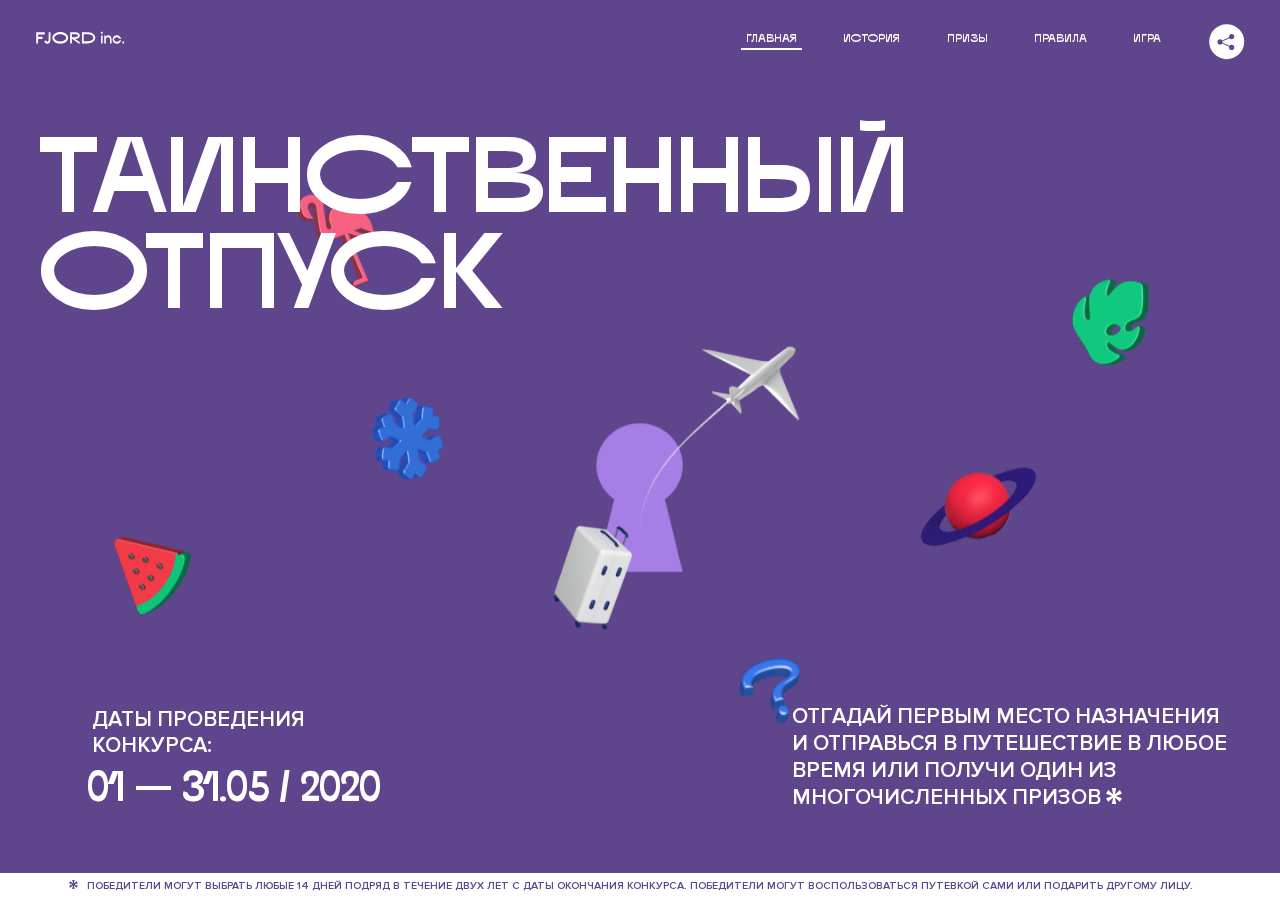
<file: 1/index.html>
<!DOCTYPE html>
<html lang="ru">
<head>
  <meta charset="UTF-8">
  <meta name="description" content="">
  <meta name="viewport" content="width=device-width, initial-scale=1.0">
  <meta http-equiv="X-UA-Compatible" content="ie=edge">
  <title>Mysterious Vacation</title>
<link href="css/style.min.css" rel="stylesheet">  <base href="https://htmlacademy-animation.github.io/2415107-magic-vacation-1/1/">
</head>
<body>

  <header class="page-header js-header">
    <div class="page-header__wrapper">
      <a href="#" class="page-header__logo" aria-label="Перейти на страницу FJORD.Inc">
        <svg width="100" height="15" viewBox="0 0 100 15" fill="none" xmlns="http://www.w3.org/2000/svg">
          <path d="M0.26 1.4V14H2.276V8.906H7.334V6.44H2.276V3.848H9.872V1.4H0.26ZM12.733 14.36C15.127 14.36 16.243 12.65 16.243 9.5V1.4H14.263V8.96C14.263 11.21 13.723 11.876 12.733 11.876C11.833 11.876 11.473 11.3 11.347 10.58L9.36702 10.94C9.63702 13.046 10.663 14.36 12.733 14.36ZM18.3918 7.7C18.3918 11.372 22.3878 14.36 27.3198 14.36C32.2518 14.36 36.2478 11.372 36.2478 7.7C36.2478 4.028 32.2518 1.04 27.3198 1.04C22.3878 1.04 18.3918 4.028 18.3918 7.7ZM20.6058 7.7C20.6058 5.378 23.6118 3.524 27.3198 3.524C30.9918 3.524 33.9798 5.378 33.9798 7.7C33.9798 10.004 30.9918 11.858 27.3198 11.858C23.6118 11.858 20.6058 10.004 20.6058 7.7ZM40.403 14V8.906H40.799L49.079 14.702V12.38L44.039 8.906H44.201C47.999 8.906 49.277 7.304 49.277 5.162C49.277 3.092 47.999 1.4 44.201 1.4H38.387V14H40.403ZM43.535 3.722C45.785 3.722 47.045 4.136 47.045 5.432C47.045 6.764 45.785 7.034 43.535 7.034H40.403V3.722H43.535ZM51.6936 1.382V14H57.8676C62.7456 14 66.7236 11.534 66.7236 7.7C66.7236 3.848 62.7456 1.382 57.8676 1.382H51.6936ZM53.7096 11.624V3.722H57.5436C61.5396 3.722 64.4916 5.018 64.4916 7.7C64.4916 10.238 61.5396 11.624 57.5436 11.624H53.7096ZM73.1832 14.018H74.9832V5H73.1832V14.018ZM72.9132 1.976C72.9132 2.57 73.3992 3.092 74.0832 3.092C74.7492 3.092 75.2352 2.57 75.2352 1.976C75.2352 1.382 74.7672 0.805999 74.0832 0.805999C73.3812 0.805999 72.9132 1.382 72.9132 1.976ZM76.7867 14H78.5687V9.104C78.7487 8.006 79.5947 6.962 81.0887 6.962C82.1147 6.962 83.2667 7.448 83.2667 9.554V14H85.0487V9.014C85.0487 6.152 83.2307 4.73 81.3587 4.73C79.9187 4.73 79.0727 5.558 78.5687 6.854V5H76.7867V14ZM90.9898 14.27C93.5098 14.27 95.3818 12.506 95.7238 10.328H94.0498C93.7258 11.3 92.6998 12.02 90.9898 12.02C88.8478 12.02 87.7678 10.922 87.7678 9.59C87.7678 8.24 88.8478 6.962 90.9898 6.962C92.7538 6.962 93.7978 7.844 94.0858 8.924H95.7418C95.4358 6.71 93.6178 4.73 90.9898 4.73C88.0918 4.73 86.1298 7.124 86.1298 9.59C86.1298 12.074 88.1278 14.27 90.9898 14.27ZM97.0693 12.938C97.0693 13.658 97.5553 14.144 98.2753 14.144C98.9953 14.144 99.4813 13.658 99.4813 12.938C99.4813 12.2 98.9953 11.714 98.2753 11.714C97.5553 11.714 97.0693 12.2 97.0693 12.938Z" fill="currentColor"></path>
        </svg>
      </a>
      <button class="page-header__toggler js-menu-toggler" type="button" aria-label="Управление мобильным меню"><span>Меню</span></button>
      <nav class="page-header__nav">
        <div class="page-header__menu js-menu" id="menu">
          <ul>
            <li>
              <a class="js-menu-link active" href="#top" data-href="top">главная</a>
            </li>
            <li>
              <a class="js-menu-link" href="#story" data-href="story">история</a>
            </li>
            <li>
              <a class="js-menu-link" href="#prizes" data-href="prizes">призы</a>
            </li>
            <li>
              <a class="js-menu-link" href="#rules" data-href="rules">правила</a>
            </li>
            <li>
              <a class="js-menu-link" href="#game" data-href="game">игра</a>
            </li>
          </ul>
        </div>
        <div class="page-header__social">
          <div class="social-block js-social-block">
            <button class="social-block__toggler" aria-label="Управлять блоком с социальными кнопками">
              <svg width="26" height="22" viewBox="0 0 27 22" fill="none" xmlns="http://www.w3.org/2000/svg">
                <path d="M19.6721 7.43664C21.6273 7.43664 23.213 5.85095 23.213 3.89566C23.213 1.94037 21.6273 0.354675 19.6721 0.354675C17.7168 0.354675 16.1311 1.94037 16.1311 3.89566C16.1311 4.19968 16.1728 4.49178 16.2458 4.77345L7.21751 8.95527C6.57519 8.05214 5.52303 7.46049 4.33078 7.46049C2.37549 7.46049 0.789795 9.04618 0.789795 11.0015C0.789795 12.9568 2.37549 14.5425 4.33078 14.5425C5.52303 14.5425 6.57668 13.9508 7.21751 13.0477L16.2458 17.2295C16.1743 17.5112 16.1311 17.8033 16.1311 18.1073C16.1311 20.0626 17.7168 21.6483 19.6721 21.6483C21.6273 21.6483 23.213 20.0626 23.213 18.1073C23.213 16.152 21.6273 14.5663 19.6721 14.5663C18.4798 14.5663 17.4262 15.158 16.7853 16.0611L7.75701 11.8793C7.82854 11.5976 7.87176 11.3055 7.87176 11.0015C7.87176 10.6974 7.83003 10.4053 7.75701 10.1237L16.7853 5.94186C17.4262 6.84499 18.4783 7.43664 19.6721 7.43664Z" fill="currentColor"></path>
              </svg>
            </button>
            <ul class="social-block__list">
              <li>
                <a class="social-block__link social-block__link--fb" href="#" aria-label="Мы на Facebook">
                  <svg width="8" height="17" viewBox="0 0 8 17" fill="none" xmlns="http://www.w3.org/2000/svg">
                    <path d="M4.24646 16.9899H1.09275L1.05793 8.49828H0V5.30707H1.05793V3.81124C1.05793 1.42084 2.57654 0 5.21735 0H7.41758V3.18585H5.30841C4.28262 3.18585 4.2478 3.48582 4.2478 4.24914V5.30707H7.42964L7.16716 8.49828H4.2478V16.9899H4.24646Z" fill="currentColor"></path>
                  </svg>
                </a>
              </li>
              <li>
                <a class="social-block__link social-block__link--insta" href="#" aria-label="Мы в Instagram">
                  <svg width="15" height="15" viewBox="0 0 15 15" fill="none" xmlns="http://www.w3.org/2000/svg">
                    <path d="M11.0197 0H4.19806C2.14246 0 0.471191 1.66993 0.471191 3.72285V10.5499C0.471191 12.6082 2.14112 14.2727 4.19806 14.2727H11.0197C13.0753 14.2727 14.7466 12.6082 14.7466 10.5499V3.72285C14.7466 1.67127 13.0753 0 11.0197 0ZM11.0197 12.4849H4.19806C3.13076 12.4849 2.26432 11.6158 2.26432 10.5512V3.72419C2.26432 2.65956 3.13076 1.79715 4.19806 1.79715H11.0197C12.087 1.79715 12.9535 2.6609 12.9535 3.72419V10.5512C12.9535 11.6145 12.087 12.4849 11.0197 12.4849Z" fill="currentColor"></path>
                    <path d="M7.60887 3.11084C5.38989 3.11084 3.58203 4.9187 3.58203 7.14036C3.58203 9.35532 5.38989 11.1645 7.60887 11.1645C9.83053 11.1645 11.6357 9.35666 11.6357 7.14036C11.6357 4.9187 9.83053 3.11084 7.60887 3.11084ZM7.60887 9.36871C6.37551 9.36871 5.37784 8.37372 5.37784 7.14036C5.37784 5.90699 6.37551 4.90665 7.60887 4.90665C8.83822 4.90665 9.84259 5.90833 9.84259 7.14036C9.84392 8.37238 8.83822 9.36871 7.60887 9.36871Z" fill="currentColor"></path>
                    <path d="M11.3573 2.35962C10.8256 2.35962 10.3931 2.79752 10.3931 3.32381C10.3931 3.85546 10.8256 4.29336 11.3573 4.29336C11.8862 4.29336 12.3215 3.85546 12.3215 3.32381C12.3215 2.79752 11.8862 2.35962 11.3573 2.35962Z" fill="currentColor"></path>
                  </svg>
                </a>
              </li>
              <li>
                <a class="social-block__link social-block__link--vk" href="#" aria-label="Мы ВКонтакте">
                  <svg width="17" height="10" viewBox="0 0 17 10" fill="none" xmlns="http://www.w3.org/2000/svg">
                    <path d="M14.1234 4.9002C14.1234 4.9002 16.3623 1.72708 16.5866 0.680242C16.6595 0.312285 16.4947 0.103188 16.1069 0.103188C16.1069 0.103188 14.8193 0.103188 14.168 0.103188C13.7235 0.103188 13.5587 0.293278 13.4235 0.579768C13.4235 0.579768 12.3724 2.82553 11.0969 4.24712C10.6861 4.70333 10.4781 4.84318 10.2511 4.84318C10.0646 4.84318 9.98625 4.6911 9.98625 4.27834V0.649016C9.98625 0.147997 9.92545 0.00135496 9.5066 0.00135496H6.39628C6.15578 0.00135496 6.0085 0.134417 6.0085 0.324506C6.0085 0.801084 6.73406 0.908351 6.73406 2.20231V4.87305C6.73406 5.40529 6.70569 5.61575 6.45303 5.61575C5.78016 5.61575 4.19528 3.30618 3.30623 0.678887C3.12923 0.145282 2.93737 0 2.43475 0H0.486409C0.205373 0 0 0.190085 0 0.476576C0 0.991172 0.60666 3.40801 2.99277 6.64358C4.59927 8.8201 6.70569 10 8.60269 10C9.76196 10 10.0416 9.80312 10.0416 9.31432V7.63883C10.0416 7.22607 10.2065 7.04956 10.4429 7.04956C10.7078 7.04956 11.1847 7.13238 12.2805 8.22268C13.5843 9.47862 13.6762 10 14.3896 10H16.5676C16.7919 10 17 9.89273 17 9.52342C17 9.02919 16.3623 8.15343 15.384 7.10659C14.9801 6.56755 14.3302 5.98914 14.1248 5.72301C13.8275 5.40801 13.9154 5.23014 14.1234 4.9002Z" fill="currentColor"></path>
                  </svg>
                </a>
              </li>
            </ul>
          </div>
        </div>
      </nav>
    </div>
  </header>

  <main class="page-content">

    <section class="animation-screen"></section>

    <section class="screen screen--hidden screen--intro" id="top">
      <div class="screen__wrapper">
        <div class="intro">
          <h1 class="intro__title">Таинственный отпуск</h1>
          <div class="intro__content">
            <div class="intro__info">
              <p class="intro__label">Даты проведения конкурса:</p>
              <p class="intro__date">01 — 31.05 / 2020</p>
            </div>
            <div class="intro__message">
              <p>
                Отгадай первым место назначения и&nbsp;отправься в&nbsp;путешествие в&nbsp;любое время или получи один из многочисленных призов
                <svg width="16" height="16" viewBox="0 0 10 10" fill="none" xmlns="http://www.w3.org/2000/svg">
                  <path d="M0 6.35337L3.90271 4.99012L0 3.64663L1.34615 1.32374L4.44287 4.01073L3.67364 0H6.34615L5.57692 4.01073L8.65385 1.32374L10 3.64663L6.13405 4.99012L10 6.35337L8.65385 8.65651L5.57692 5.98927L6.34615 10H3.67364L4.44287 5.96952L1.34615 8.65651L0 6.35337Z" fill="currentColor"></path>
                </svg>
              </p>
            </div>
          </div>
        </div>
      </div>
      <div class="screen__footer js-footer">
        <button class="screen__footer-enlarge js-footer-toggler" type="button" aria-label="Показать сообщение">
          <svg width="10" height="10" viewBox="0 0 10 10" fill="none" xmlns="http://www.w3.org/2000/svg">
            <path d="M0 6.35337L3.90271 4.99012L0 3.64663L1.34615 1.32374L4.44287 4.01073L3.67364 0H6.34615L5.57692 4.01073L8.65385 1.32374L10 3.64663L6.13405 4.99012L10 6.35337L8.65385 8.65651L5.57692 5.98927L6.34615 10H3.67364L4.44287 5.96952L1.34615 8.65651L0 6.35337Z" fill="currentColor"></path>
          </svg>
        </button>
        <button class="screen__footer-collapse js-footer-toggler" type="button" aria-label="Скрыть сообщение">
          <svg width="13" height="13" viewBox="0 0 13 13" fill="none" xmlns="http://www.w3.org/2000/svg">
            <line x1="12.3536" y1="0.353553" x2="0.738349" y2="11.9688" stroke="currentColor"></line>
            <line x1="0.738319" y1="0.539925" x2="12.3535" y2="12.1551" stroke="currentColor"></line>
          </svg>
        </button>
        <div class="screen__footer-wrapper">
          <div class="screen__footer-announce">
            <p class="screen__footer-label">Даты проведения конкурса:</p>
            <p class="screen__footer-date">01 — 31.05 / 2020</p>
          </div>
          <div class="screen__footer-note">
            <p>
              <svg width="10" height="10" viewBox="0 0 10 10" fill="none" xmlns="http://www.w3.org/2000/svg">
                <path d="M0 6.35337L3.90271 4.99012L0 3.64663L1.34615 1.32374L4.44287 4.01073L3.67364 0H6.34615L5.57692 4.01073L8.65385 1.32374L10 3.64663L6.13405 4.99012L10 6.35337L8.65385 8.65651L5.57692 5.98927L6.34615 10H3.67364L4.44287 5.96952L1.34615 8.65651L0 6.35337Z" fill="currentColor"></path>
              </svg>
              <span>Победители могут выбрать любые 14 дней подряд в&nbsp;течение двух лет с&nbsp;даты окончания конкурса. Победители могут воспользоваться путевкой сами или подарить другому лицу.</span>
            </p>
          </div>
        </div>
      </div>
    </section>

    <section class="screen screen--hidden screen--story" id="story">

      <div class="slider swiper-container js-slider">

        <div class="swiper-wrapper">

          <div class="slider__item swiper-slide">
            <h2 class="slider__item-title">История</h2>
            <p class="slider__item-text">Джеймс Таргет был основателем компании &laquo;Fjord Inc.&raquo;. С&nbsp;1965 года &laquo;Fjord Inc.&raquo; прославилась надёжными и&nbsp;удобными чемоданами и&nbsp;аксессуарами для туристов.</p>
          </div>

          <div class="slider__item swiper-slide">
            <p class="slider__item-text">Когда Джеймсу было 7&nbsp;лет, в&nbsp;их&nbsp;доме гостил дядюшка и&nbsp;развлекал детей рассказами о&nbsp;своей поездке в&nbsp;место, показавшееся малышу Таргету невероятным. Тогда Джеймс решил, что однажды посетит его, но&nbsp;не&nbsp;будет рассказывать о&nbsp;мечте, пока не&nbsp;осуществит.</p>
          </div>

          <div class="slider__item swiper-slide">
            <p class="slider__item-text">Джеймс Таргет стал увлеченным путешественником. Он&nbsp;посетил 5&nbsp;континентов, 126&nbsp;стран.</p>
          </div>

          <div class="slider__item swiper-slide">
            <p class="slider__item-text">Он&nbsp;сплавлялся по&nbsp;Амазонке и&nbsp;погружался в&nbsp;пещеры Франции, медитировал в&nbsp;горах Тибета и&nbsp;пожимал руку вождя племени Акугауа.</p>
          </div>

          <div class="slider__item swiper-slide">
            <p class="slider__item-text">Из&nbsp;своих поездок Джеймс Таргет привозил идеи, как сделать свои чемоданы &laquo;Fjord Inc.&raquo; удобными и&nbsp;приспособленными к&nbsp;разным дорожным условиям.</p>
          </div>

          <div class="slider__item swiper-slide">
            <p class="slider__item-text">Всё это время Джеймс не&nbsp;оставлял идею поездки своей мечты. Однако, как только он&nbsp;брался за&nbsp;планирование, возникали препятствия, не&nbsp;позволяющие отправиться туда.</p>
          </div>

          <div class="slider__item swiper-slide">
            <p class="slider__item-text">В&nbsp;возрасте 67&nbsp;лет Джеймс Таргет попал под лавину и&nbsp;погиб. В&nbsp;своём завещании он&nbsp;поручил отправить в&nbsp;заветное путешествие трёх смельчаков, единых с&nbsp;ним духом.</p>
          </div>

          <div class="slider__item swiper-slide">
            <p class="slider__item-text">Тех, кто сможет узнать таинственное место, задавая вопросы специально обученному ИИ&nbsp;&laquo;Соне&raquo;, ждет фантастическое путешествие.</p>
          </div>
        </div>
        <div class="slider__controls">
          <button class="slider__control slider__control--prev js-control-prev" type="button" aria-label="Показать предыдущую историю">
            <svg width="12" height="22" viewBox="0 0 12 22" fill="none" xmlns="http://www.w3.org/2000/svg">
              <path d="M11 1L1 11L11 21" stroke="currentColor" stroke-width="2" stroke-linejoin="round"></path>
            </svg>
          </button>
          <button class="slider__control slider__control--next js-control-next" type="button" aria-label="Показать следующую историю">
            <svg width="12" height="22" viewBox="0 0 12 22" fill="none" xmlns="http://www.w3.org/2000/svg">
              <path d="M1 1L11 11L1 21" stroke="currentColor" stroke-width="2" stroke-linejoin="round"></path>
            </svg>
          </button>
        </div>
        <div class="slider__pagination swiper-pagination"></div>
      </div>
    </section>

    <section class="screen screen--hidden screen--prizes" id="prizes">
      <div class="screen__wrapper">
        <div class="prizes">
          <h2 class="prizes__title">ПРизы</h2>
          <div class="prizes__lead">
            <p>Найди ответ и&nbsp;получи один из&nbsp;призов:</p>
          </div>
          <ul class="prizes__list">
            <li class="prizes__item prizes__item--journeys">
              <div class="prizes__icon">
                <picture>
                  <source srcset="img/prize1-mob.svg" media="(orientation: portrait)">
                  <img src="img/prize1.svg" alt="">
                </picture>
              </div>
              <p class="prizes__desc">
                <b>3</b>
                <span>загадочных путешествия</span>
              </p>
            </li>
            <li class="prizes__item prizes__item--cases">
              <div class="prizes__icon">
                <picture>
                  <source srcset="img/prize2-mob.svg" media="(orientation: portrait)">
                  <img src="img/prize2.svg" alt="">
                </picture>
              </div>
              <p class="prizes__desc">
                <b>7</b>
                <span>надежных чемоданов</span>
              </p>
            </li>
            <li class="prizes__item prizes__item--codes">
              <div class="prizes__icon">
                <picture>
                  <source srcset="img/prize3-mob.svg" media="(orientation: portrait)">
                  <img src="img/prize3.svg" alt="">
                </picture>
              </div>
              <p class="prizes__desc">
                <b>900</b>
                <span>
                  промокодов на&nbsp;скидку 15%
                  <svg width="10" height="10" viewBox="0 0 10 10" fill="none" xmlns="http://www.w3.org/2000/svg">
                    <path d="M0 6.35337L3.90271 4.99012L0 3.64663L1.34615 1.32374L4.44287 4.01073L3.67364 0H6.34615L5.57692 4.01073L8.65385 1.32374L10 3.64663L6.13405 4.99012L10 6.35337L8.65385 8.65651L5.57692 5.98927L6.34615 10H3.67364L4.44287 5.96952L1.34615 8.65651L0 6.35337Z" fill="currentColor"></path>
                  </svg>
                </span>
              </p>
            </li>
          </ul>
        </div>
      </div>
      <div class="screen__footer js-footer">
        <button class="screen__footer-enlarge js-footer-toggler" type="button" aria-label="Показать сообщение">
          <svg width="10" height="10" viewBox="0 0 10 10" fill="none" xmlns="http://www.w3.org/2000/svg">
            <path d="M0 6.35337L3.90271 4.99012L0 3.64663L1.34615 1.32374L4.44287 4.01073L3.67364 0H6.34615L5.57692 4.01073L8.65385 1.32374L10 3.64663L6.13405 4.99012L10 6.35337L8.65385 8.65651L5.57692 5.98927L6.34615 10H3.67364L4.44287 5.96952L1.34615 8.65651L0 6.35337Z" fill="currentColor"></path>
          </svg>
        </button>
        <button class="screen__footer-collapse js-footer-toggler" type="button" aria-label="Скрыть сообщение">
          <svg width="13" height="13" viewBox="0 0 13 13" fill="none" xmlns="http://www.w3.org/2000/svg">
            <line x1="12.3536" y1="0.353553" x2="0.738349" y2="11.9688" stroke="currentColor"></line>
            <line x1="0.738319" y1="0.539925" x2="12.3535" y2="12.1551" stroke="currentColor"></line>
          </svg>
        </button>
        <div class="screen__footer-wrapper">
          <div class="screen__footer-announce">
            <p class="screen__footer-label">Даты проведения конкурса:</p>
            <p class="screen__footer-date">01 — 31.05 / 2020</p>
          </div>
          <div class="screen__footer-note">
            <p>
              <svg width="10" height="10" viewBox="0 0 10 10" fill="none" xmlns="http://www.w3.org/2000/svg">
                <path d="M0 6.35337L3.90271 4.99012L0 3.64663L1.34615 1.32374L4.44287 4.01073L3.67364 0H6.34615L5.57692 4.01073L8.65385 1.32374L10 3.64663L6.13405 4.99012L10 6.35337L8.65385 8.65651L5.57692 5.98927L6.34615 10H3.67364L4.44287 5.96952L1.34615 8.65651L0 6.35337Z" fill="currentColor"></path>
              </svg>
              <span>Скидка&nbsp;15% на&nbsp;единоразовое приобретение путёвки с&nbsp;1&nbsp;июня 2020 по&nbsp;31&nbsp;мая 2022&nbsp;года. Суммируется с&nbsp;другими акциями</span>
            </p>
          </div>
        </div>
      </div>
    </section>

    <section class="screen screen--hidden screen--rules" id="rules">
      <div class="screen__wrapper">
        <div class="rules">
          <h2 class="rules__title">Правила</h2>
          <div class="rules__lead">
            <p>Для того чтобы получить наследство Джеймса Таргета, тебе нужно выведать у&nbsp;&laquo;Сони&raquo;, куда предстоит отправиться тебе в&nbsp;случае победы</p>
          </div>
          <ol class="rules__list">
            <li class="rules__item">
              <p>Тебе отводится <br>5&nbsp;минут</p>
            </li>
            <li class="rules__item">
              <p>Задавай любые вопросы в&nbsp;текстовом поле</p>
            </li>
            <li class="rules__item">
              <p>Нажимай кнопку &laquo;Узнать&raquo;, чтобы получить ответ</p>
            </li>
            <li class="rules__item">
              <p>&laquo;Соня&raquo; может отвечать только&nbsp;Да или Нет</p>
            </li>
          </ol>
          <a href="#game" class="rules__link btn">Погнали!</a>
        </div>
      </div>
      <div class="screen__disclaimer">
        <div class="disclaimer">
          <ul>
            <li>
              <a href="#">Правовая информация</a>
            </li>
            <li>
              <a href="#">Подробные правила</a>
            </li>
          </ul>
        </div>
      </div>
    </section>

    <section class="screen screen--hidden screen--game" id="game">
      <div class="screen__wrapper">
        <div class="game">
          <div class="game__header">
            <h2 class="game__title">Игра</h2>
            <div class="game__counter">
              <span>05</span>:<span>00</span>
            </div>
          </div>
          <div class="game__body">
            <div class="chat">
              <div class="chat__body js-chat">
                <ul class="chat__list" id="messages"></ul>
              </div>
              <div class="chat__footer">
                <form action="#" method="post" class="form" id="message-form">
                  <label for="message-field" class="visually-hidden">Поле для ввода вопроса</label>
                  <input type="text" class="form__field" id="message-field">
                  <button class="form__button btn">
                    Узнать
                    <svg width="18" height="19" viewBox="0 0 18 19" fill="none" xmlns="http://www.w3.org/2000/svg">
                      <path stroke="currentColor" stroke-width="2" d="M9 19V1"></path>
                      <path d="M1 9l8-8 8 8" stroke="currentColor" stroke-width="2" stroke-linejoin="round"></path>
                    </svg>
                  </button>
                </form>
              </div>
            </div>
          </div>
          <!-- временные кнопки для показа результата -->
          <div class="game__buttons">
            <button class="game__button btn js-show-result" type="button" data-target="result">Положительный результат</button>
            <button class="game__button btn js-show-result" type="button" data-target="result2">Положительный результат - 2</button>
            <button class="game__button btn js-show-result" type="button" data-target="result3">Отрицательный результат</button>
          </div>
        </div>
      </div>
    </section>

    <section class="screen screen--hidden screen--result" id="result">
      <div class="screen__wrapper">
        <div class="result result--trip">
          <div class="result__image">
            <picture>
              <source srcset="img/result1-mob.png 1x, img/result1-mob@2x.png 2x" media="(max-width: 768px) and (orientation: portrait)">
              <img src="img/result1.png" srcset="img/result1@2x.png 2x" alt="">
            </picture>
          </div>
          <h2 class="result__title">
            <span class="visually-hidden">ПОбеда!</span>
            <svg xmlns="http://www.w3.org/2000/svg" viewBox="0 0 568.85 109.24">
              <path d="M16,24.44V92H2.6V8H75V92H61.52V24.44H16Z" transform="translate(-2.1 -1.5)" fill="none" stroke="currentColor"></path>
              <path d="M148.76,5.6c32.88,0,59.52,19.92,59.52,44.4s-26.64,44.4-59.52,44.4S89.24,74.48,89.24,50,115.88,5.6,148.76,5.6Zm0,72.12c24.48,0,44.4-12.36,44.4-27.72s-19.92-27.84-44.4-27.84C124,22.16,104,34.52,104,50S124,77.72,148.76,77.72Z" transform="translate(-2.1 -1.5)" fill="none" stroke="currentColor"></path>
              <path d="M287.36,8V24.44H236v14.4h25.32c25.44,0,34,11.16,34,26.52,0,15.6-8.52,26.64-34,26.64H222.56V8h64.8ZM256.88,76.52c15.12,0,23.52-2,23.52-11.52S272,54.44,256.88,54.44H236V76.52h20.88Z" transform="translate(-2.1 -1.5)" fill="none" stroke="currentColor"></path>
              <path d="M371.47,8V24.44H320.84V41.6h33.6V58h-33.6V75.56h50.64V92H307.4V8h64.08Z" transform="translate(-2.1 -1.5)" fill="none" stroke="currentColor"></path>
              <path d="M382.39,110.24V75.56h7.44c4.56-4.68,7.8-18.36,8.76-56L399,8h48.6V75.56h10v34.68H442.87V92H397v18.24H382.39Zm51.72-34.68V24.44H411.55v3.12c-0.48,22.44-3.24,37.68-7.2,48h29.76Z" transform="translate(-2.1 -1.5)" fill="none" stroke="currentColor"></path>
              <path d="M463.75,92l28-84h27.12l28.08,84H533.47l-7.8-23.52h-37.8L480.07,92H463.75Zm56.64-40L507,11.84,493.51,52h26.88Z" transform="translate(-2.1 -1.5)" fill="none" stroke="currentColor"></path>
              <path d="M554.12,70.4L555.55,2H569l1.44,68.4H554.12Zm8.28,6.36c4.8,0,8,3.24,8,8.16a8,8,0,1,1-16.08,0C554.35,80,557.59,76.76,562.39,76.76Z" transform="translate(-2.1 -1.5)" fill="none" stroke="currentColor"></path>
            </svg>
          </h2>
          <div class="result__text">
            <p>ты&nbsp;отправляешься в&nbsp;Арктику!</p>
          </div>
          <div class="result__form">
            <form action="#" method="post" class="form form--result">
              <label for="email-field" class="form__label">зарегистрируй результат</label>
              <input type="email" class="form__field" id="email-field" placeholder="e-mail для регистации результата и получения приза" required="">
              <button class="form__button btn">
                отправить
                <svg width="18" height="19" viewBox="0 0 18 19" fill="none" xmlns="http://www.w3.org/2000/svg">
                  <path stroke="currentColor" stroke-width="2" d="M9 19V1"></path>
                  <path d="M1 9l8-8 8 8" stroke="currentColor" stroke-width="2" stroke-linejoin="round"></path>
                </svg>
              </button>
            </form>
          </div>
        </div>
      </div>
    </section>

    <section class="screen screen--hidden screen--result" id="result2">
      <div class="screen__wrapper">
        <div class="result result--prize">
          <div class="result__image">
            <picture>
              <source srcset="img/result2-mob.png 1x, img/result2-mob@2x.png 2x" media="(max-width: 768px) and (orientation: portrait)">
              <img src="img/result2.png" srcset="img/result2@2x.png 2x" alt="">
            </picture>
          </div>
          <h2 class="result__title">
            <span class="visually-hidden">ПОбеда!</span>
            <svg xmlns="http://www.w3.org/2000/svg" viewBox="0 0 568.85 109.24">
              <path d="M16,24.44V92H2.6V8H75V92H61.52V24.44H16Z" transform="translate(-2.1 -1.5)" fill="none" stroke="currentColor"></path>
              <path d="M148.76,5.6c32.88,0,59.52,19.92,59.52,44.4s-26.64,44.4-59.52,44.4S89.24,74.48,89.24,50,115.88,5.6,148.76,5.6Zm0,72.12c24.48,0,44.4-12.36,44.4-27.72s-19.92-27.84-44.4-27.84C124,22.16,104,34.52,104,50S124,77.72,148.76,77.72Z" transform="translate(-2.1 -1.5)" fill="none" stroke="currentColor"></path>
              <path d="M287.36,8V24.44H236v14.4h25.32c25.44,0,34,11.16,34,26.52,0,15.6-8.52,26.64-34,26.64H222.56V8h64.8ZM256.88,76.52c15.12,0,23.52-2,23.52-11.52S272,54.44,256.88,54.44H236V76.52h20.88Z" transform="translate(-2.1 -1.5)" fill="none" stroke="currentColor"></path>
              <path d="M371.47,8V24.44H320.84V41.6h33.6V58h-33.6V75.56h50.64V92H307.4V8h64.08Z" transform="translate(-2.1 -1.5)" fill="none" stroke="currentColor"></path>
              <path d="M382.39,110.24V75.56h7.44c4.56-4.68,7.8-18.36,8.76-56L399,8h48.6V75.56h10v34.68H442.87V92H397v18.24H382.39Zm51.72-34.68V24.44H411.55v3.12c-0.48,22.44-3.24,37.68-7.2,48h29.76Z" transform="translate(-2.1 -1.5)" fill="none" stroke="currentColor"></path>
              <path d="M463.75,92l28-84h27.12l28.08,84H533.47l-7.8-23.52h-37.8L480.07,92H463.75Zm56.64-40L507,11.84,493.51,52h26.88Z" transform="translate(-2.1 -1.5)" fill="none" stroke="currentColor"></path>
              <path d="M554.12,70.4L555.55,2H569l1.44,68.4H554.12Zm8.28,6.36c4.8,0,8,3.24,8,8.16a8,8,0,1,1-16.08,0C554.35,80,557.59,76.76,562.39,76.76Z" transform="translate(-2.1 -1.5)" fill="none" stroke="currentColor"></path>
            </svg>
          </h2>
          <div class="result__text">
            <p>чемодан &laquo;Fjord&nbsp;Inc.&raquo;&nbsp;твой</p>
          </div>
          <div class="result__form">
            <form action="#" method="post" class="form form--result">
              <label for="email-field2" class="form__label">зарегистрируй результат</label>
              <input type="email" class="form__field" id="email-field2" placeholder="e-mail для регистации результата и получения приза" required="">
              <button class="form__button btn">
                отправить
                <svg width="18" height="19" viewBox="0 0 18 19" fill="none" xmlns="http://www.w3.org/2000/svg">
                  <path stroke="currentColor" stroke-width="2" d="M9 19V1"></path>
                  <path d="M1 9l8-8 8 8" stroke="currentColor" stroke-width="2" stroke-linejoin="round"></path>
                </svg>
              </button>
            </form>
          </div>
        </div>
      </div>
    </section>

    <section class="screen screen--hidden screen--result" id="result3">
      <div class="screen__wrapper">
        <div class="result result--negative">
          <div class="result__image">
            <picture>
              <source srcset="img/result3-mob.png 1x, img/result3-mob@2x.png 2x" media="(max-width: 768px) and (orientation: portrait)">
              <img src="img/result3.png" srcset="img/result3@2x.png 2x" alt="">
            </picture>
          </div>
          <h2 class="result__title">
            <span class="visually-hidden">Не угадал!</span>
            <svg xmlns="http://www.w3.org/2000/svg" viewBox="0 0 660.77 109.24">
              <path d="M2.66,92V8H16.1V42.2H53.3V8H66.74V92H53.3V58.64H16.1V92H2.66Z" transform="translate(-2.16 -1.5)" fill="none" stroke="currentColor"></path>
              <path d="M147.62,8V24.44H97V41.6h33.6V58H97V75.56h50.64V92H83.54V8h64.08Z" transform="translate(-2.16 -1.5)" fill="none" stroke="currentColor"></path>
              <path d="M199.22,8l20.52,42.36L235.34,8h16.44l-31,84H204.38l9.48-25.92L185.78,8h13.44Z" transform="translate(-2.16 -1.5)" fill="none" stroke="currentColor"></path>
              <path d="M273.74,24.44V92H260.3V8h50.16V24.44H273.74Z" transform="translate(-2.16 -1.5)" fill="none" stroke="currentColor"></path>
              <path d="M307.1,92l28-84h27.12l28.08,84H376.82L369,68.48h-37.8L323.42,92H307.1Zm56.64-40L350.3,11.84,336.86,52h26.88Z" transform="translate(-2.16 -1.5)" fill="none" stroke="currentColor"></path>
              <path d="M396.38,110.24V75.56h7.44c4.56-4.68,7.8-18.36,8.76-56L412.94,8h48.6V75.56h10v34.68H456.86V92H411v18.24H396.38ZM448.1,75.56V24.44H425.54v3.12c-0.48,22.44-3.24,37.68-7.2,48H448.1Z" transform="translate(-2.16 -1.5)" fill="none" stroke="currentColor"></path>
              <path d="M477.74,92l28-84h27.12L560.9,92H547.46l-7.8-23.52h-37.8L494.06,92H477.74Zm56.64-40-13.44-40.2L507.5,52h26.88Z" transform="translate(-2.16 -1.5)" fill="none" stroke="currentColor"></path>
              <path d="M568.7,76.88a13.77,13.77,0,0,0,5,1c6.6,0,10.44-6.24,12-58.32L586.22,8h46.2V92H619V24.44H598.82l-0.12,3.12C597.14,81,589,94.4,573.74,94.4a28.55,28.55,0,0,1-6.72-.84Z" transform="translate(-2.16 -1.5)" fill="none" stroke="currentColor"></path>
              <path d="M646.1,70.4L647.54,2H661l1.44,68.4H646.1Zm8.28,6.36c4.8,0,8,3.24,8,8.16a8,8,0,0,1-16.08,0C646.34,80,649.58,76.76,654.38,76.76Z" transform="translate(-2.16 -1.5)" fill="none" stroke="currentColor"></path>
            </svg>
          </h2>
          <button class="result__button js-play" type="button">
            не сдавайся!
            <span>
              <svg width="27" height="22" viewBox="0 0 27 22" fill="none" xmlns="http://www.w3.org/2000/svg">
                <path d="M10.6899 1.47998C5.42992 1.47998 1.16992 5.73998 1.16992 11C1.16992 16.26 5.42992 20.52 10.6899 20.52C15.9499 20.52 20.2099 16.26 20.2099 11V7.13998" stroke="currentColor" stroke-width="2" stroke-miterlimit="10"></path>
                <path d="M15.1099 12.5099L20.1499 7.13989L25.3099 12.6299" stroke="currentColor" stroke-width="2" stroke-miterlimit="10" stroke-linejoin="round"></path>
              </svg>
            </span>
          </button>
        </div>
      </div>
    </section>

  </main>

<script src="js/script.js"></script></body>
</html>
</file>
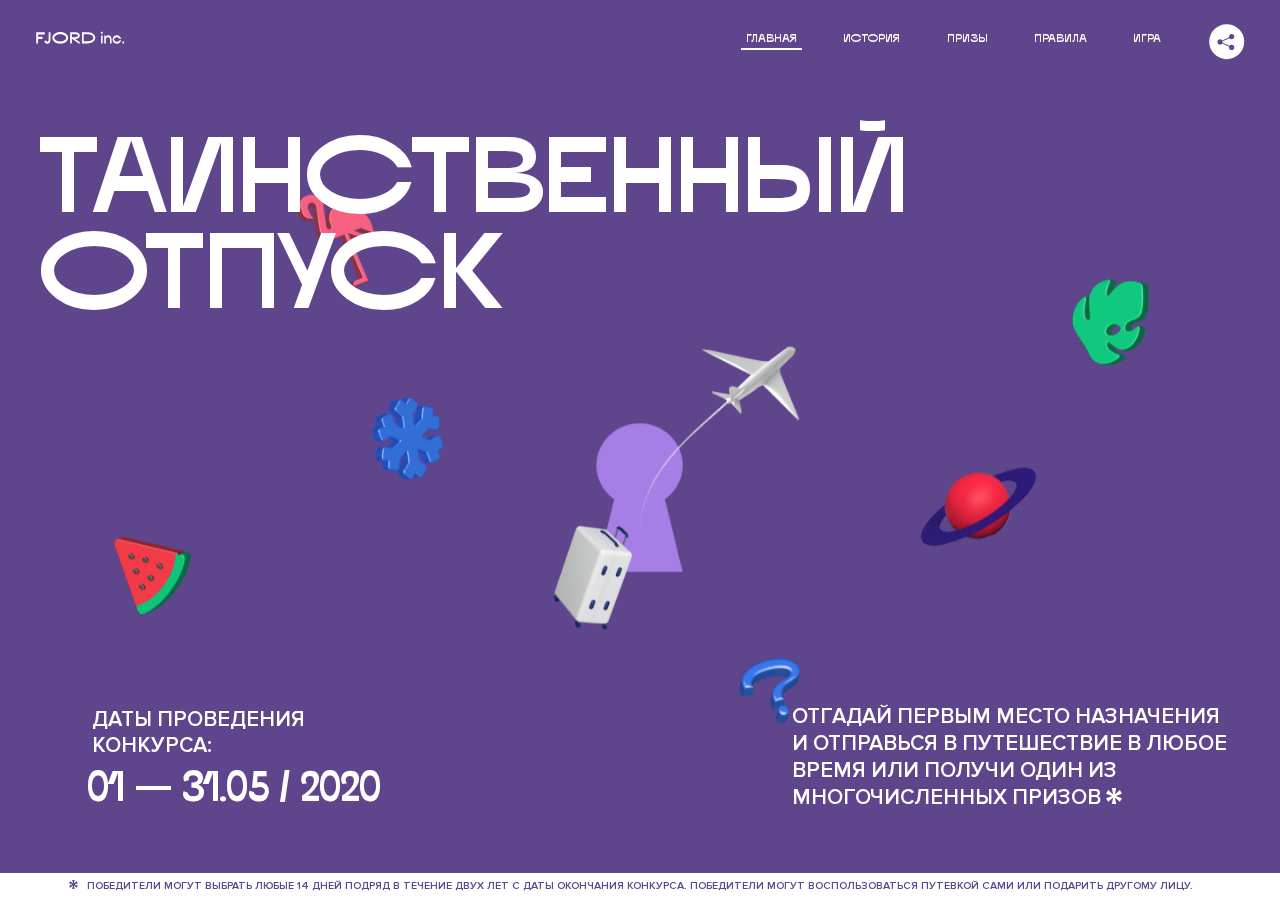
<file: 2/index.html>
<!DOCTYPE html>
<html lang="ru">
<head>
  <meta charset="UTF-8">
  <meta name="description" content="">
  <meta name="viewport" content="width=device-width, initial-scale=1.0">
  <meta http-equiv="X-UA-Compatible" content="ie=edge">
  <title>Mysterious Vacation</title>
<link href="css/style.min.css" rel="stylesheet">  <base href="https://htmlacademy-animation.github.io/2415107-magic-vacation-1/2/">
</head>
<body>

  <header class="page-header js-header">
    <div class="page-header__wrapper">
      <a href="#" class="page-header__logo" aria-label="Перейти на страницу FJORD.Inc">
        <svg width="100" height="15" viewBox="0 0 100 15" fill="none" xmlns="http://www.w3.org/2000/svg">
          <path d="M0.26 1.4V14H2.276V8.906H7.334V6.44H2.276V3.848H9.872V1.4H0.26ZM12.733 14.36C15.127 14.36 16.243 12.65 16.243 9.5V1.4H14.263V8.96C14.263 11.21 13.723 11.876 12.733 11.876C11.833 11.876 11.473 11.3 11.347 10.58L9.36702 10.94C9.63702 13.046 10.663 14.36 12.733 14.36ZM18.3918 7.7C18.3918 11.372 22.3878 14.36 27.3198 14.36C32.2518 14.36 36.2478 11.372 36.2478 7.7C36.2478 4.028 32.2518 1.04 27.3198 1.04C22.3878 1.04 18.3918 4.028 18.3918 7.7ZM20.6058 7.7C20.6058 5.378 23.6118 3.524 27.3198 3.524C30.9918 3.524 33.9798 5.378 33.9798 7.7C33.9798 10.004 30.9918 11.858 27.3198 11.858C23.6118 11.858 20.6058 10.004 20.6058 7.7ZM40.403 14V8.906H40.799L49.079 14.702V12.38L44.039 8.906H44.201C47.999 8.906 49.277 7.304 49.277 5.162C49.277 3.092 47.999 1.4 44.201 1.4H38.387V14H40.403ZM43.535 3.722C45.785 3.722 47.045 4.136 47.045 5.432C47.045 6.764 45.785 7.034 43.535 7.034H40.403V3.722H43.535ZM51.6936 1.382V14H57.8676C62.7456 14 66.7236 11.534 66.7236 7.7C66.7236 3.848 62.7456 1.382 57.8676 1.382H51.6936ZM53.7096 11.624V3.722H57.5436C61.5396 3.722 64.4916 5.018 64.4916 7.7C64.4916 10.238 61.5396 11.624 57.5436 11.624H53.7096ZM73.1832 14.018H74.9832V5H73.1832V14.018ZM72.9132 1.976C72.9132 2.57 73.3992 3.092 74.0832 3.092C74.7492 3.092 75.2352 2.57 75.2352 1.976C75.2352 1.382 74.7672 0.805999 74.0832 0.805999C73.3812 0.805999 72.9132 1.382 72.9132 1.976ZM76.7867 14H78.5687V9.104C78.7487 8.006 79.5947 6.962 81.0887 6.962C82.1147 6.962 83.2667 7.448 83.2667 9.554V14H85.0487V9.014C85.0487 6.152 83.2307 4.73 81.3587 4.73C79.9187 4.73 79.0727 5.558 78.5687 6.854V5H76.7867V14ZM90.9898 14.27C93.5098 14.27 95.3818 12.506 95.7238 10.328H94.0498C93.7258 11.3 92.6998 12.02 90.9898 12.02C88.8478 12.02 87.7678 10.922 87.7678 9.59C87.7678 8.24 88.8478 6.962 90.9898 6.962C92.7538 6.962 93.7978 7.844 94.0858 8.924H95.7418C95.4358 6.71 93.6178 4.73 90.9898 4.73C88.0918 4.73 86.1298 7.124 86.1298 9.59C86.1298 12.074 88.1278 14.27 90.9898 14.27ZM97.0693 12.938C97.0693 13.658 97.5553 14.144 98.2753 14.144C98.9953 14.144 99.4813 13.658 99.4813 12.938C99.4813 12.2 98.9953 11.714 98.2753 11.714C97.5553 11.714 97.0693 12.2 97.0693 12.938Z" fill="currentColor"></path>
        </svg>
      </a>
      <button class="page-header__toggler js-menu-toggler" type="button" aria-label="Управление мобильным меню"><span>Меню</span></button>
      <nav class="page-header__nav">
        <div class="page-header__menu js-menu" id="menu">
          <ul>
            <li>
              <a class="js-menu-link active" href="#top" data-href="top">главная</a>
            </li>
            <li>
              <a class="js-menu-link" href="#story" data-href="story">история</a>
            </li>
            <li>
              <a class="js-menu-link" href="#prizes" data-href="prizes">призы</a>
            </li>
            <li>
              <a class="js-menu-link" href="#rules" data-href="rules">правила</a>
            </li>
            <li>
              <a class="js-menu-link" href="#game" data-href="game">игра</a>
            </li>
          </ul>
        </div>
        <div class="page-header__social">
          <div class="social-block js-social-block">
            <button class="social-block__toggler" aria-label="Управлять блоком с социальными кнопками">
              <svg width="26" height="22" viewBox="0 0 27 22" fill="none" xmlns="http://www.w3.org/2000/svg">
                <path d="M19.6721 7.43664C21.6273 7.43664 23.213 5.85095 23.213 3.89566C23.213 1.94037 21.6273 0.354675 19.6721 0.354675C17.7168 0.354675 16.1311 1.94037 16.1311 3.89566C16.1311 4.19968 16.1728 4.49178 16.2458 4.77345L7.21751 8.95527C6.57519 8.05214 5.52303 7.46049 4.33078 7.46049C2.37549 7.46049 0.789795 9.04618 0.789795 11.0015C0.789795 12.9568 2.37549 14.5425 4.33078 14.5425C5.52303 14.5425 6.57668 13.9508 7.21751 13.0477L16.2458 17.2295C16.1743 17.5112 16.1311 17.8033 16.1311 18.1073C16.1311 20.0626 17.7168 21.6483 19.6721 21.6483C21.6273 21.6483 23.213 20.0626 23.213 18.1073C23.213 16.152 21.6273 14.5663 19.6721 14.5663C18.4798 14.5663 17.4262 15.158 16.7853 16.0611L7.75701 11.8793C7.82854 11.5976 7.87176 11.3055 7.87176 11.0015C7.87176 10.6974 7.83003 10.4053 7.75701 10.1237L16.7853 5.94186C17.4262 6.84499 18.4783 7.43664 19.6721 7.43664Z" fill="currentColor"></path>
              </svg>
            </button>
            <ul class="social-block__list">
              <li>
                <a class="social-block__link social-block__link--fb" href="#" aria-label="Мы на Facebook">
                  <svg width="8" height="17" viewBox="0 0 8 17" fill="none" xmlns="http://www.w3.org/2000/svg">
                    <path d="M4.24646 16.9899H1.09275L1.05793 8.49828H0V5.30707H1.05793V3.81124C1.05793 1.42084 2.57654 0 5.21735 0H7.41758V3.18585H5.30841C4.28262 3.18585 4.2478 3.48582 4.2478 4.24914V5.30707H7.42964L7.16716 8.49828H4.2478V16.9899H4.24646Z" fill="currentColor"></path>
                  </svg>
                </a>
              </li>
              <li>
                <a class="social-block__link social-block__link--insta" href="#" aria-label="Мы в Instagram">
                  <svg width="15" height="15" viewBox="0 0 15 15" fill="none" xmlns="http://www.w3.org/2000/svg">
                    <path d="M11.0197 0H4.19806C2.14246 0 0.471191 1.66993 0.471191 3.72285V10.5499C0.471191 12.6082 2.14112 14.2727 4.19806 14.2727H11.0197C13.0753 14.2727 14.7466 12.6082 14.7466 10.5499V3.72285C14.7466 1.67127 13.0753 0 11.0197 0ZM11.0197 12.4849H4.19806C3.13076 12.4849 2.26432 11.6158 2.26432 10.5512V3.72419C2.26432 2.65956 3.13076 1.79715 4.19806 1.79715H11.0197C12.087 1.79715 12.9535 2.6609 12.9535 3.72419V10.5512C12.9535 11.6145 12.087 12.4849 11.0197 12.4849Z" fill="currentColor"></path>
                    <path d="M7.60887 3.11084C5.38989 3.11084 3.58203 4.9187 3.58203 7.14036C3.58203 9.35532 5.38989 11.1645 7.60887 11.1645C9.83053 11.1645 11.6357 9.35666 11.6357 7.14036C11.6357 4.9187 9.83053 3.11084 7.60887 3.11084ZM7.60887 9.36871C6.37551 9.36871 5.37784 8.37372 5.37784 7.14036C5.37784 5.90699 6.37551 4.90665 7.60887 4.90665C8.83822 4.90665 9.84259 5.90833 9.84259 7.14036C9.84392 8.37238 8.83822 9.36871 7.60887 9.36871Z" fill="currentColor"></path>
                    <path d="M11.3573 2.35962C10.8256 2.35962 10.3931 2.79752 10.3931 3.32381C10.3931 3.85546 10.8256 4.29336 11.3573 4.29336C11.8862 4.29336 12.3215 3.85546 12.3215 3.32381C12.3215 2.79752 11.8862 2.35962 11.3573 2.35962Z" fill="currentColor"></path>
                  </svg>
                </a>
              </li>
              <li>
                <a class="social-block__link social-block__link--vk" href="#" aria-label="Мы ВКонтакте">
                  <svg width="17" height="10" viewBox="0 0 17 10" fill="none" xmlns="http://www.w3.org/2000/svg">
                    <path d="M14.1234 4.9002C14.1234 4.9002 16.3623 1.72708 16.5866 0.680242C16.6595 0.312285 16.4947 0.103188 16.1069 0.103188C16.1069 0.103188 14.8193 0.103188 14.168 0.103188C13.7235 0.103188 13.5587 0.293278 13.4235 0.579768C13.4235 0.579768 12.3724 2.82553 11.0969 4.24712C10.6861 4.70333 10.4781 4.84318 10.2511 4.84318C10.0646 4.84318 9.98625 4.6911 9.98625 4.27834V0.649016C9.98625 0.147997 9.92545 0.00135496 9.5066 0.00135496H6.39628C6.15578 0.00135496 6.0085 0.134417 6.0085 0.324506C6.0085 0.801084 6.73406 0.908351 6.73406 2.20231V4.87305C6.73406 5.40529 6.70569 5.61575 6.45303 5.61575C5.78016 5.61575 4.19528 3.30618 3.30623 0.678887C3.12923 0.145282 2.93737 0 2.43475 0H0.486409C0.205373 0 0 0.190085 0 0.476576C0 0.991172 0.60666 3.40801 2.99277 6.64358C4.59927 8.8201 6.70569 10 8.60269 10C9.76196 10 10.0416 9.80312 10.0416 9.31432V7.63883C10.0416 7.22607 10.2065 7.04956 10.4429 7.04956C10.7078 7.04956 11.1847 7.13238 12.2805 8.22268C13.5843 9.47862 13.6762 10 14.3896 10H16.5676C16.7919 10 17 9.89273 17 9.52342C17 9.02919 16.3623 8.15343 15.384 7.10659C14.9801 6.56755 14.3302 5.98914 14.1248 5.72301C13.8275 5.40801 13.9154 5.23014 14.1234 4.9002Z" fill="currentColor"></path>
                  </svg>
                </a>
              </li>
            </ul>
          </div>
        </div>
      </nav>
    </div>
  </header>

  <main class="page-content">

    <section class="animation-screen"></section>

    <section class="screen screen--hidden screen--intro" id="top">
      <div class="screen__wrapper">
        <div class="intro">
          <h1 class="intro__title">Таинственный отпуск</h1>
          <div class="intro__content">
            <div class="intro__info">
              <p class="intro__label">Даты проведения конкурса:</p>
              <p class="intro__date">01 — 31.05 / 2020</p>
            </div>
            <div class="intro__message">
              <p>
                Отгадай первым место назначения и&nbsp;отправься в&nbsp;путешествие в&nbsp;любое время или получи один из многочисленных призов
                <svg width="16" height="16" viewBox="0 0 10 10" fill="none" xmlns="http://www.w3.org/2000/svg">
                  <path d="M0 6.35337L3.90271 4.99012L0 3.64663L1.34615 1.32374L4.44287 4.01073L3.67364 0H6.34615L5.57692 4.01073L8.65385 1.32374L10 3.64663L6.13405 4.99012L10 6.35337L8.65385 8.65651L5.57692 5.98927L6.34615 10H3.67364L4.44287 5.96952L1.34615 8.65651L0 6.35337Z" fill="currentColor"></path>
                </svg>
              </p>
            </div>
          </div>
        </div>
      </div>
      <div class="screen__footer js-footer">
        <button class="screen__footer-enlarge js-footer-toggler" type="button" aria-label="Показать сообщение">
          <svg width="10" height="10" viewBox="0 0 10 10" fill="none" xmlns="http://www.w3.org/2000/svg">
            <path d="M0 6.35337L3.90271 4.99012L0 3.64663L1.34615 1.32374L4.44287 4.01073L3.67364 0H6.34615L5.57692 4.01073L8.65385 1.32374L10 3.64663L6.13405 4.99012L10 6.35337L8.65385 8.65651L5.57692 5.98927L6.34615 10H3.67364L4.44287 5.96952L1.34615 8.65651L0 6.35337Z" fill="currentColor"></path>
          </svg>
        </button>
        <button class="screen__footer-collapse js-footer-toggler" type="button" aria-label="Скрыть сообщение">
          <svg width="13" height="13" viewBox="0 0 13 13" fill="none" xmlns="http://www.w3.org/2000/svg">
            <line x1="12.3536" y1="0.353553" x2="0.738349" y2="11.9688" stroke="currentColor"></line>
            <line x1="0.738319" y1="0.539925" x2="12.3535" y2="12.1551" stroke="currentColor"></line>
          </svg>
        </button>
        <div class="screen__footer-wrapper">
          <div class="screen__footer-announce">
            <p class="screen__footer-label">Даты проведения конкурса:</p>
            <p class="screen__footer-date">01 — 31.05 / 2020</p>
          </div>
          <div class="screen__footer-note">
            <p>
              <svg width="10" height="10" viewBox="0 0 10 10" fill="none" xmlns="http://www.w3.org/2000/svg">
                <path d="M0 6.35337L3.90271 4.99012L0 3.64663L1.34615 1.32374L4.44287 4.01073L3.67364 0H6.34615L5.57692 4.01073L8.65385 1.32374L10 3.64663L6.13405 4.99012L10 6.35337L8.65385 8.65651L5.57692 5.98927L6.34615 10H3.67364L4.44287 5.96952L1.34615 8.65651L0 6.35337Z" fill="currentColor"></path>
              </svg>
              <span>Победители могут выбрать любые 14 дней подряд в&nbsp;течение двух лет с&nbsp;даты окончания конкурса. Победители могут воспользоваться путевкой сами или подарить другому лицу.</span>
            </p>
          </div>
        </div>
      </div>
    </section>

    <section class="screen screen--hidden screen--story" id="story">

      <div class="slider swiper-container js-slider">

        <div class="swiper-wrapper">

          <div class="slider__item swiper-slide">
            <h2 class="slider__item-title">История</h2>
            <p class="slider__item-text">Джеймс Таргет был основателем компании &laquo;Fjord Inc.&raquo;. С&nbsp;1965 года &laquo;Fjord Inc.&raquo; прославилась надёжными и&nbsp;удобными чемоданами и&nbsp;аксессуарами для туристов.</p>
          </div>

          <div class="slider__item swiper-slide">
            <p class="slider__item-text">Когда Джеймсу было 7&nbsp;лет, в&nbsp;их&nbsp;доме гостил дядюшка и&nbsp;развлекал детей рассказами о&nbsp;своей поездке в&nbsp;место, показавшееся малышу Таргету невероятным. Тогда Джеймс решил, что однажды посетит его, но&nbsp;не&nbsp;будет рассказывать о&nbsp;мечте, пока не&nbsp;осуществит.</p>
          </div>

          <div class="slider__item swiper-slide">
            <p class="slider__item-text">Джеймс Таргет стал увлеченным путешественником. Он&nbsp;посетил 5&nbsp;континентов, 126&nbsp;стран.</p>
          </div>

          <div class="slider__item swiper-slide">
            <p class="slider__item-text">Он&nbsp;сплавлялся по&nbsp;Амазонке и&nbsp;погружался в&nbsp;пещеры Франции, медитировал в&nbsp;горах Тибета и&nbsp;пожимал руку вождя племени Акугауа.</p>
          </div>

          <div class="slider__item swiper-slide">
            <p class="slider__item-text">Из&nbsp;своих поездок Джеймс Таргет привозил идеи, как сделать свои чемоданы &laquo;Fjord Inc.&raquo; удобными и&nbsp;приспособленными к&nbsp;разным дорожным условиям.</p>
          </div>

          <div class="slider__item swiper-slide">
            <p class="slider__item-text">Всё это время Джеймс не&nbsp;оставлял идею поездки своей мечты. Однако, как только он&nbsp;брался за&nbsp;планирование, возникали препятствия, не&nbsp;позволяющие отправиться туда.</p>
          </div>

          <div class="slider__item swiper-slide">
            <p class="slider__item-text">В&nbsp;возрасте 67&nbsp;лет Джеймс Таргет попал под лавину и&nbsp;погиб. В&nbsp;своём завещании он&nbsp;поручил отправить в&nbsp;заветное путешествие трёх смельчаков, единых с&nbsp;ним духом.</p>
          </div>

          <div class="slider__item swiper-slide">
            <p class="slider__item-text">Тех, кто сможет узнать таинственное место, задавая вопросы специально обученному ИИ&nbsp;&laquo;Соне&raquo;, ждет фантастическое путешествие.</p>
          </div>
        </div>
        <div class="slider__controls">
          <button class="slider__control slider__control--prev js-control-prev" type="button" aria-label="Показать предыдущую историю">
            <svg width="12" height="22" viewBox="0 0 12 22" fill="none" xmlns="http://www.w3.org/2000/svg">
              <path d="M11 1L1 11L11 21" stroke="currentColor" stroke-width="2" stroke-linejoin="round"></path>
            </svg>
          </button>
          <button class="slider__control slider__control--next js-control-next" type="button" aria-label="Показать следующую историю">
            <svg width="12" height="22" viewBox="0 0 12 22" fill="none" xmlns="http://www.w3.org/2000/svg">
              <path d="M1 1L11 11L1 21" stroke="currentColor" stroke-width="2" stroke-linejoin="round"></path>
            </svg>
          </button>
        </div>
        <div class="slider__pagination swiper-pagination"></div>
      </div>
    </section>

    <section class="screen screen--hidden screen--prizes" id="prizes">
      <div class="screen__wrapper">
        <div class="prizes">
          <h2 class="prizes__title">ПРизы</h2>
          <div class="prizes__lead">
            <p>Найди ответ и&nbsp;получи один из&nbsp;призов:</p>
          </div>
          <ul class="prizes__list">
            <li class="prizes__item prizes__item--journeys">
              <div class="prizes__icon">
                <picture>
                  <source srcset="img/prize1-mob.svg" media="(orientation: portrait)">
                  <img src="img/prize1.svg" alt="">
                </picture>
              </div>
              <p class="prizes__desc">
                <b>3</b>
                <span>загадочных путешествия</span>
              </p>
            </li>
            <li class="prizes__item prizes__item--cases">
              <div class="prizes__icon">
                <picture>
                  <source srcset="img/prize2-mob.svg" media="(orientation: portrait)">
                  <img src="img/prize2.svg" alt="">
                </picture>
              </div>
              <p class="prizes__desc">
                <b>7</b>
                <span>надежных чемоданов</span>
              </p>
            </li>
            <li class="prizes__item prizes__item--codes">
              <div class="prizes__icon">
                <picture>
                  <source srcset="img/prize3-mob.svg" media="(orientation: portrait)">
                  <img src="img/prize3.svg" alt="">
                </picture>
              </div>
              <p class="prizes__desc">
                <b>900</b>
                <span>
                  промокодов на&nbsp;скидку 15%
                  <svg width="10" height="10" viewBox="0 0 10 10" fill="none" xmlns="http://www.w3.org/2000/svg">
                    <path d="M0 6.35337L3.90271 4.99012L0 3.64663L1.34615 1.32374L4.44287 4.01073L3.67364 0H6.34615L5.57692 4.01073L8.65385 1.32374L10 3.64663L6.13405 4.99012L10 6.35337L8.65385 8.65651L5.57692 5.98927L6.34615 10H3.67364L4.44287 5.96952L1.34615 8.65651L0 6.35337Z" fill="currentColor"></path>
                  </svg>
                </span>
              </p>
            </li>
          </ul>
        </div>
      </div>
      <div class="screen__footer js-footer">
        <button class="screen__footer-enlarge js-footer-toggler" type="button" aria-label="Показать сообщение">
          <svg width="10" height="10" viewBox="0 0 10 10" fill="none" xmlns="http://www.w3.org/2000/svg">
            <path d="M0 6.35337L3.90271 4.99012L0 3.64663L1.34615 1.32374L4.44287 4.01073L3.67364 0H6.34615L5.57692 4.01073L8.65385 1.32374L10 3.64663L6.13405 4.99012L10 6.35337L8.65385 8.65651L5.57692 5.98927L6.34615 10H3.67364L4.44287 5.96952L1.34615 8.65651L0 6.35337Z" fill="currentColor"></path>
          </svg>
        </button>
        <button class="screen__footer-collapse js-footer-toggler" type="button" aria-label="Скрыть сообщение">
          <svg width="13" height="13" viewBox="0 0 13 13" fill="none" xmlns="http://www.w3.org/2000/svg">
            <line x1="12.3536" y1="0.353553" x2="0.738349" y2="11.9688" stroke="currentColor"></line>
            <line x1="0.738319" y1="0.539925" x2="12.3535" y2="12.1551" stroke="currentColor"></line>
          </svg>
        </button>
        <div class="screen__footer-wrapper">
          <div class="screen__footer-announce">
            <p class="screen__footer-label">Даты проведения конкурса:</p>
            <p class="screen__footer-date">01 — 31.05 / 2020</p>
          </div>
          <div class="screen__footer-note">
            <p>
              <svg width="10" height="10" viewBox="0 0 10 10" fill="none" xmlns="http://www.w3.org/2000/svg">
                <path d="M0 6.35337L3.90271 4.99012L0 3.64663L1.34615 1.32374L4.44287 4.01073L3.67364 0H6.34615L5.57692 4.01073L8.65385 1.32374L10 3.64663L6.13405 4.99012L10 6.35337L8.65385 8.65651L5.57692 5.98927L6.34615 10H3.67364L4.44287 5.96952L1.34615 8.65651L0 6.35337Z" fill="currentColor"></path>
              </svg>
              <span>Скидка&nbsp;15% на&nbsp;единоразовое приобретение путёвки с&nbsp;1&nbsp;июня 2020 по&nbsp;31&nbsp;мая 2022&nbsp;года. Суммируется с&nbsp;другими акциями</span>
            </p>
          </div>
        </div>
      </div>
    </section>

    <section class="screen screen--hidden screen--rules" id="rules">
      <div class="screen__wrapper">
        <div class="rules">
          <h2 class="rules__title">Правила</h2>
          <div class="rules__lead">
            <p>Для того чтобы получить наследство Джеймса Таргета, тебе нужно выведать у&nbsp;&laquo;Сони&raquo;, куда предстоит отправиться тебе в&nbsp;случае победы</p>
          </div>
          <ol class="rules__list">
            <li class="rules__item">
              <p>Тебе отводится <br>5&nbsp;минут</p>
            </li>
            <li class="rules__item">
              <p>Задавай любые вопросы в&nbsp;текстовом поле</p>
            </li>
            <li class="rules__item">
              <p>Нажимай кнопку &laquo;Узнать&raquo;, чтобы получить ответ</p>
            </li>
            <li class="rules__item">
              <p>&laquo;Соня&raquo; может отвечать только&nbsp;Да или Нет</p>
            </li>
          </ol>
          <a href="#game" class="rules__link btn">Погнали!</a>
        </div>
      </div>
      <div class="screen__disclaimer">
        <div class="disclaimer">
          <ul>
            <li>
              <a href="#">Правовая информация</a>
            </li>
            <li>
              <a href="#">Подробные правила</a>
            </li>
          </ul>
        </div>
      </div>
    </section>

    <section class="screen screen--hidden screen--game" id="game">
      <div class="screen__wrapper">
        <div class="game">
          <div class="game__header">
            <h2 class="game__title">Игра</h2>
            <div class="game__counter">
              <span>05</span>:<span>00</span>
            </div>
          </div>
          <div class="game__body">
            <div class="chat">
              <div class="chat__body js-chat">
                <ul class="chat__list" id="messages"></ul>
              </div>
              <div class="chat__footer">
                <form action="#" method="post" class="form" id="message-form">
                  <label for="message-field" class="visually-hidden">Поле для ввода вопроса</label>
                  <input type="text" class="form__field" id="message-field">
                  <button class="form__button btn">
                    Узнать
                    <svg width="18" height="19" viewBox="0 0 18 19" fill="none" xmlns="http://www.w3.org/2000/svg">
                      <path stroke="currentColor" stroke-width="2" d="M9 19V1"></path>
                      <path d="M1 9l8-8 8 8" stroke="currentColor" stroke-width="2" stroke-linejoin="round"></path>
                    </svg>
                  </button>
                </form>
              </div>
            </div>
          </div>
          <!-- временные кнопки для показа результата -->
          <div class="game__buttons">
            <button class="game__button btn js-show-result" type="button" data-target="result">Положительный результат</button>
            <button class="game__button btn js-show-result" type="button" data-target="result2">Положительный результат - 2</button>
            <button class="game__button btn js-show-result" type="button" data-target="result3">Отрицательный результат</button>
          </div>
        </div>
      </div>
    </section>

    <section class="screen screen--hidden screen--result" id="result">
      <div class="screen__wrapper">
        <div class="result result--trip">
          <div class="result__image">
            <picture>
              <source srcset="img/result1-mob.png 1x, img/result1-mob@2x.png 2x" media="(max-width: 768px) and (orientation: portrait)">
              <img src="img/result1.png" srcset="img/result1@2x.png 2x" alt="">
            </picture>
          </div>
          <h2 class="result__title">
            <span class="visually-hidden">ПОбеда!</span>
            <svg xmlns="http://www.w3.org/2000/svg" viewBox="0 0 568.85 109.24">
              <path d="M16,24.44V92H2.6V8H75V92H61.52V24.44H16Z" transform="translate(-2.1 -1.5)" fill="none" stroke="currentColor"></path>
              <path d="M148.76,5.6c32.88,0,59.52,19.92,59.52,44.4s-26.64,44.4-59.52,44.4S89.24,74.48,89.24,50,115.88,5.6,148.76,5.6Zm0,72.12c24.48,0,44.4-12.36,44.4-27.72s-19.92-27.84-44.4-27.84C124,22.16,104,34.52,104,50S124,77.72,148.76,77.72Z" transform="translate(-2.1 -1.5)" fill="none" stroke="currentColor"></path>
              <path d="M287.36,8V24.44H236v14.4h25.32c25.44,0,34,11.16,34,26.52,0,15.6-8.52,26.64-34,26.64H222.56V8h64.8ZM256.88,76.52c15.12,0,23.52-2,23.52-11.52S272,54.44,256.88,54.44H236V76.52h20.88Z" transform="translate(-2.1 -1.5)" fill="none" stroke="currentColor"></path>
              <path d="M371.47,8V24.44H320.84V41.6h33.6V58h-33.6V75.56h50.64V92H307.4V8h64.08Z" transform="translate(-2.1 -1.5)" fill="none" stroke="currentColor"></path>
              <path d="M382.39,110.24V75.56h7.44c4.56-4.68,7.8-18.36,8.76-56L399,8h48.6V75.56h10v34.68H442.87V92H397v18.24H382.39Zm51.72-34.68V24.44H411.55v3.12c-0.48,22.44-3.24,37.68-7.2,48h29.76Z" transform="translate(-2.1 -1.5)" fill="none" stroke="currentColor"></path>
              <path d="M463.75,92l28-84h27.12l28.08,84H533.47l-7.8-23.52h-37.8L480.07,92H463.75Zm56.64-40L507,11.84,493.51,52h26.88Z" transform="translate(-2.1 -1.5)" fill="none" stroke="currentColor"></path>
              <path d="M554.12,70.4L555.55,2H569l1.44,68.4H554.12Zm8.28,6.36c4.8,0,8,3.24,8,8.16a8,8,0,1,1-16.08,0C554.35,80,557.59,76.76,562.39,76.76Z" transform="translate(-2.1 -1.5)" fill="none" stroke="currentColor"></path>
            </svg>
          </h2>
          <div class="result__text">
            <p>ты&nbsp;отправляешься в&nbsp;Арктику!</p>
          </div>
          <div class="result__form">
            <form action="#" method="post" class="form form--result">
              <label for="email-field" class="form__label">зарегистрируй результат</label>
              <input type="email" class="form__field" id="email-field" placeholder="e-mail для регистации результата и получения приза" required="">
              <button class="form__button btn">
                отправить
                <svg width="18" height="19" viewBox="0 0 18 19" fill="none" xmlns="http://www.w3.org/2000/svg">
                  <path stroke="currentColor" stroke-width="2" d="M9 19V1"></path>
                  <path d="M1 9l8-8 8 8" stroke="currentColor" stroke-width="2" stroke-linejoin="round"></path>
                </svg>
              </button>
            </form>
          </div>
        </div>
      </div>
    </section>

    <section class="screen screen--hidden screen--result" id="result2">
      <div class="screen__wrapper">
        <div class="result result--prize">
          <div class="result__image">
            <picture>
              <source srcset="img/result2-mob.png 1x, img/result2-mob@2x.png 2x" media="(max-width: 768px) and (orientation: portrait)">
              <img src="img/result2.png" srcset="img/result2@2x.png 2x" alt="">
            </picture>
          </div>
          <h2 class="result__title">
            <span class="visually-hidden">ПОбеда!</span>
            <svg xmlns="http://www.w3.org/2000/svg" viewBox="0 0 568.85 109.24">
              <path d="M16,24.44V92H2.6V8H75V92H61.52V24.44H16Z" transform="translate(-2.1 -1.5)" fill="none" stroke="currentColor"></path>
              <path d="M148.76,5.6c32.88,0,59.52,19.92,59.52,44.4s-26.64,44.4-59.52,44.4S89.24,74.48,89.24,50,115.88,5.6,148.76,5.6Zm0,72.12c24.48,0,44.4-12.36,44.4-27.72s-19.92-27.84-44.4-27.84C124,22.16,104,34.52,104,50S124,77.72,148.76,77.72Z" transform="translate(-2.1 -1.5)" fill="none" stroke="currentColor"></path>
              <path d="M287.36,8V24.44H236v14.4h25.32c25.44,0,34,11.16,34,26.52,0,15.6-8.52,26.64-34,26.64H222.56V8h64.8ZM256.88,76.52c15.12,0,23.52-2,23.52-11.52S272,54.44,256.88,54.44H236V76.52h20.88Z" transform="translate(-2.1 -1.5)" fill="none" stroke="currentColor"></path>
              <path d="M371.47,8V24.44H320.84V41.6h33.6V58h-33.6V75.56h50.64V92H307.4V8h64.08Z" transform="translate(-2.1 -1.5)" fill="none" stroke="currentColor"></path>
              <path d="M382.39,110.24V75.56h7.44c4.56-4.68,7.8-18.36,8.76-56L399,8h48.6V75.56h10v34.68H442.87V92H397v18.24H382.39Zm51.72-34.68V24.44H411.55v3.12c-0.48,22.44-3.24,37.68-7.2,48h29.76Z" transform="translate(-2.1 -1.5)" fill="none" stroke="currentColor"></path>
              <path d="M463.75,92l28-84h27.12l28.08,84H533.47l-7.8-23.52h-37.8L480.07,92H463.75Zm56.64-40L507,11.84,493.51,52h26.88Z" transform="translate(-2.1 -1.5)" fill="none" stroke="currentColor"></path>
              <path d="M554.12,70.4L555.55,2H569l1.44,68.4H554.12Zm8.28,6.36c4.8,0,8,3.24,8,8.16a8,8,0,1,1-16.08,0C554.35,80,557.59,76.76,562.39,76.76Z" transform="translate(-2.1 -1.5)" fill="none" stroke="currentColor"></path>
            </svg>
          </h2>
          <div class="result__text">
            <p>чемодан &laquo;Fjord&nbsp;Inc.&raquo;&nbsp;твой</p>
          </div>
          <div class="result__form">
            <form action="#" method="post" class="form form--result">
              <label for="email-field2" class="form__label">зарегистрируй результат</label>
              <input type="email" class="form__field" id="email-field2" placeholder="e-mail для регистации результата и получения приза" required="">
              <button class="form__button btn">
                отправить
                <svg width="18" height="19" viewBox="0 0 18 19" fill="none" xmlns="http://www.w3.org/2000/svg">
                  <path stroke="currentColor" stroke-width="2" d="M9 19V1"></path>
                  <path d="M1 9l8-8 8 8" stroke="currentColor" stroke-width="2" stroke-linejoin="round"></path>
                </svg>
              </button>
            </form>
          </div>
        </div>
      </div>
    </section>

    <section class="screen screen--hidden screen--result" id="result3">
      <div class="screen__wrapper">
        <div class="result result--negative">
          <div class="result__image">
            <picture>
              <source srcset="img/result3-mob.png 1x, img/result3-mob@2x.png 2x" media="(max-width: 768px) and (orientation: portrait)">
              <img src="img/result3.png" srcset="img/result3@2x.png 2x" alt="">
            </picture>
          </div>
          <h2 class="result__title">
            <span class="visually-hidden">Не угадал!</span>
            <svg xmlns="http://www.w3.org/2000/svg" viewBox="0 0 660.77 109.24">
              <path d="M2.66,92V8H16.1V42.2H53.3V8H66.74V92H53.3V58.64H16.1V92H2.66Z" transform="translate(-2.16 -1.5)" fill="none" stroke="currentColor"></path>
              <path d="M147.62,8V24.44H97V41.6h33.6V58H97V75.56h50.64V92H83.54V8h64.08Z" transform="translate(-2.16 -1.5)" fill="none" stroke="currentColor"></path>
              <path d="M199.22,8l20.52,42.36L235.34,8h16.44l-31,84H204.38l9.48-25.92L185.78,8h13.44Z" transform="translate(-2.16 -1.5)" fill="none" stroke="currentColor"></path>
              <path d="M273.74,24.44V92H260.3V8h50.16V24.44H273.74Z" transform="translate(-2.16 -1.5)" fill="none" stroke="currentColor"></path>
              <path d="M307.1,92l28-84h27.12l28.08,84H376.82L369,68.48h-37.8L323.42,92H307.1Zm56.64-40L350.3,11.84,336.86,52h26.88Z" transform="translate(-2.16 -1.5)" fill="none" stroke="currentColor"></path>
              <path d="M396.38,110.24V75.56h7.44c4.56-4.68,7.8-18.36,8.76-56L412.94,8h48.6V75.56h10v34.68H456.86V92H411v18.24H396.38ZM448.1,75.56V24.44H425.54v3.12c-0.48,22.44-3.24,37.68-7.2,48H448.1Z" transform="translate(-2.16 -1.5)" fill="none" stroke="currentColor"></path>
              <path d="M477.74,92l28-84h27.12L560.9,92H547.46l-7.8-23.52h-37.8L494.06,92H477.74Zm56.64-40-13.44-40.2L507.5,52h26.88Z" transform="translate(-2.16 -1.5)" fill="none" stroke="currentColor"></path>
              <path d="M568.7,76.88a13.77,13.77,0,0,0,5,1c6.6,0,10.44-6.24,12-58.32L586.22,8h46.2V92H619V24.44H598.82l-0.12,3.12C597.14,81,589,94.4,573.74,94.4a28.55,28.55,0,0,1-6.72-.84Z" transform="translate(-2.16 -1.5)" fill="none" stroke="currentColor"></path>
              <path d="M646.1,70.4L647.54,2H661l1.44,68.4H646.1Zm8.28,6.36c4.8,0,8,3.24,8,8.16a8,8,0,0,1-16.08,0C646.34,80,649.58,76.76,654.38,76.76Z" transform="translate(-2.16 -1.5)" fill="none" stroke="currentColor"></path>
            </svg>
          </h2>
          <button class="result__button js-play" type="button">
            не сдавайся!
            <span>
              <svg width="27" height="22" viewBox="0 0 27 22" fill="none" xmlns="http://www.w3.org/2000/svg">
                <path d="M10.6899 1.47998C5.42992 1.47998 1.16992 5.73998 1.16992 11C1.16992 16.26 5.42992 20.52 10.6899 20.52C15.9499 20.52 20.2099 16.26 20.2099 11V7.13998" stroke="currentColor" stroke-width="2" stroke-miterlimit="10"></path>
                <path d="M15.1099 12.5099L20.1499 7.13989L25.3099 12.6299" stroke="currentColor" stroke-width="2" stroke-miterlimit="10" stroke-linejoin="round"></path>
              </svg>
            </span>
          </button>
        </div>
      </div>
    </section>

  </main>

<script src="js/script.js"></script></body>
</html>
</file>
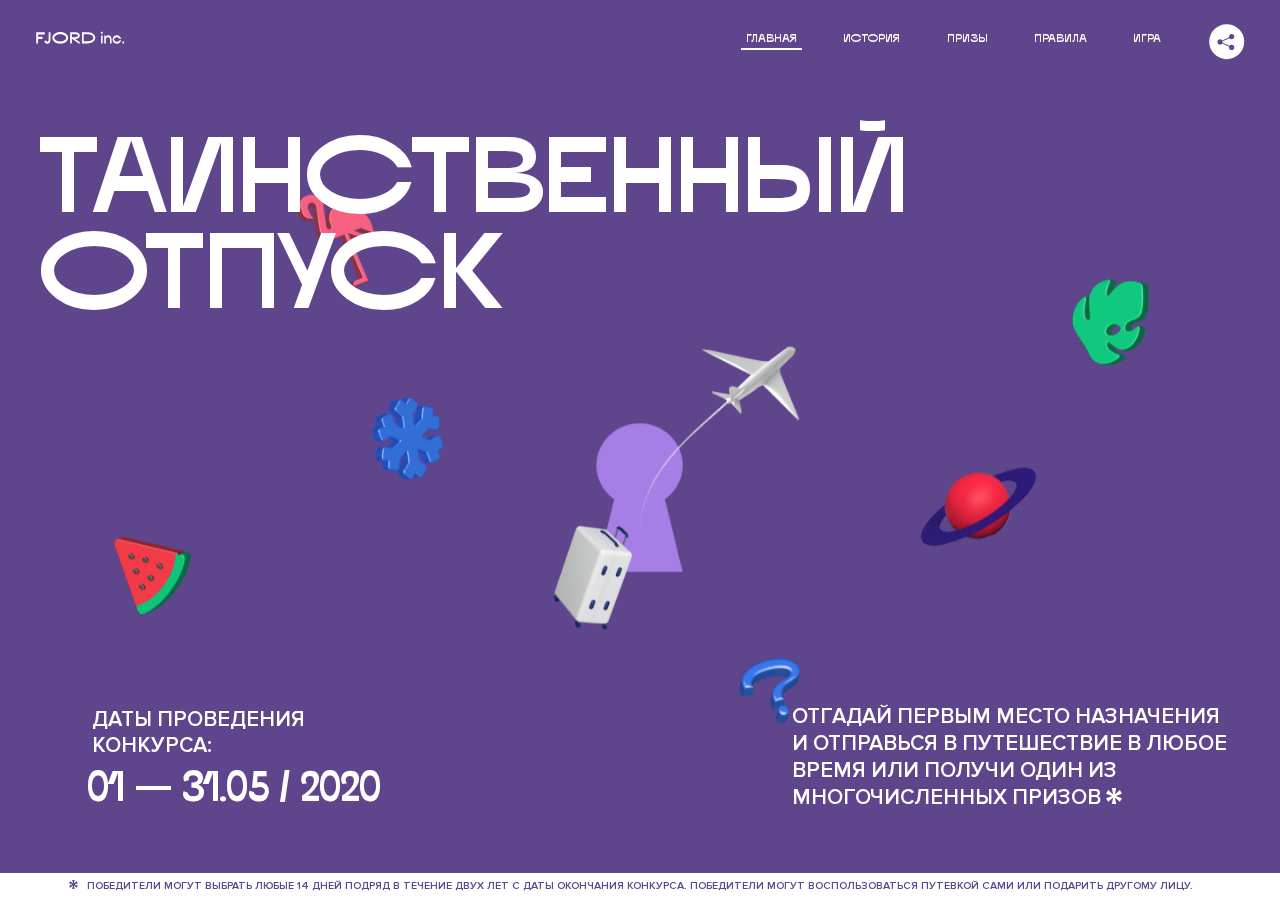
<file: 3/index.html>
<!DOCTYPE html>
<html lang="ru">
<head>
  <meta charset="UTF-8">
  <meta name="description" content="">
  <meta name="viewport" content="width=device-width, initial-scale=1.0">
  <meta http-equiv="X-UA-Compatible" content="ie=edge">
  <title>Mysterious Vacation</title>
<link href="css/style.min.css" rel="stylesheet">  <base href="https://htmlacademy-animation.github.io/2415107-magic-vacation-1/3/">
</head>
<body>

  <header class="page-header js-header">
    <div class="page-header__wrapper">
      <a href="#" class="page-header__logo" aria-label="Перейти на страницу FJORD.Inc">
        <svg width="100" height="15" viewBox="0 0 100 15" fill="none" xmlns="http://www.w3.org/2000/svg">
          <path d="M0.26 1.4V14H2.276V8.906H7.334V6.44H2.276V3.848H9.872V1.4H0.26ZM12.733 14.36C15.127 14.36 16.243 12.65 16.243 9.5V1.4H14.263V8.96C14.263 11.21 13.723 11.876 12.733 11.876C11.833 11.876 11.473 11.3 11.347 10.58L9.36702 10.94C9.63702 13.046 10.663 14.36 12.733 14.36ZM18.3918 7.7C18.3918 11.372 22.3878 14.36 27.3198 14.36C32.2518 14.36 36.2478 11.372 36.2478 7.7C36.2478 4.028 32.2518 1.04 27.3198 1.04C22.3878 1.04 18.3918 4.028 18.3918 7.7ZM20.6058 7.7C20.6058 5.378 23.6118 3.524 27.3198 3.524C30.9918 3.524 33.9798 5.378 33.9798 7.7C33.9798 10.004 30.9918 11.858 27.3198 11.858C23.6118 11.858 20.6058 10.004 20.6058 7.7ZM40.403 14V8.906H40.799L49.079 14.702V12.38L44.039 8.906H44.201C47.999 8.906 49.277 7.304 49.277 5.162C49.277 3.092 47.999 1.4 44.201 1.4H38.387V14H40.403ZM43.535 3.722C45.785 3.722 47.045 4.136 47.045 5.432C47.045 6.764 45.785 7.034 43.535 7.034H40.403V3.722H43.535ZM51.6936 1.382V14H57.8676C62.7456 14 66.7236 11.534 66.7236 7.7C66.7236 3.848 62.7456 1.382 57.8676 1.382H51.6936ZM53.7096 11.624V3.722H57.5436C61.5396 3.722 64.4916 5.018 64.4916 7.7C64.4916 10.238 61.5396 11.624 57.5436 11.624H53.7096ZM73.1832 14.018H74.9832V5H73.1832V14.018ZM72.9132 1.976C72.9132 2.57 73.3992 3.092 74.0832 3.092C74.7492 3.092 75.2352 2.57 75.2352 1.976C75.2352 1.382 74.7672 0.805999 74.0832 0.805999C73.3812 0.805999 72.9132 1.382 72.9132 1.976ZM76.7867 14H78.5687V9.104C78.7487 8.006 79.5947 6.962 81.0887 6.962C82.1147 6.962 83.2667 7.448 83.2667 9.554V14H85.0487V9.014C85.0487 6.152 83.2307 4.73 81.3587 4.73C79.9187 4.73 79.0727 5.558 78.5687 6.854V5H76.7867V14ZM90.9898 14.27C93.5098 14.27 95.3818 12.506 95.7238 10.328H94.0498C93.7258 11.3 92.6998 12.02 90.9898 12.02C88.8478 12.02 87.7678 10.922 87.7678 9.59C87.7678 8.24 88.8478 6.962 90.9898 6.962C92.7538 6.962 93.7978 7.844 94.0858 8.924H95.7418C95.4358 6.71 93.6178 4.73 90.9898 4.73C88.0918 4.73 86.1298 7.124 86.1298 9.59C86.1298 12.074 88.1278 14.27 90.9898 14.27ZM97.0693 12.938C97.0693 13.658 97.5553 14.144 98.2753 14.144C98.9953 14.144 99.4813 13.658 99.4813 12.938C99.4813 12.2 98.9953 11.714 98.2753 11.714C97.5553 11.714 97.0693 12.2 97.0693 12.938Z" fill="currentColor"></path>
        </svg>
      </a>
      <button class="page-header__toggler js-menu-toggler" type="button" aria-label="Управление мобильным меню"><span>Меню</span></button>
      <nav class="page-header__nav">
        <div class="page-header__menu js-menu" id="menu">
          <ul>
            <li>
              <a class="js-menu-link active" href="#top" data-href="top">главная</a>
            </li>
            <li>
              <a class="js-menu-link" href="#story" data-href="story">история</a>
            </li>
            <li>
              <a class="js-menu-link" href="#prizes" data-href="prizes">призы</a>
            </li>
            <li>
              <a class="js-menu-link" href="#rules" data-href="rules">правила</a>
            </li>
            <li>
              <a class="js-menu-link" href="#game" data-href="game">игра</a>
            </li>
          </ul>
        </div>
        <div class="page-header__social">
          <div class="social-block js-social-block">
            <button class="social-block__toggler" aria-label="Управлять блоком с социальными кнопками">
              <svg width="26" height="22" viewBox="0 0 27 22" fill="none" xmlns="http://www.w3.org/2000/svg">
                <path d="M19.6721 7.43664C21.6273 7.43664 23.213 5.85095 23.213 3.89566C23.213 1.94037 21.6273 0.354675 19.6721 0.354675C17.7168 0.354675 16.1311 1.94037 16.1311 3.89566C16.1311 4.19968 16.1728 4.49178 16.2458 4.77345L7.21751 8.95527C6.57519 8.05214 5.52303 7.46049 4.33078 7.46049C2.37549 7.46049 0.789795 9.04618 0.789795 11.0015C0.789795 12.9568 2.37549 14.5425 4.33078 14.5425C5.52303 14.5425 6.57668 13.9508 7.21751 13.0477L16.2458 17.2295C16.1743 17.5112 16.1311 17.8033 16.1311 18.1073C16.1311 20.0626 17.7168 21.6483 19.6721 21.6483C21.6273 21.6483 23.213 20.0626 23.213 18.1073C23.213 16.152 21.6273 14.5663 19.6721 14.5663C18.4798 14.5663 17.4262 15.158 16.7853 16.0611L7.75701 11.8793C7.82854 11.5976 7.87176 11.3055 7.87176 11.0015C7.87176 10.6974 7.83003 10.4053 7.75701 10.1237L16.7853 5.94186C17.4262 6.84499 18.4783 7.43664 19.6721 7.43664Z" fill="currentColor"></path>
              </svg>
            </button>
            <ul class="social-block__list">
              <li>
                <a class="social-block__link social-block__link--fb" href="#" aria-label="Мы на Facebook">
                  <svg width="8" height="17" viewBox="0 0 8 17" fill="none" xmlns="http://www.w3.org/2000/svg">
                    <path d="M4.24646 16.9899H1.09275L1.05793 8.49828H0V5.30707H1.05793V3.81124C1.05793 1.42084 2.57654 0 5.21735 0H7.41758V3.18585H5.30841C4.28262 3.18585 4.2478 3.48582 4.2478 4.24914V5.30707H7.42964L7.16716 8.49828H4.2478V16.9899H4.24646Z" fill="currentColor"></path>
                  </svg>
                </a>
              </li>
              <li>
                <a class="social-block__link social-block__link--insta" href="#" aria-label="Мы в Instagram">
                  <svg width="15" height="15" viewBox="0 0 15 15" fill="none" xmlns="http://www.w3.org/2000/svg">
                    <path d="M11.0197 0H4.19806C2.14246 0 0.471191 1.66993 0.471191 3.72285V10.5499C0.471191 12.6082 2.14112 14.2727 4.19806 14.2727H11.0197C13.0753 14.2727 14.7466 12.6082 14.7466 10.5499V3.72285C14.7466 1.67127 13.0753 0 11.0197 0ZM11.0197 12.4849H4.19806C3.13076 12.4849 2.26432 11.6158 2.26432 10.5512V3.72419C2.26432 2.65956 3.13076 1.79715 4.19806 1.79715H11.0197C12.087 1.79715 12.9535 2.6609 12.9535 3.72419V10.5512C12.9535 11.6145 12.087 12.4849 11.0197 12.4849Z" fill="currentColor"></path>
                    <path d="M7.60887 3.11084C5.38989 3.11084 3.58203 4.9187 3.58203 7.14036C3.58203 9.35532 5.38989 11.1645 7.60887 11.1645C9.83053 11.1645 11.6357 9.35666 11.6357 7.14036C11.6357 4.9187 9.83053 3.11084 7.60887 3.11084ZM7.60887 9.36871C6.37551 9.36871 5.37784 8.37372 5.37784 7.14036C5.37784 5.90699 6.37551 4.90665 7.60887 4.90665C8.83822 4.90665 9.84259 5.90833 9.84259 7.14036C9.84392 8.37238 8.83822 9.36871 7.60887 9.36871Z" fill="currentColor"></path>
                    <path d="M11.3573 2.35962C10.8256 2.35962 10.3931 2.79752 10.3931 3.32381C10.3931 3.85546 10.8256 4.29336 11.3573 4.29336C11.8862 4.29336 12.3215 3.85546 12.3215 3.32381C12.3215 2.79752 11.8862 2.35962 11.3573 2.35962Z" fill="currentColor"></path>
                  </svg>
                </a>
              </li>
              <li>
                <a class="social-block__link social-block__link--vk" href="#" aria-label="Мы ВКонтакте">
                  <svg width="17" height="10" viewBox="0 0 17 10" fill="none" xmlns="http://www.w3.org/2000/svg">
                    <path d="M14.1234 4.9002C14.1234 4.9002 16.3623 1.72708 16.5866 0.680242C16.6595 0.312285 16.4947 0.103188 16.1069 0.103188C16.1069 0.103188 14.8193 0.103188 14.168 0.103188C13.7235 0.103188 13.5587 0.293278 13.4235 0.579768C13.4235 0.579768 12.3724 2.82553 11.0969 4.24712C10.6861 4.70333 10.4781 4.84318 10.2511 4.84318C10.0646 4.84318 9.98625 4.6911 9.98625 4.27834V0.649016C9.98625 0.147997 9.92545 0.00135496 9.5066 0.00135496H6.39628C6.15578 0.00135496 6.0085 0.134417 6.0085 0.324506C6.0085 0.801084 6.73406 0.908351 6.73406 2.20231V4.87305C6.73406 5.40529 6.70569 5.61575 6.45303 5.61575C5.78016 5.61575 4.19528 3.30618 3.30623 0.678887C3.12923 0.145282 2.93737 0 2.43475 0H0.486409C0.205373 0 0 0.190085 0 0.476576C0 0.991172 0.60666 3.40801 2.99277 6.64358C4.59927 8.8201 6.70569 10 8.60269 10C9.76196 10 10.0416 9.80312 10.0416 9.31432V7.63883C10.0416 7.22607 10.2065 7.04956 10.4429 7.04956C10.7078 7.04956 11.1847 7.13238 12.2805 8.22268C13.5843 9.47862 13.6762 10 14.3896 10H16.5676C16.7919 10 17 9.89273 17 9.52342C17 9.02919 16.3623 8.15343 15.384 7.10659C14.9801 6.56755 14.3302 5.98914 14.1248 5.72301C13.8275 5.40801 13.9154 5.23014 14.1234 4.9002Z" fill="currentColor"></path>
                  </svg>
                </a>
              </li>
            </ul>
          </div>
        </div>
      </nav>
    </div>
  </header>

  <main class="page-content">

    <section class="animation-screen"></section>

    <section class="screen screen--hidden screen--intro" id="top">
      <div class="screen__wrapper">
        <div class="intro">
          <h1 class="intro__title">Таинственный отпуск</h1>
          <div class="intro__content">
            <div class="intro__info">
              <p class="intro__label">Даты проведения конкурса:</p>
              <p class="intro__date">01 — 31.05 / 2020</p>
            </div>
            <div class="intro__message">
              <p>
                Отгадай первым место назначения и&nbsp;отправься в&nbsp;путешествие в&nbsp;любое время или получи один из многочисленных призов
                <svg width="16" height="16" viewBox="0 0 10 10" fill="none" xmlns="http://www.w3.org/2000/svg">
                  <path d="M0 6.35337L3.90271 4.99012L0 3.64663L1.34615 1.32374L4.44287 4.01073L3.67364 0H6.34615L5.57692 4.01073L8.65385 1.32374L10 3.64663L6.13405 4.99012L10 6.35337L8.65385 8.65651L5.57692 5.98927L6.34615 10H3.67364L4.44287 5.96952L1.34615 8.65651L0 6.35337Z" fill="currentColor"></path>
                </svg>
              </p>
            </div>
          </div>
        </div>
      </div>
      <div class="screen__footer js-footer">
        <button class="screen__footer-enlarge js-footer-toggler" type="button" aria-label="Показать сообщение">
          <svg width="10" height="10" viewBox="0 0 10 10" fill="none" xmlns="http://www.w3.org/2000/svg">
            <path d="M0 6.35337L3.90271 4.99012L0 3.64663L1.34615 1.32374L4.44287 4.01073L3.67364 0H6.34615L5.57692 4.01073L8.65385 1.32374L10 3.64663L6.13405 4.99012L10 6.35337L8.65385 8.65651L5.57692 5.98927L6.34615 10H3.67364L4.44287 5.96952L1.34615 8.65651L0 6.35337Z" fill="currentColor"></path>
          </svg>
        </button>
        <button class="screen__footer-collapse js-footer-toggler" type="button" aria-label="Скрыть сообщение">
          <svg width="13" height="13" viewBox="0 0 13 13" fill="none" xmlns="http://www.w3.org/2000/svg">
            <line x1="12.3536" y1="0.353553" x2="0.738349" y2="11.9688" stroke="currentColor"></line>
            <line x1="0.738319" y1="0.539925" x2="12.3535" y2="12.1551" stroke="currentColor"></line>
          </svg>
        </button>
        <div class="screen__footer-wrapper">
          <div class="screen__footer-announce">
            <p class="screen__footer-label">Даты проведения конкурса:</p>
            <p class="screen__footer-date">01 — 31.05 / 2020</p>
          </div>
          <div class="screen__footer-note">
            <p>
              <svg width="10" height="10" viewBox="0 0 10 10" fill="none" xmlns="http://www.w3.org/2000/svg">
                <path d="M0 6.35337L3.90271 4.99012L0 3.64663L1.34615 1.32374L4.44287 4.01073L3.67364 0H6.34615L5.57692 4.01073L8.65385 1.32374L10 3.64663L6.13405 4.99012L10 6.35337L8.65385 8.65651L5.57692 5.98927L6.34615 10H3.67364L4.44287 5.96952L1.34615 8.65651L0 6.35337Z" fill="currentColor"></path>
              </svg>
              <span>Победители могут выбрать любые 14 дней подряд в&nbsp;течение двух лет с&nbsp;даты окончания конкурса. Победители могут воспользоваться путевкой сами или подарить другому лицу.</span>
            </p>
          </div>
        </div>
      </div>
    </section>

    <section class="screen screen--hidden screen--story" id="story">

      <div class="slider swiper-container js-slider">

        <div class="swiper-wrapper">

          <div class="slider__item swiper-slide">
            <h2 class="slider__item-title">История</h2>
            <p class="slider__item-text">Джеймс Таргет был основателем компании &laquo;Fjord Inc.&raquo;. С&nbsp;1965 года &laquo;Fjord Inc.&raquo; прославилась надёжными и&nbsp;удобными чемоданами и&nbsp;аксессуарами для туристов.</p>
          </div>

          <div class="slider__item swiper-slide">
            <p class="slider__item-text">Когда Джеймсу было 7&nbsp;лет, в&nbsp;их&nbsp;доме гостил дядюшка и&nbsp;развлекал детей рассказами о&nbsp;своей поездке в&nbsp;место, показавшееся малышу Таргету невероятным. Тогда Джеймс решил, что однажды посетит его, но&nbsp;не&nbsp;будет рассказывать о&nbsp;мечте, пока не&nbsp;осуществит.</p>
          </div>

          <div class="slider__item swiper-slide">
            <p class="slider__item-text">Джеймс Таргет стал увлеченным путешественником. Он&nbsp;посетил 5&nbsp;континентов, 126&nbsp;стран.</p>
          </div>

          <div class="slider__item swiper-slide">
            <p class="slider__item-text">Он&nbsp;сплавлялся по&nbsp;Амазонке и&nbsp;погружался в&nbsp;пещеры Франции, медитировал в&nbsp;горах Тибета и&nbsp;пожимал руку вождя племени Акугауа.</p>
          </div>

          <div class="slider__item swiper-slide">
            <p class="slider__item-text">Из&nbsp;своих поездок Джеймс Таргет привозил идеи, как сделать свои чемоданы &laquo;Fjord Inc.&raquo; удобными и&nbsp;приспособленными к&nbsp;разным дорожным условиям.</p>
          </div>

          <div class="slider__item swiper-slide">
            <p class="slider__item-text">Всё это время Джеймс не&nbsp;оставлял идею поездки своей мечты. Однако, как только он&nbsp;брался за&nbsp;планирование, возникали препятствия, не&nbsp;позволяющие отправиться туда.</p>
          </div>

          <div class="slider__item swiper-slide">
            <p class="slider__item-text">В&nbsp;возрасте 67&nbsp;лет Джеймс Таргет попал под лавину и&nbsp;погиб. В&nbsp;своём завещании он&nbsp;поручил отправить в&nbsp;заветное путешествие трёх смельчаков, единых с&nbsp;ним духом.</p>
          </div>

          <div class="slider__item swiper-slide">
            <p class="slider__item-text">Тех, кто сможет узнать таинственное место, задавая вопросы специально обученному ИИ&nbsp;&laquo;Соне&raquo;, ждет фантастическое путешествие.</p>
          </div>
        </div>
        <div class="slider__controls">
          <button class="slider__control slider__control--prev js-control-prev" type="button" aria-label="Показать предыдущую историю">
            <svg width="12" height="22" viewBox="0 0 12 22" fill="none" xmlns="http://www.w3.org/2000/svg">
              <path d="M11 1L1 11L11 21" stroke="currentColor" stroke-width="2" stroke-linejoin="round"></path>
            </svg>
          </button>
          <button class="slider__control slider__control--next js-control-next" type="button" aria-label="Показать следующую историю">
            <svg width="12" height="22" viewBox="0 0 12 22" fill="none" xmlns="http://www.w3.org/2000/svg">
              <path d="M1 1L11 11L1 21" stroke="currentColor" stroke-width="2" stroke-linejoin="round"></path>
            </svg>
          </button>
        </div>
        <div class="slider__pagination swiper-pagination"></div>
      </div>
    </section>

    <section class="screen screen--hidden screen--prizes" id="prizes">
      <div class="screen__wrapper">
        <div class="prizes">
          <h2 class="prizes__title">ПРизы</h2>
          <div class="prizes__lead">
            <p>Найди ответ и&nbsp;получи один из&nbsp;призов:</p>
          </div>
          <ul class="prizes__list">
            <li class="prizes__item prizes__item--journeys">
              <div class="prizes__icon">
                <picture>
                  <source srcset="img/prize1-mob.svg" media="(orientation: portrait)">
                  <img src="img/prize1.svg" alt="">
                </picture>
              </div>
              <p class="prizes__desc">
                <b>3</b>
                <span>загадочных путешествия</span>
              </p>
            </li>
            <li class="prizes__item prizes__item--cases">
              <div class="prizes__icon">
                <picture>
                  <source srcset="img/prize2-mob.svg" media="(orientation: portrait)">
                  <img src="img/prize2.svg" alt="">
                </picture>
              </div>
              <p class="prizes__desc">
                <b>7</b>
                <span>надежных чемоданов</span>
              </p>
            </li>
            <li class="prizes__item prizes__item--codes">
              <div class="prizes__icon">
                <picture>
                  <source srcset="img/prize3-mob.svg" media="(orientation: portrait)">
                  <img src="img/prize3.svg" alt="">
                </picture>
              </div>
              <p class="prizes__desc">
                <b>900</b>
                <span>
                  промокодов на&nbsp;скидку 15%
                  <svg width="10" height="10" viewBox="0 0 10 10" fill="none" xmlns="http://www.w3.org/2000/svg">
                    <path d="M0 6.35337L3.90271 4.99012L0 3.64663L1.34615 1.32374L4.44287 4.01073L3.67364 0H6.34615L5.57692 4.01073L8.65385 1.32374L10 3.64663L6.13405 4.99012L10 6.35337L8.65385 8.65651L5.57692 5.98927L6.34615 10H3.67364L4.44287 5.96952L1.34615 8.65651L0 6.35337Z" fill="currentColor"></path>
                  </svg>
                </span>
              </p>
            </li>
          </ul>
        </div>
      </div>
      <div class="screen__footer js-footer">
        <button class="screen__footer-enlarge js-footer-toggler" type="button" aria-label="Показать сообщение">
          <svg width="10" height="10" viewBox="0 0 10 10" fill="none" xmlns="http://www.w3.org/2000/svg">
            <path d="M0 6.35337L3.90271 4.99012L0 3.64663L1.34615 1.32374L4.44287 4.01073L3.67364 0H6.34615L5.57692 4.01073L8.65385 1.32374L10 3.64663L6.13405 4.99012L10 6.35337L8.65385 8.65651L5.57692 5.98927L6.34615 10H3.67364L4.44287 5.96952L1.34615 8.65651L0 6.35337Z" fill="currentColor"></path>
          </svg>
        </button>
        <button class="screen__footer-collapse js-footer-toggler" type="button" aria-label="Скрыть сообщение">
          <svg width="13" height="13" viewBox="0 0 13 13" fill="none" xmlns="http://www.w3.org/2000/svg">
            <line x1="12.3536" y1="0.353553" x2="0.738349" y2="11.9688" stroke="currentColor"></line>
            <line x1="0.738319" y1="0.539925" x2="12.3535" y2="12.1551" stroke="currentColor"></line>
          </svg>
        </button>
        <div class="screen__footer-wrapper">
          <div class="screen__footer-announce">
            <p class="screen__footer-label">Даты проведения конкурса:</p>
            <p class="screen__footer-date">01 — 31.05 / 2020</p>
          </div>
          <div class="screen__footer-note">
            <p>
              <svg width="10" height="10" viewBox="0 0 10 10" fill="none" xmlns="http://www.w3.org/2000/svg">
                <path d="M0 6.35337L3.90271 4.99012L0 3.64663L1.34615 1.32374L4.44287 4.01073L3.67364 0H6.34615L5.57692 4.01073L8.65385 1.32374L10 3.64663L6.13405 4.99012L10 6.35337L8.65385 8.65651L5.57692 5.98927L6.34615 10H3.67364L4.44287 5.96952L1.34615 8.65651L0 6.35337Z" fill="currentColor"></path>
              </svg>
              <span>Скидка&nbsp;15% на&nbsp;единоразовое приобретение путёвки с&nbsp;1&nbsp;июня 2020 по&nbsp;31&nbsp;мая 2022&nbsp;года. Суммируется с&nbsp;другими акциями</span>
            </p>
          </div>
        </div>
      </div>
    </section>

    <section class="screen screen--hidden screen--rules" id="rules">
      <div class="screen__wrapper">
        <div class="rules">
          <h2 class="rules__title">Правила</h2>
          <div class="rules__lead">
            <p>Для того чтобы получить наследство Джеймса Таргета, тебе нужно выведать у&nbsp;&laquo;Сони&raquo;, куда предстоит отправиться тебе в&nbsp;случае победы</p>
          </div>
          <ol class="rules__list">
            <li class="rules__item">
              <p>Тебе отводится <br>5&nbsp;минут</p>
            </li>
            <li class="rules__item">
              <p>Задавай любые вопросы в&nbsp;текстовом поле</p>
            </li>
            <li class="rules__item">
              <p>Нажимай кнопку &laquo;Узнать&raquo;, чтобы получить ответ</p>
            </li>
            <li class="rules__item">
              <p>&laquo;Соня&raquo; может отвечать только&nbsp;Да или Нет</p>
            </li>
          </ol>
          <a href="#game" class="rules__link btn">Погнали!</a>
        </div>
      </div>
      <div class="screen__disclaimer">
        <div class="disclaimer">
          <ul>
            <li>
              <a href="#">Правовая информация</a>
            </li>
            <li>
              <a href="#">Подробные правила</a>
            </li>
          </ul>
        </div>
      </div>
    </section>

    <section class="screen screen--hidden screen--game" id="game">
      <div class="screen__wrapper">
        <div class="game">
          <div class="game__header">
            <h2 class="game__title">Игра</h2>
            <div class="game__counter">
              <span>05</span>:<span>00</span>
            </div>
          </div>
          <div class="game__body">
            <div class="chat">
              <div class="chat__body js-chat">
                <ul class="chat__list" id="messages"></ul>
              </div>
              <div class="chat__footer">
                <form action="#" method="post" class="form" id="message-form">
                  <label for="message-field" class="visually-hidden">Поле для ввода вопроса</label>
                  <input type="text" class="form__field" id="message-field">
                  <button class="form__button btn">
                    Узнать
                    <svg width="18" height="19" viewBox="0 0 18 19" fill="none" xmlns="http://www.w3.org/2000/svg">
                      <path stroke="currentColor" stroke-width="2" d="M9 19V1"></path>
                      <path d="M1 9l8-8 8 8" stroke="currentColor" stroke-width="2" stroke-linejoin="round"></path>
                    </svg>
                  </button>
                </form>
              </div>
            </div>
          </div>
          <!-- временные кнопки для показа результата -->
          <div class="game__buttons">
            <button class="game__button btn js-show-result" type="button" data-target="result">Положительный результат</button>
            <button class="game__button btn js-show-result" type="button" data-target="result2">Положительный результат - 2</button>
            <button class="game__button btn js-show-result" type="button" data-target="result3">Отрицательный результат</button>
          </div>
        </div>
      </div>
    </section>

    <section class="screen screen--hidden screen--result" id="result">
      <div class="screen__wrapper">
        <div class="result result--trip">
          <div class="result__image">
            <picture>
              <source srcset="img/result1-mob.png 1x, img/result1-mob@2x.png 2x" media="(max-width: 768px) and (orientation: portrait)">
              <img src="img/result1.png" srcset="img/result1@2x.png 2x" alt="">
            </picture>
          </div>
          <h2 class="result__title">
            <span class="visually-hidden">ПОбеда!</span>
            <svg xmlns="http://www.w3.org/2000/svg" viewBox="0 0 568.85 109.24">
              <path d="M16,24.44V92H2.6V8H75V92H61.52V24.44H16Z" transform="translate(-2.1 -1.5)" fill="none" stroke="currentColor"></path>
              <path d="M148.76,5.6c32.88,0,59.52,19.92,59.52,44.4s-26.64,44.4-59.52,44.4S89.24,74.48,89.24,50,115.88,5.6,148.76,5.6Zm0,72.12c24.48,0,44.4-12.36,44.4-27.72s-19.92-27.84-44.4-27.84C124,22.16,104,34.52,104,50S124,77.72,148.76,77.72Z" transform="translate(-2.1 -1.5)" fill="none" stroke="currentColor"></path>
              <path d="M287.36,8V24.44H236v14.4h25.32c25.44,0,34,11.16,34,26.52,0,15.6-8.52,26.64-34,26.64H222.56V8h64.8ZM256.88,76.52c15.12,0,23.52-2,23.52-11.52S272,54.44,256.88,54.44H236V76.52h20.88Z" transform="translate(-2.1 -1.5)" fill="none" stroke="currentColor"></path>
              <path d="M371.47,8V24.44H320.84V41.6h33.6V58h-33.6V75.56h50.64V92H307.4V8h64.08Z" transform="translate(-2.1 -1.5)" fill="none" stroke="currentColor"></path>
              <path d="M382.39,110.24V75.56h7.44c4.56-4.68,7.8-18.36,8.76-56L399,8h48.6V75.56h10v34.68H442.87V92H397v18.24H382.39Zm51.72-34.68V24.44H411.55v3.12c-0.48,22.44-3.24,37.68-7.2,48h29.76Z" transform="translate(-2.1 -1.5)" fill="none" stroke="currentColor"></path>
              <path d="M463.75,92l28-84h27.12l28.08,84H533.47l-7.8-23.52h-37.8L480.07,92H463.75Zm56.64-40L507,11.84,493.51,52h26.88Z" transform="translate(-2.1 -1.5)" fill="none" stroke="currentColor"></path>
              <path d="M554.12,70.4L555.55,2H569l1.44,68.4H554.12Zm8.28,6.36c4.8,0,8,3.24,8,8.16a8,8,0,1,1-16.08,0C554.35,80,557.59,76.76,562.39,76.76Z" transform="translate(-2.1 -1.5)" fill="none" stroke="currentColor"></path>
            </svg>
          </h2>
          <div class="result__text">
            <p>ты&nbsp;отправляешься в&nbsp;Арктику!</p>
          </div>
          <div class="result__form">
            <form action="#" method="post" class="form form--result">
              <label for="email-field" class="form__label">зарегистрируй результат</label>
              <input type="email" class="form__field" id="email-field" placeholder="e-mail для регистации результата и получения приза" required="">
              <button class="form__button btn">
                отправить
                <svg width="18" height="19" viewBox="0 0 18 19" fill="none" xmlns="http://www.w3.org/2000/svg">
                  <path stroke="currentColor" stroke-width="2" d="M9 19V1"></path>
                  <path d="M1 9l8-8 8 8" stroke="currentColor" stroke-width="2" stroke-linejoin="round"></path>
                </svg>
              </button>
            </form>
          </div>
        </div>
      </div>
    </section>

    <section class="screen screen--hidden screen--result" id="result2">
      <div class="screen__wrapper">
        <div class="result result--prize">
          <div class="result__image">
            <picture>
              <source srcset="img/result2-mob.png 1x, img/result2-mob@2x.png 2x" media="(max-width: 768px) and (orientation: portrait)">
              <img src="img/result2.png" srcset="img/result2@2x.png 2x" alt="">
            </picture>
          </div>
          <h2 class="result__title">
            <span class="visually-hidden">ПОбеда!</span>
            <svg xmlns="http://www.w3.org/2000/svg" viewBox="0 0 568.85 109.24">
              <path d="M16,24.44V92H2.6V8H75V92H61.52V24.44H16Z" transform="translate(-2.1 -1.5)" fill="none" stroke="currentColor"></path>
              <path d="M148.76,5.6c32.88,0,59.52,19.92,59.52,44.4s-26.64,44.4-59.52,44.4S89.24,74.48,89.24,50,115.88,5.6,148.76,5.6Zm0,72.12c24.48,0,44.4-12.36,44.4-27.72s-19.92-27.84-44.4-27.84C124,22.16,104,34.52,104,50S124,77.72,148.76,77.72Z" transform="translate(-2.1 -1.5)" fill="none" stroke="currentColor"></path>
              <path d="M287.36,8V24.44H236v14.4h25.32c25.44,0,34,11.16,34,26.52,0,15.6-8.52,26.64-34,26.64H222.56V8h64.8ZM256.88,76.52c15.12,0,23.52-2,23.52-11.52S272,54.44,256.88,54.44H236V76.52h20.88Z" transform="translate(-2.1 -1.5)" fill="none" stroke="currentColor"></path>
              <path d="M371.47,8V24.44H320.84V41.6h33.6V58h-33.6V75.56h50.64V92H307.4V8h64.08Z" transform="translate(-2.1 -1.5)" fill="none" stroke="currentColor"></path>
              <path d="M382.39,110.24V75.56h7.44c4.56-4.68,7.8-18.36,8.76-56L399,8h48.6V75.56h10v34.68H442.87V92H397v18.24H382.39Zm51.72-34.68V24.44H411.55v3.12c-0.48,22.44-3.24,37.68-7.2,48h29.76Z" transform="translate(-2.1 -1.5)" fill="none" stroke="currentColor"></path>
              <path d="M463.75,92l28-84h27.12l28.08,84H533.47l-7.8-23.52h-37.8L480.07,92H463.75Zm56.64-40L507,11.84,493.51,52h26.88Z" transform="translate(-2.1 -1.5)" fill="none" stroke="currentColor"></path>
              <path d="M554.12,70.4L555.55,2H569l1.44,68.4H554.12Zm8.28,6.36c4.8,0,8,3.24,8,8.16a8,8,0,1,1-16.08,0C554.35,80,557.59,76.76,562.39,76.76Z" transform="translate(-2.1 -1.5)" fill="none" stroke="currentColor"></path>
            </svg>
          </h2>
          <div class="result__text">
            <p>чемодан &laquo;Fjord&nbsp;Inc.&raquo;&nbsp;твой</p>
          </div>
          <div class="result__form">
            <form action="#" method="post" class="form form--result">
              <label for="email-field2" class="form__label">зарегистрируй результат</label>
              <input type="email" class="form__field" id="email-field2" placeholder="e-mail для регистации результата и получения приза" required="">
              <button class="form__button btn">
                отправить
                <svg width="18" height="19" viewBox="0 0 18 19" fill="none" xmlns="http://www.w3.org/2000/svg">
                  <path stroke="currentColor" stroke-width="2" d="M9 19V1"></path>
                  <path d="M1 9l8-8 8 8" stroke="currentColor" stroke-width="2" stroke-linejoin="round"></path>
                </svg>
              </button>
            </form>
          </div>
        </div>
      </div>
    </section>

    <section class="screen screen--hidden screen--result" id="result3">
      <div class="screen__wrapper">
        <div class="result result--negative">
          <div class="result__image">
            <picture>
              <source srcset="img/result3-mob.png 1x, img/result3-mob@2x.png 2x" media="(max-width: 768px) and (orientation: portrait)">
              <img src="img/result3.png" srcset="img/result3@2x.png 2x" alt="">
            </picture>
          </div>
          <h2 class="result__title">
            <span class="visually-hidden">Не угадал!</span>
            <svg xmlns="http://www.w3.org/2000/svg" viewBox="0 0 660.77 109.24">
              <path d="M2.66,92V8H16.1V42.2H53.3V8H66.74V92H53.3V58.64H16.1V92H2.66Z" transform="translate(-2.16 -1.5)" fill="none" stroke="currentColor"></path>
              <path d="M147.62,8V24.44H97V41.6h33.6V58H97V75.56h50.64V92H83.54V8h64.08Z" transform="translate(-2.16 -1.5)" fill="none" stroke="currentColor"></path>
              <path d="M199.22,8l20.52,42.36L235.34,8h16.44l-31,84H204.38l9.48-25.92L185.78,8h13.44Z" transform="translate(-2.16 -1.5)" fill="none" stroke="currentColor"></path>
              <path d="M273.74,24.44V92H260.3V8h50.16V24.44H273.74Z" transform="translate(-2.16 -1.5)" fill="none" stroke="currentColor"></path>
              <path d="M307.1,92l28-84h27.12l28.08,84H376.82L369,68.48h-37.8L323.42,92H307.1Zm56.64-40L350.3,11.84,336.86,52h26.88Z" transform="translate(-2.16 -1.5)" fill="none" stroke="currentColor"></path>
              <path d="M396.38,110.24V75.56h7.44c4.56-4.68,7.8-18.36,8.76-56L412.94,8h48.6V75.56h10v34.68H456.86V92H411v18.24H396.38ZM448.1,75.56V24.44H425.54v3.12c-0.48,22.44-3.24,37.68-7.2,48H448.1Z" transform="translate(-2.16 -1.5)" fill="none" stroke="currentColor"></path>
              <path d="M477.74,92l28-84h27.12L560.9,92H547.46l-7.8-23.52h-37.8L494.06,92H477.74Zm56.64-40-13.44-40.2L507.5,52h26.88Z" transform="translate(-2.16 -1.5)" fill="none" stroke="currentColor"></path>
              <path d="M568.7,76.88a13.77,13.77,0,0,0,5,1c6.6,0,10.44-6.24,12-58.32L586.22,8h46.2V92H619V24.44H598.82l-0.12,3.12C597.14,81,589,94.4,573.74,94.4a28.55,28.55,0,0,1-6.72-.84Z" transform="translate(-2.16 -1.5)" fill="none" stroke="currentColor"></path>
              <path d="M646.1,70.4L647.54,2H661l1.44,68.4H646.1Zm8.28,6.36c4.8,0,8,3.24,8,8.16a8,8,0,0,1-16.08,0C646.34,80,649.58,76.76,654.38,76.76Z" transform="translate(-2.16 -1.5)" fill="none" stroke="currentColor"></path>
            </svg>
          </h2>
          <button class="result__button js-play" type="button">
            не сдавайся!
            <span>
              <svg width="27" height="22" viewBox="0 0 27 22" fill="none" xmlns="http://www.w3.org/2000/svg">
                <path d="M10.6899 1.47998C5.42992 1.47998 1.16992 5.73998 1.16992 11C1.16992 16.26 5.42992 20.52 10.6899 20.52C15.9499 20.52 20.2099 16.26 20.2099 11V7.13998" stroke="currentColor" stroke-width="2" stroke-miterlimit="10"></path>
                <path d="M15.1099 12.5099L20.1499 7.13989L25.3099 12.6299" stroke="currentColor" stroke-width="2" stroke-miterlimit="10" stroke-linejoin="round"></path>
              </svg>
            </span>
          </button>
        </div>
      </div>
    </section>

    <div class="background-layer background-layer_initial"></div>

  </main>

<script src="js/script.js"></script></body>
</html>
</file>
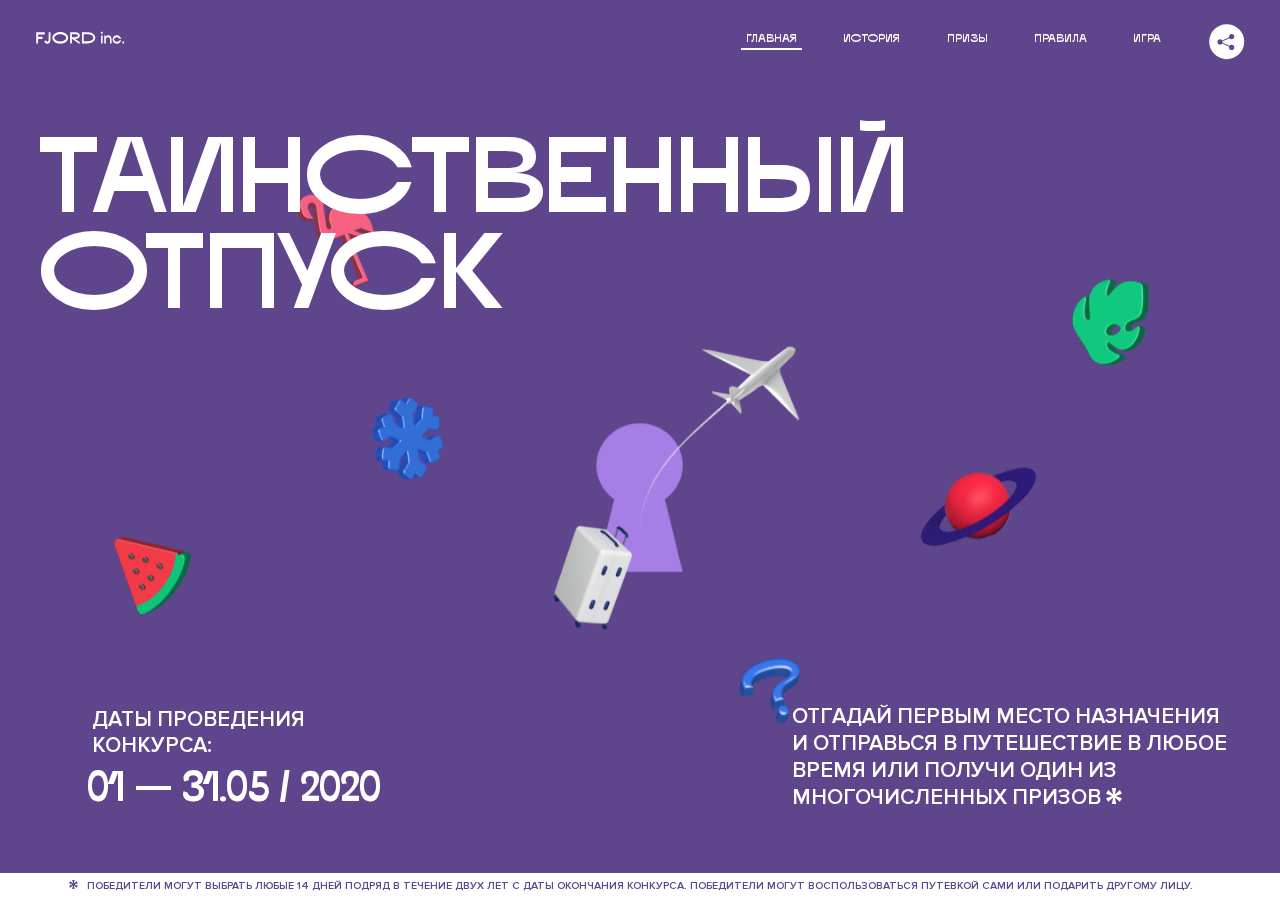
<file: 4/index.html>
<!DOCTYPE html>
<html lang="ru">
<head>
  <meta charset="UTF-8">
  <meta name="description" content="">
  <meta name="viewport" content="width=device-width, initial-scale=1.0">
  <meta http-equiv="X-UA-Compatible" content="ie=edge">
  <title>Mysterious Vacation</title>
<link href="css/style.min.css" rel="stylesheet">  <base href="https://htmlacademy-animation.github.io/2415107-magic-vacation-1/4/">
</head>
<body>

  <header class="page-header js-header">
    <div class="page-header__wrapper">
      <a href="#" class="page-header__logo" aria-label="Перейти на страницу FJORD.Inc">
        <svg width="100" height="15" viewBox="0 0 100 15" fill="none" xmlns="http://www.w3.org/2000/svg">
          <path d="M0.26 1.4V14H2.276V8.906H7.334V6.44H2.276V3.848H9.872V1.4H0.26ZM12.733 14.36C15.127 14.36 16.243 12.65 16.243 9.5V1.4H14.263V8.96C14.263 11.21 13.723 11.876 12.733 11.876C11.833 11.876 11.473 11.3 11.347 10.58L9.36702 10.94C9.63702 13.046 10.663 14.36 12.733 14.36ZM18.3918 7.7C18.3918 11.372 22.3878 14.36 27.3198 14.36C32.2518 14.36 36.2478 11.372 36.2478 7.7C36.2478 4.028 32.2518 1.04 27.3198 1.04C22.3878 1.04 18.3918 4.028 18.3918 7.7ZM20.6058 7.7C20.6058 5.378 23.6118 3.524 27.3198 3.524C30.9918 3.524 33.9798 5.378 33.9798 7.7C33.9798 10.004 30.9918 11.858 27.3198 11.858C23.6118 11.858 20.6058 10.004 20.6058 7.7ZM40.403 14V8.906H40.799L49.079 14.702V12.38L44.039 8.906H44.201C47.999 8.906 49.277 7.304 49.277 5.162C49.277 3.092 47.999 1.4 44.201 1.4H38.387V14H40.403ZM43.535 3.722C45.785 3.722 47.045 4.136 47.045 5.432C47.045 6.764 45.785 7.034 43.535 7.034H40.403V3.722H43.535ZM51.6936 1.382V14H57.8676C62.7456 14 66.7236 11.534 66.7236 7.7C66.7236 3.848 62.7456 1.382 57.8676 1.382H51.6936ZM53.7096 11.624V3.722H57.5436C61.5396 3.722 64.4916 5.018 64.4916 7.7C64.4916 10.238 61.5396 11.624 57.5436 11.624H53.7096ZM73.1832 14.018H74.9832V5H73.1832V14.018ZM72.9132 1.976C72.9132 2.57 73.3992 3.092 74.0832 3.092C74.7492 3.092 75.2352 2.57 75.2352 1.976C75.2352 1.382 74.7672 0.805999 74.0832 0.805999C73.3812 0.805999 72.9132 1.382 72.9132 1.976ZM76.7867 14H78.5687V9.104C78.7487 8.006 79.5947 6.962 81.0887 6.962C82.1147 6.962 83.2667 7.448 83.2667 9.554V14H85.0487V9.014C85.0487 6.152 83.2307 4.73 81.3587 4.73C79.9187 4.73 79.0727 5.558 78.5687 6.854V5H76.7867V14ZM90.9898 14.27C93.5098 14.27 95.3818 12.506 95.7238 10.328H94.0498C93.7258 11.3 92.6998 12.02 90.9898 12.02C88.8478 12.02 87.7678 10.922 87.7678 9.59C87.7678 8.24 88.8478 6.962 90.9898 6.962C92.7538 6.962 93.7978 7.844 94.0858 8.924H95.7418C95.4358 6.71 93.6178 4.73 90.9898 4.73C88.0918 4.73 86.1298 7.124 86.1298 9.59C86.1298 12.074 88.1278 14.27 90.9898 14.27ZM97.0693 12.938C97.0693 13.658 97.5553 14.144 98.2753 14.144C98.9953 14.144 99.4813 13.658 99.4813 12.938C99.4813 12.2 98.9953 11.714 98.2753 11.714C97.5553 11.714 97.0693 12.2 97.0693 12.938Z" fill="currentColor"></path>
        </svg>
      </a>
      <button class="page-header__toggler js-menu-toggler" type="button" aria-label="Управление мобильным меню"><span>Меню</span></button>
      <nav class="page-header__nav">
        <div class="page-header__menu js-menu" id="menu">
          <ul>
            <li>
              <a class="js-menu-link active" href="#top" data-href="top">главная</a>
            </li>
            <li>
              <a class="js-menu-link" href="#story" data-href="story">история</a>
            </li>
            <li>
              <a class="js-menu-link" href="#prizes" data-href="prizes">призы</a>
            </li>
            <li>
              <a class="js-menu-link" href="#rules" data-href="rules">правила</a>
            </li>
            <li>
              <a class="js-menu-link" href="#game" data-href="game">игра</a>
            </li>
          </ul>
        </div>
        <div class="page-header__social">
          <div class="social-block js-social-block">
            <button class="social-block__toggler" aria-label="Управлять блоком с социальными кнопками">
              <svg width="26" height="22" viewBox="0 0 27 22" fill="none" xmlns="http://www.w3.org/2000/svg">
                <path d="M19.6721 7.43664C21.6273 7.43664 23.213 5.85095 23.213 3.89566C23.213 1.94037 21.6273 0.354675 19.6721 0.354675C17.7168 0.354675 16.1311 1.94037 16.1311 3.89566C16.1311 4.19968 16.1728 4.49178 16.2458 4.77345L7.21751 8.95527C6.57519 8.05214 5.52303 7.46049 4.33078 7.46049C2.37549 7.46049 0.789795 9.04618 0.789795 11.0015C0.789795 12.9568 2.37549 14.5425 4.33078 14.5425C5.52303 14.5425 6.57668 13.9508 7.21751 13.0477L16.2458 17.2295C16.1743 17.5112 16.1311 17.8033 16.1311 18.1073C16.1311 20.0626 17.7168 21.6483 19.6721 21.6483C21.6273 21.6483 23.213 20.0626 23.213 18.1073C23.213 16.152 21.6273 14.5663 19.6721 14.5663C18.4798 14.5663 17.4262 15.158 16.7853 16.0611L7.75701 11.8793C7.82854 11.5976 7.87176 11.3055 7.87176 11.0015C7.87176 10.6974 7.83003 10.4053 7.75701 10.1237L16.7853 5.94186C17.4262 6.84499 18.4783 7.43664 19.6721 7.43664Z" fill="currentColor"></path>
              </svg>
            </button>
            <ul class="social-block__list">
              <li>
                <a class="social-block__link social-block__link--fb" href="#" aria-label="Мы на Facebook">
                  <svg width="8" height="17" viewBox="0 0 8 17" fill="none" xmlns="http://www.w3.org/2000/svg">
                    <path d="M4.24646 16.9899H1.09275L1.05793 8.49828H0V5.30707H1.05793V3.81124C1.05793 1.42084 2.57654 0 5.21735 0H7.41758V3.18585H5.30841C4.28262 3.18585 4.2478 3.48582 4.2478 4.24914V5.30707H7.42964L7.16716 8.49828H4.2478V16.9899H4.24646Z" fill="currentColor"></path>
                  </svg>
                </a>
              </li>
              <li>
                <a class="social-block__link social-block__link--insta" href="#" aria-label="Мы в Instagram">
                  <svg width="15" height="15" viewBox="0 0 15 15" fill="none" xmlns="http://www.w3.org/2000/svg">
                    <path d="M11.0197 0H4.19806C2.14246 0 0.471191 1.66993 0.471191 3.72285V10.5499C0.471191 12.6082 2.14112 14.2727 4.19806 14.2727H11.0197C13.0753 14.2727 14.7466 12.6082 14.7466 10.5499V3.72285C14.7466 1.67127 13.0753 0 11.0197 0ZM11.0197 12.4849H4.19806C3.13076 12.4849 2.26432 11.6158 2.26432 10.5512V3.72419C2.26432 2.65956 3.13076 1.79715 4.19806 1.79715H11.0197C12.087 1.79715 12.9535 2.6609 12.9535 3.72419V10.5512C12.9535 11.6145 12.087 12.4849 11.0197 12.4849Z" fill="currentColor"></path>
                    <path d="M7.60887 3.11084C5.38989 3.11084 3.58203 4.9187 3.58203 7.14036C3.58203 9.35532 5.38989 11.1645 7.60887 11.1645C9.83053 11.1645 11.6357 9.35666 11.6357 7.14036C11.6357 4.9187 9.83053 3.11084 7.60887 3.11084ZM7.60887 9.36871C6.37551 9.36871 5.37784 8.37372 5.37784 7.14036C5.37784 5.90699 6.37551 4.90665 7.60887 4.90665C8.83822 4.90665 9.84259 5.90833 9.84259 7.14036C9.84392 8.37238 8.83822 9.36871 7.60887 9.36871Z" fill="currentColor"></path>
                    <path d="M11.3573 2.35962C10.8256 2.35962 10.3931 2.79752 10.3931 3.32381C10.3931 3.85546 10.8256 4.29336 11.3573 4.29336C11.8862 4.29336 12.3215 3.85546 12.3215 3.32381C12.3215 2.79752 11.8862 2.35962 11.3573 2.35962Z" fill="currentColor"></path>
                  </svg>
                </a>
              </li>
              <li>
                <a class="social-block__link social-block__link--vk" href="#" aria-label="Мы ВКонтакте">
                  <svg width="17" height="10" viewBox="0 0 17 10" fill="none" xmlns="http://www.w3.org/2000/svg">
                    <path d="M14.1234 4.9002C14.1234 4.9002 16.3623 1.72708 16.5866 0.680242C16.6595 0.312285 16.4947 0.103188 16.1069 0.103188C16.1069 0.103188 14.8193 0.103188 14.168 0.103188C13.7235 0.103188 13.5587 0.293278 13.4235 0.579768C13.4235 0.579768 12.3724 2.82553 11.0969 4.24712C10.6861 4.70333 10.4781 4.84318 10.2511 4.84318C10.0646 4.84318 9.98625 4.6911 9.98625 4.27834V0.649016C9.98625 0.147997 9.92545 0.00135496 9.5066 0.00135496H6.39628C6.15578 0.00135496 6.0085 0.134417 6.0085 0.324506C6.0085 0.801084 6.73406 0.908351 6.73406 2.20231V4.87305C6.73406 5.40529 6.70569 5.61575 6.45303 5.61575C5.78016 5.61575 4.19528 3.30618 3.30623 0.678887C3.12923 0.145282 2.93737 0 2.43475 0H0.486409C0.205373 0 0 0.190085 0 0.476576C0 0.991172 0.60666 3.40801 2.99277 6.64358C4.59927 8.8201 6.70569 10 8.60269 10C9.76196 10 10.0416 9.80312 10.0416 9.31432V7.63883C10.0416 7.22607 10.2065 7.04956 10.4429 7.04956C10.7078 7.04956 11.1847 7.13238 12.2805 8.22268C13.5843 9.47862 13.6762 10 14.3896 10H16.5676C16.7919 10 17 9.89273 17 9.52342C17 9.02919 16.3623 8.15343 15.384 7.10659C14.9801 6.56755 14.3302 5.98914 14.1248 5.72301C13.8275 5.40801 13.9154 5.23014 14.1234 4.9002Z" fill="currentColor"></path>
                  </svg>
                </a>
              </li>
            </ul>
          </div>
        </div>
      </nav>
    </div>
  </header>

  <main class="page-content">

    <section class="animation-screen"></section>

    <section class="screen screen--hidden screen--intro" id="top">
      <div class="screen__wrapper">
        <div class="intro">
          <h1 class="intro__title">Таинственный отпуск</h1>
          <div class="intro__content">
            <div class="intro__info">
              <p class="intro__label">Даты проведения конкурса:</p>
              <p class="intro__date">01 — 31.05 / 2020</p>
            </div>
            <div class="intro__message">
              <p>
                Отгадай первым место назначения и&nbsp;отправься в&nbsp;путешествие в&nbsp;любое время или получи один из многочисленных призов
                <svg width="16" height="16" viewBox="0 0 10 10" fill="none" xmlns="http://www.w3.org/2000/svg">
                  <path d="M0 6.35337L3.90271 4.99012L0 3.64663L1.34615 1.32374L4.44287 4.01073L3.67364 0H6.34615L5.57692 4.01073L8.65385 1.32374L10 3.64663L6.13405 4.99012L10 6.35337L8.65385 8.65651L5.57692 5.98927L6.34615 10H3.67364L4.44287 5.96952L1.34615 8.65651L0 6.35337Z" fill="currentColor"></path>
                </svg>
              </p>
            </div>
          </div>
        </div>
      </div>
      <div class="screen__footer js-footer">
        <button class="screen__footer-enlarge js-footer-toggler" type="button" aria-label="Показать сообщение">
          <svg width="10" height="10" viewBox="0 0 10 10" fill="none" xmlns="http://www.w3.org/2000/svg">
            <path d="M0 6.35337L3.90271 4.99012L0 3.64663L1.34615 1.32374L4.44287 4.01073L3.67364 0H6.34615L5.57692 4.01073L8.65385 1.32374L10 3.64663L6.13405 4.99012L10 6.35337L8.65385 8.65651L5.57692 5.98927L6.34615 10H3.67364L4.44287 5.96952L1.34615 8.65651L0 6.35337Z" fill="currentColor"></path>
          </svg>
        </button>
        <button class="screen__footer-collapse js-footer-toggler" type="button" aria-label="Скрыть сообщение">
          <svg width="13" height="13" viewBox="0 0 13 13" fill="none" xmlns="http://www.w3.org/2000/svg">
            <line x1="12.3536" y1="0.353553" x2="0.738349" y2="11.9688" stroke="currentColor"></line>
            <line x1="0.738319" y1="0.539925" x2="12.3535" y2="12.1551" stroke="currentColor"></line>
          </svg>
        </button>
        <div class="screen__footer-wrapper">
          <div class="screen__footer-announce">
            <p class="screen__footer-label">Даты проведения конкурса:</p>
            <p class="screen__footer-date">01 — 31.05 / 2020</p>
          </div>
          <div class="screen__footer-note">
            <p>
              <svg width="10" height="10" viewBox="0 0 10 10" fill="none" xmlns="http://www.w3.org/2000/svg">
                <path d="M0 6.35337L3.90271 4.99012L0 3.64663L1.34615 1.32374L4.44287 4.01073L3.67364 0H6.34615L5.57692 4.01073L8.65385 1.32374L10 3.64663L6.13405 4.99012L10 6.35337L8.65385 8.65651L5.57692 5.98927L6.34615 10H3.67364L4.44287 5.96952L1.34615 8.65651L0 6.35337Z" fill="currentColor"></path>
              </svg>
              <span>Победители могут выбрать любые 14 дней подряд в&nbsp;течение двух лет с&nbsp;даты окончания конкурса. Победители могут воспользоваться путевкой сами или подарить другому лицу.</span>
            </p>
          </div>
        </div>
      </div>
    </section>

    <section class="screen screen--hidden screen--story" id="story">

      <div class="slider swiper-container js-slider">

        <div class="swiper-wrapper">

          <div class="slider__item swiper-slide">
            <h2 class="slider__item-title">История</h2>
            <p class="slider__item-text">Джеймс Таргет был основателем компании &laquo;Fjord Inc.&raquo;. С&nbsp;1965 года &laquo;Fjord Inc.&raquo; прославилась надёжными и&nbsp;удобными чемоданами и&nbsp;аксессуарами для туристов.</p>
          </div>

          <div class="slider__item swiper-slide">
            <p class="slider__item-text">Когда Джеймсу было 7&nbsp;лет, в&nbsp;их&nbsp;доме гостил дядюшка и&nbsp;развлекал детей рассказами о&nbsp;своей поездке в&nbsp;место, показавшееся малышу Таргету невероятным. Тогда Джеймс решил, что однажды посетит его, но&nbsp;не&nbsp;будет рассказывать о&nbsp;мечте, пока не&nbsp;осуществит.</p>
          </div>

          <div class="slider__item swiper-slide">
            <p class="slider__item-text">Джеймс Таргет стал увлеченным путешественником. Он&nbsp;посетил 5&nbsp;континентов, 126&nbsp;стран.</p>
          </div>

          <div class="slider__item swiper-slide">
            <p class="slider__item-text">Он&nbsp;сплавлялся по&nbsp;Амазонке и&nbsp;погружался в&nbsp;пещеры Франции, медитировал в&nbsp;горах Тибета и&nbsp;пожимал руку вождя племени Акугауа.</p>
          </div>

          <div class="slider__item swiper-slide">
            <p class="slider__item-text">Из&nbsp;своих поездок Джеймс Таргет привозил идеи, как сделать свои чемоданы &laquo;Fjord Inc.&raquo; удобными и&nbsp;приспособленными к&nbsp;разным дорожным условиям.</p>
          </div>

          <div class="slider__item swiper-slide">
            <p class="slider__item-text">Всё это время Джеймс не&nbsp;оставлял идею поездки своей мечты. Однако, как только он&nbsp;брался за&nbsp;планирование, возникали препятствия, не&nbsp;позволяющие отправиться туда.</p>
          </div>

          <div class="slider__item swiper-slide">
            <p class="slider__item-text">В&nbsp;возрасте 67&nbsp;лет Джеймс Таргет попал под лавину и&nbsp;погиб. В&nbsp;своём завещании он&nbsp;поручил отправить в&nbsp;заветное путешествие трёх смельчаков, единых с&nbsp;ним духом.</p>
          </div>

          <div class="slider__item swiper-slide">
            <p class="slider__item-text">Тех, кто сможет узнать таинственное место, задавая вопросы специально обученному ИИ&nbsp;&laquo;Соне&raquo;, ждет фантастическое путешествие.</p>
          </div>
        </div>
        <div class="slider__controls">
          <button class="slider__control slider__control--prev js-control-prev" type="button" aria-label="Показать предыдущую историю">
            <svg width="12" height="22" viewBox="0 0 12 22" fill="none" xmlns="http://www.w3.org/2000/svg">
              <path d="M11 1L1 11L11 21" stroke="currentColor" stroke-width="2" stroke-linejoin="round"></path>
            </svg>
          </button>
          <button class="slider__control slider__control--next js-control-next" type="button" aria-label="Показать следующую историю">
            <svg width="12" height="22" viewBox="0 0 12 22" fill="none" xmlns="http://www.w3.org/2000/svg">
              <path d="M1 1L11 11L1 21" stroke="currentColor" stroke-width="2" stroke-linejoin="round"></path>
            </svg>
          </button>
        </div>
        <div class="slider__pagination swiper-pagination"></div>
      </div>
    </section>

    <section class="screen screen--hidden screen--prizes" id="prizes">
      <div class="screen__wrapper">
        <div class="prizes">
          <h2 class="prizes__title">ПРизы</h2>
          <div class="prizes__lead">
            <p>Найди ответ и&nbsp;получи один из&nbsp;призов:</p>
          </div>
          <ul class="prizes__list">
            <li class="prizes__item prizes__item--journeys">
              <div class="prizes__icon">
                <picture>
                  <source srcset="img/prize1-mob.svg" media="(orientation: portrait)">
                  <img src="img/prize1.svg" alt="">
                </picture>
              </div>
              <p class="prizes__desc">
                <b>3</b>
                <span>загадочных путешествия</span>
              </p>
            </li>
            <li class="prizes__item prizes__item--cases">
              <div class="prizes__icon">
                <picture>
                  <source srcset="img/prize2-mob.svg" media="(orientation: portrait)">
                  <img src="img/prize2.svg" alt="">
                </picture>
              </div>
              <p class="prizes__desc">
                <b>7</b>
                <span>надежных чемоданов</span>
              </p>
            </li>
            <li class="prizes__item prizes__item--codes">
              <div class="prizes__icon">
                <picture>
                  <source srcset="img/prize3-mob.svg" media="(orientation: portrait)">
                  <img src="img/prize3.svg" alt="">
                </picture>
              </div>
              <p class="prizes__desc">
                <b>900</b>
                <span>
                  промокодов на&nbsp;скидку 15%
                  <svg width="10" height="10" viewBox="0 0 10 10" fill="none" xmlns="http://www.w3.org/2000/svg">
                    <path d="M0 6.35337L3.90271 4.99012L0 3.64663L1.34615 1.32374L4.44287 4.01073L3.67364 0H6.34615L5.57692 4.01073L8.65385 1.32374L10 3.64663L6.13405 4.99012L10 6.35337L8.65385 8.65651L5.57692 5.98927L6.34615 10H3.67364L4.44287 5.96952L1.34615 8.65651L0 6.35337Z" fill="currentColor"></path>
                  </svg>
                </span>
              </p>
            </li>
          </ul>
        </div>
      </div>
      <div class="screen__footer js-footer">
        <button class="screen__footer-enlarge js-footer-toggler" type="button" aria-label="Показать сообщение">
          <svg width="10" height="10" viewBox="0 0 10 10" fill="none" xmlns="http://www.w3.org/2000/svg">
            <path d="M0 6.35337L3.90271 4.99012L0 3.64663L1.34615 1.32374L4.44287 4.01073L3.67364 0H6.34615L5.57692 4.01073L8.65385 1.32374L10 3.64663L6.13405 4.99012L10 6.35337L8.65385 8.65651L5.57692 5.98927L6.34615 10H3.67364L4.44287 5.96952L1.34615 8.65651L0 6.35337Z" fill="currentColor"></path>
          </svg>
        </button>
        <button class="screen__footer-collapse js-footer-toggler" type="button" aria-label="Скрыть сообщение">
          <svg width="13" height="13" viewBox="0 0 13 13" fill="none" xmlns="http://www.w3.org/2000/svg">
            <line x1="12.3536" y1="0.353553" x2="0.738349" y2="11.9688" stroke="currentColor"></line>
            <line x1="0.738319" y1="0.539925" x2="12.3535" y2="12.1551" stroke="currentColor"></line>
          </svg>
        </button>
        <div class="screen__footer-wrapper">
          <div class="screen__footer-announce">
            <p class="screen__footer-label">Даты проведения конкурса:</p>
            <p class="screen__footer-date">01 — 31.05 / 2020</p>
          </div>
          <div class="screen__footer-note">
            <p>
              <svg width="10" height="10" viewBox="0 0 10 10" fill="none" xmlns="http://www.w3.org/2000/svg">
                <path d="M0 6.35337L3.90271 4.99012L0 3.64663L1.34615 1.32374L4.44287 4.01073L3.67364 0H6.34615L5.57692 4.01073L8.65385 1.32374L10 3.64663L6.13405 4.99012L10 6.35337L8.65385 8.65651L5.57692 5.98927L6.34615 10H3.67364L4.44287 5.96952L1.34615 8.65651L0 6.35337Z" fill="currentColor"></path>
              </svg>
              <span>Скидка&nbsp;15% на&nbsp;единоразовое приобретение путёвки с&nbsp;1&nbsp;июня 2020 по&nbsp;31&nbsp;мая 2022&nbsp;года. Суммируется с&nbsp;другими акциями</span>
            </p>
          </div>
        </div>
      </div>
    </section>

    <section class="screen screen--hidden screen--rules" id="rules">
      <div class="screen__wrapper">
        <div class="rules">
          <h2 class="rules__title">Правила</h2>
          <div class="rules__lead">
            <p>Для того чтобы получить наследство Джеймса Таргета, тебе нужно выведать у&nbsp;&laquo;Сони&raquo;, куда предстоит отправиться тебе в&nbsp;случае победы</p>
          </div>
          <ol class="rules__list">
            <li class="rules__item">
              <p>Тебе отводится <br>5&nbsp;минут</p>
            </li>
            <li class="rules__item">
              <p>Задавай любые вопросы в&nbsp;текстовом поле</p>
            </li>
            <li class="rules__item">
              <p>Нажимай кнопку &laquo;Узнать&raquo;, чтобы получить ответ</p>
            </li>
            <li class="rules__item">
              <p>&laquo;Соня&raquo; может отвечать только&nbsp;Да или Нет</p>
            </li>
          </ol>
          <a href="#game" class="rules__link btn">Погнали!</a>
        </div>
      </div>
      <div class="screen__disclaimer">
        <div class="disclaimer">
          <ul>
            <li>
              <a href="#">Правовая информация</a>
            </li>
            <li>
              <a href="#">Подробные правила</a>
            </li>
          </ul>
        </div>
      </div>
    </section>

    <section class="screen screen--hidden screen--game" id="game">
      <div class="screen__wrapper">
        <div class="game">
          <div class="game__header">
            <h2 class="game__title">Игра</h2>
            <div class="game__counter">
              <span>05</span>:<span>00</span>
            </div>
          </div>
          <div class="game__body">
            <div class="chat">
              <div class="chat__body js-chat">
                <ul class="chat__list" id="messages"></ul>
              </div>
              <div class="chat__footer">
                <form action="#" method="post" class="form" id="message-form">
                  <label for="message-field" class="visually-hidden">Поле для ввода вопроса</label>
                  <input type="text" class="form__field" id="message-field">
                  <button class="form__button btn">
                    Узнать
                    <svg width="18" height="19" viewBox="0 0 18 19" fill="none" xmlns="http://www.w3.org/2000/svg">
                      <path stroke="currentColor" stroke-width="2" d="M9 19V1"></path>
                      <path d="M1 9l8-8 8 8" stroke="currentColor" stroke-width="2" stroke-linejoin="round"></path>
                    </svg>
                  </button>
                </form>
              </div>
            </div>
          </div>
          <!-- временные кнопки для показа результата -->
          <div class="game__buttons">
            <button class="game__button btn js-show-result" type="button" data-target="result">Положительный результат</button>
            <button class="game__button btn js-show-result" type="button" data-target="result2">Положительный результат - 2</button>
            <button class="game__button btn js-show-result" type="button" data-target="result3">Отрицательный результат</button>
          </div>
        </div>
      </div>
    </section>

    <section class="screen screen--hidden screen--result" id="result">
      <div class="screen__wrapper">
        <div class="result result--trip">
          <div class="result__image">
            <picture>
              <source srcset="img/result1-mob.png 1x, img/result1-mob@2x.png 2x" media="(max-width: 768px) and (orientation: portrait)">
              <img src="img/result1.png" srcset="img/result1@2x.png 2x" alt="">
            </picture>
          </div>
          <h2 class="result__title">
            <span class="visually-hidden">ПОбеда!</span>
            <svg xmlns="http://www.w3.org/2000/svg" viewBox="0 0 568.85 109.24">
              <path d="M16,24.44V92H2.6V8H75V92H61.52V24.44H16Z" transform="translate(-2.1 -1.5)" fill="none" stroke="currentColor"></path>
              <path d="M148.76,5.6c32.88,0,59.52,19.92,59.52,44.4s-26.64,44.4-59.52,44.4S89.24,74.48,89.24,50,115.88,5.6,148.76,5.6Zm0,72.12c24.48,0,44.4-12.36,44.4-27.72s-19.92-27.84-44.4-27.84C124,22.16,104,34.52,104,50S124,77.72,148.76,77.72Z" transform="translate(-2.1 -1.5)" fill="none" stroke="currentColor"></path>
              <path d="M287.36,8V24.44H236v14.4h25.32c25.44,0,34,11.16,34,26.52,0,15.6-8.52,26.64-34,26.64H222.56V8h64.8ZM256.88,76.52c15.12,0,23.52-2,23.52-11.52S272,54.44,256.88,54.44H236V76.52h20.88Z" transform="translate(-2.1 -1.5)" fill="none" stroke="currentColor"></path>
              <path d="M371.47,8V24.44H320.84V41.6h33.6V58h-33.6V75.56h50.64V92H307.4V8h64.08Z" transform="translate(-2.1 -1.5)" fill="none" stroke="currentColor"></path>
              <path d="M382.39,110.24V75.56h7.44c4.56-4.68,7.8-18.36,8.76-56L399,8h48.6V75.56h10v34.68H442.87V92H397v18.24H382.39Zm51.72-34.68V24.44H411.55v3.12c-0.48,22.44-3.24,37.68-7.2,48h29.76Z" transform="translate(-2.1 -1.5)" fill="none" stroke="currentColor"></path>
              <path d="M463.75,92l28-84h27.12l28.08,84H533.47l-7.8-23.52h-37.8L480.07,92H463.75Zm56.64-40L507,11.84,493.51,52h26.88Z" transform="translate(-2.1 -1.5)" fill="none" stroke="currentColor"></path>
              <path d="M554.12,70.4L555.55,2H569l1.44,68.4H554.12Zm8.28,6.36c4.8,0,8,3.24,8,8.16a8,8,0,1,1-16.08,0C554.35,80,557.59,76.76,562.39,76.76Z" transform="translate(-2.1 -1.5)" fill="none" stroke="currentColor"></path>
            </svg>
          </h2>
          <div class="result__text">
            <p>ты&nbsp;отправляешься в&nbsp;Арктику!</p>
          </div>
          <div class="result__form">
            <form action="#" method="post" class="form form--result">
              <label for="email-field" class="form__label">зарегистрируй результат</label>
              <input type="email" class="form__field" id="email-field" placeholder="e-mail для регистации результата и получения приза" required="">
              <button class="form__button btn">
                отправить
                <svg width="18" height="19" viewBox="0 0 18 19" fill="none" xmlns="http://www.w3.org/2000/svg">
                  <path stroke="currentColor" stroke-width="2" d="M9 19V1"></path>
                  <path d="M1 9l8-8 8 8" stroke="currentColor" stroke-width="2" stroke-linejoin="round"></path>
                </svg>
              </button>
            </form>
          </div>
        </div>
      </div>
    </section>

    <section class="screen screen--hidden screen--result" id="result2">
      <div class="screen__wrapper">
        <div class="result result--prize">
          <div class="result__image">
            <picture>
              <source srcset="img/result2-mob.png 1x, img/result2-mob@2x.png 2x" media="(max-width: 768px) and (orientation: portrait)">
              <img src="img/result2.png" srcset="img/result2@2x.png 2x" alt="">
            </picture>
          </div>
          <h2 class="result__title">
            <span class="visually-hidden">ПОбеда!</span>
            <svg xmlns="http://www.w3.org/2000/svg" viewBox="0 0 568.85 109.24">
              <path d="M16,24.44V92H2.6V8H75V92H61.52V24.44H16Z" transform="translate(-2.1 -1.5)" fill="none" stroke="currentColor"></path>
              <path d="M148.76,5.6c32.88,0,59.52,19.92,59.52,44.4s-26.64,44.4-59.52,44.4S89.24,74.48,89.24,50,115.88,5.6,148.76,5.6Zm0,72.12c24.48,0,44.4-12.36,44.4-27.72s-19.92-27.84-44.4-27.84C124,22.16,104,34.52,104,50S124,77.72,148.76,77.72Z" transform="translate(-2.1 -1.5)" fill="none" stroke="currentColor"></path>
              <path d="M287.36,8V24.44H236v14.4h25.32c25.44,0,34,11.16,34,26.52,0,15.6-8.52,26.64-34,26.64H222.56V8h64.8ZM256.88,76.52c15.12,0,23.52-2,23.52-11.52S272,54.44,256.88,54.44H236V76.52h20.88Z" transform="translate(-2.1 -1.5)" fill="none" stroke="currentColor"></path>
              <path d="M371.47,8V24.44H320.84V41.6h33.6V58h-33.6V75.56h50.64V92H307.4V8h64.08Z" transform="translate(-2.1 -1.5)" fill="none" stroke="currentColor"></path>
              <path d="M382.39,110.24V75.56h7.44c4.56-4.68,7.8-18.36,8.76-56L399,8h48.6V75.56h10v34.68H442.87V92H397v18.24H382.39Zm51.72-34.68V24.44H411.55v3.12c-0.48,22.44-3.24,37.68-7.2,48h29.76Z" transform="translate(-2.1 -1.5)" fill="none" stroke="currentColor"></path>
              <path d="M463.75,92l28-84h27.12l28.08,84H533.47l-7.8-23.52h-37.8L480.07,92H463.75Zm56.64-40L507,11.84,493.51,52h26.88Z" transform="translate(-2.1 -1.5)" fill="none" stroke="currentColor"></path>
              <path d="M554.12,70.4L555.55,2H569l1.44,68.4H554.12Zm8.28,6.36c4.8,0,8,3.24,8,8.16a8,8,0,1,1-16.08,0C554.35,80,557.59,76.76,562.39,76.76Z" transform="translate(-2.1 -1.5)" fill="none" stroke="currentColor"></path>
            </svg>
          </h2>
          <div class="result__text">
            <p>чемодан &laquo;Fjord&nbsp;Inc.&raquo;&nbsp;твой</p>
          </div>
          <div class="result__form">
            <form action="#" method="post" class="form form--result">
              <label for="email-field2" class="form__label">зарегистрируй результат</label>
              <input type="email" class="form__field" id="email-field2" placeholder="e-mail для регистации результата и получения приза" required="">
              <button class="form__button btn">
                отправить
                <svg width="18" height="19" viewBox="0 0 18 19" fill="none" xmlns="http://www.w3.org/2000/svg">
                  <path stroke="currentColor" stroke-width="2" d="M9 19V1"></path>
                  <path d="M1 9l8-8 8 8" stroke="currentColor" stroke-width="2" stroke-linejoin="round"></path>
                </svg>
              </button>
            </form>
          </div>
        </div>
      </div>
    </section>

    <section class="screen screen--hidden screen--result" id="result3">
      <div class="screen__wrapper">
        <div class="result result--negative">
          <div class="result__image">
            <picture>
              <source srcset="img/result3-mob.png 1x, img/result3-mob@2x.png 2x" media="(max-width: 768px) and (orientation: portrait)">
              <img src="img/result3.png" srcset="img/result3@2x.png 2x" alt="">
            </picture>
          </div>
          <h2 class="result__title">
            <span class="visually-hidden">Не угадал!</span>
            <svg xmlns="http://www.w3.org/2000/svg" viewBox="0 0 660.77 109.24">
              <path d="M2.66,92V8H16.1V42.2H53.3V8H66.74V92H53.3V58.64H16.1V92H2.66Z" transform="translate(-2.16 -1.5)" fill="none" stroke="currentColor"></path>
              <path d="M147.62,8V24.44H97V41.6h33.6V58H97V75.56h50.64V92H83.54V8h64.08Z" transform="translate(-2.16 -1.5)" fill="none" stroke="currentColor"></path>
              <path d="M199.22,8l20.52,42.36L235.34,8h16.44l-31,84H204.38l9.48-25.92L185.78,8h13.44Z" transform="translate(-2.16 -1.5)" fill="none" stroke="currentColor"></path>
              <path d="M273.74,24.44V92H260.3V8h50.16V24.44H273.74Z" transform="translate(-2.16 -1.5)" fill="none" stroke="currentColor"></path>
              <path d="M307.1,92l28-84h27.12l28.08,84H376.82L369,68.48h-37.8L323.42,92H307.1Zm56.64-40L350.3,11.84,336.86,52h26.88Z" transform="translate(-2.16 -1.5)" fill="none" stroke="currentColor"></path>
              <path d="M396.38,110.24V75.56h7.44c4.56-4.68,7.8-18.36,8.76-56L412.94,8h48.6V75.56h10v34.68H456.86V92H411v18.24H396.38ZM448.1,75.56V24.44H425.54v3.12c-0.48,22.44-3.24,37.68-7.2,48H448.1Z" transform="translate(-2.16 -1.5)" fill="none" stroke="currentColor"></path>
              <path d="M477.74,92l28-84h27.12L560.9,92H547.46l-7.8-23.52h-37.8L494.06,92H477.74Zm56.64-40-13.44-40.2L507.5,52h26.88Z" transform="translate(-2.16 -1.5)" fill="none" stroke="currentColor"></path>
              <path d="M568.7,76.88a13.77,13.77,0,0,0,5,1c6.6,0,10.44-6.24,12-58.32L586.22,8h46.2V92H619V24.44H598.82l-0.12,3.12C597.14,81,589,94.4,573.74,94.4a28.55,28.55,0,0,1-6.72-.84Z" transform="translate(-2.16 -1.5)" fill="none" stroke="currentColor"></path>
              <path d="M646.1,70.4L647.54,2H661l1.44,68.4H646.1Zm8.28,6.36c4.8,0,8,3.24,8,8.16a8,8,0,0,1-16.08,0C646.34,80,649.58,76.76,654.38,76.76Z" transform="translate(-2.16 -1.5)" fill="none" stroke="currentColor"></path>
            </svg>
          </h2>
          <button class="result__button js-play" type="button">
            не сдавайся!
            <span>
              <svg width="27" height="22" viewBox="0 0 27 22" fill="none" xmlns="http://www.w3.org/2000/svg">
                <path d="M10.6899 1.47998C5.42992 1.47998 1.16992 5.73998 1.16992 11C1.16992 16.26 5.42992 20.52 10.6899 20.52C15.9499 20.52 20.2099 16.26 20.2099 11V7.13998" stroke="currentColor" stroke-width="2" stroke-miterlimit="10"></path>
                <path d="M15.1099 12.5099L20.1499 7.13989L25.3099 12.6299" stroke="currentColor" stroke-width="2" stroke-miterlimit="10" stroke-linejoin="round"></path>
              </svg>
            </span>
          </button>
        </div>
      </div>
    </section>

    <div class="background-layer background-layer_initial"></div>

  </main>

<script src="js/script.js"></script></body>
</html>
</file>
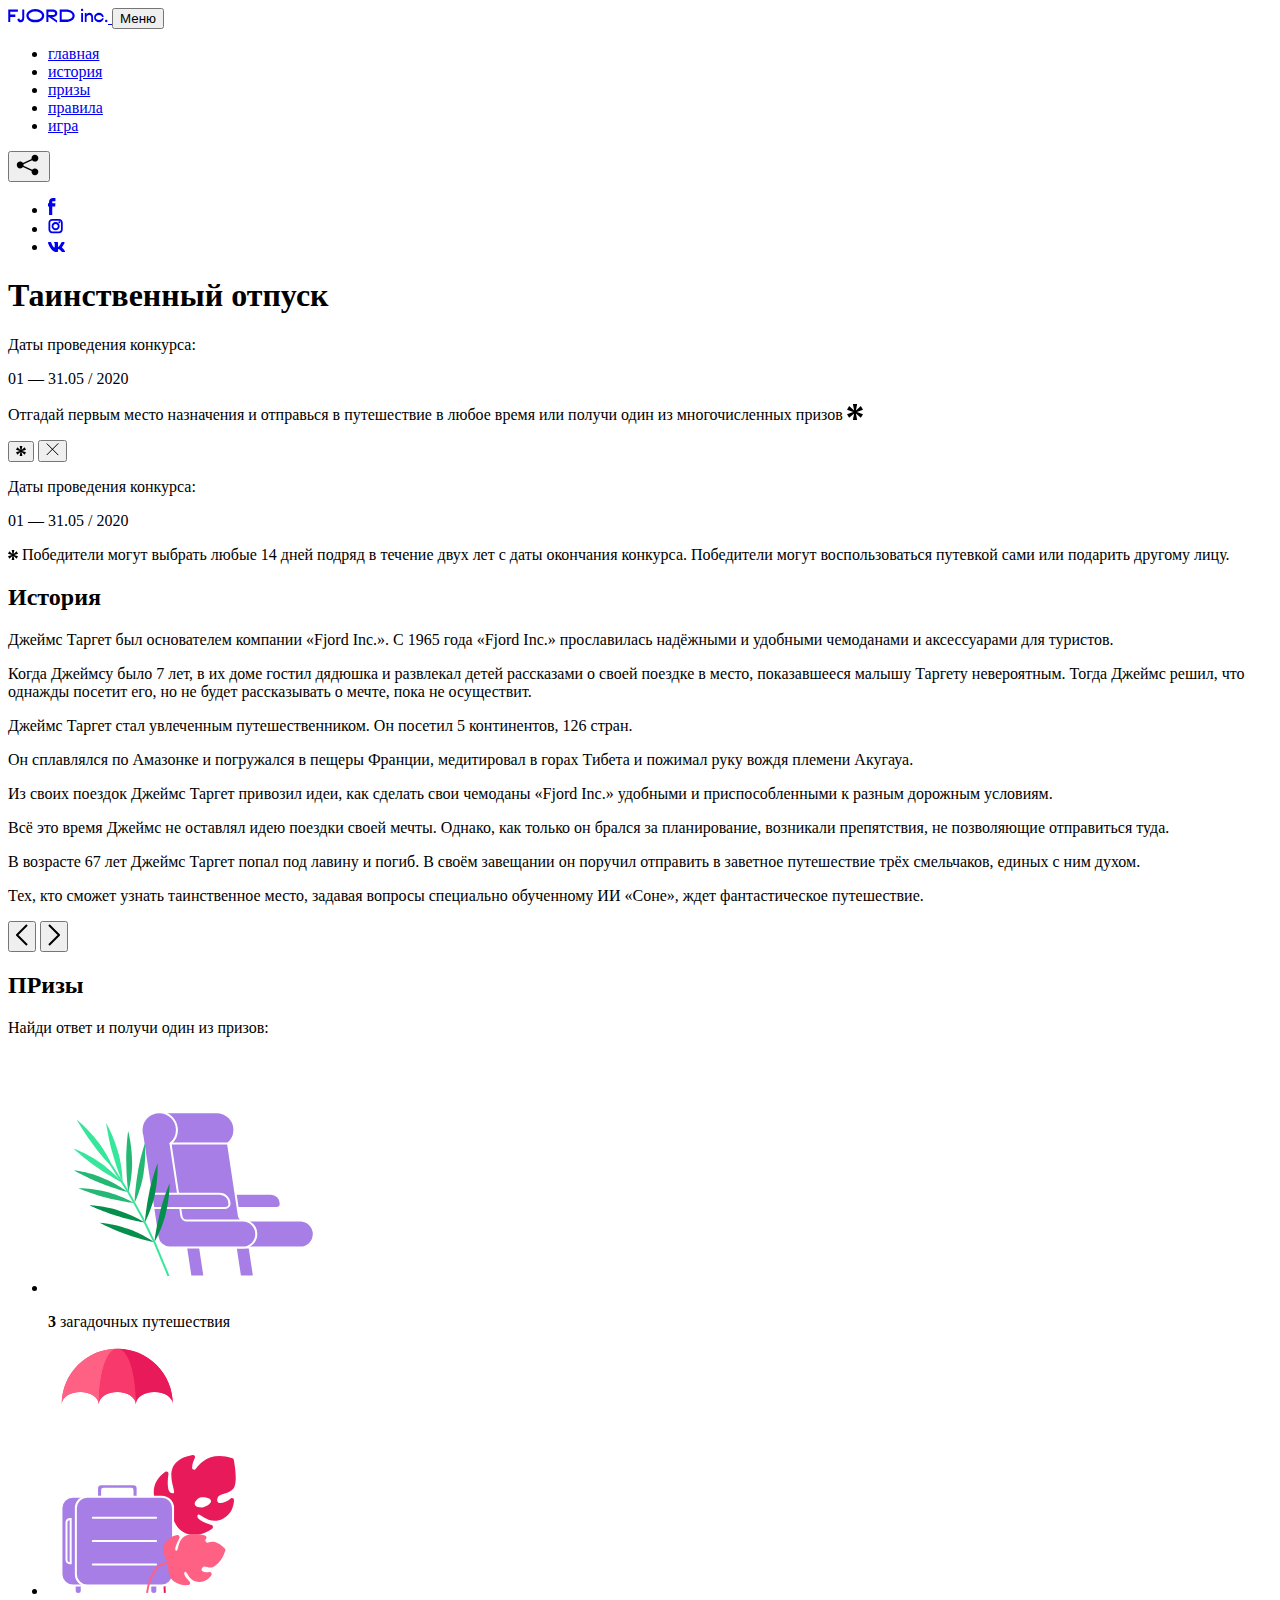
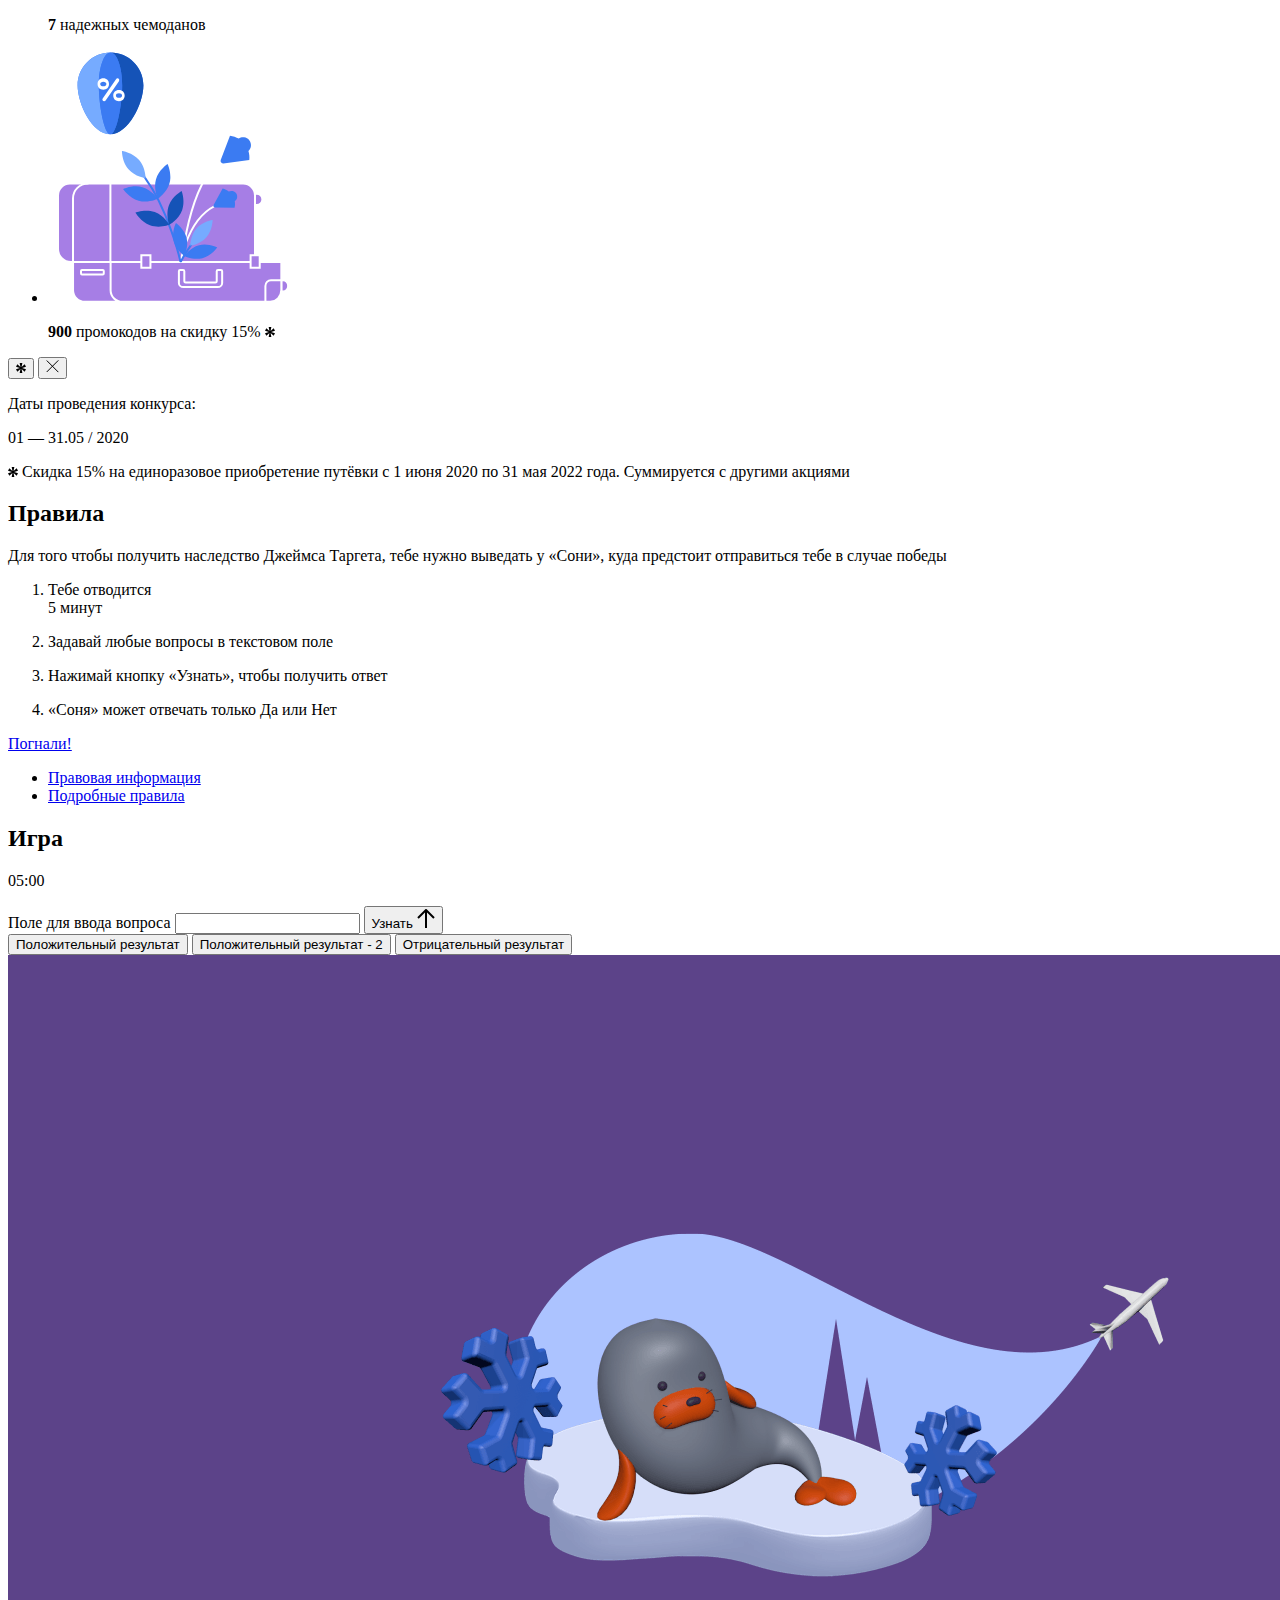
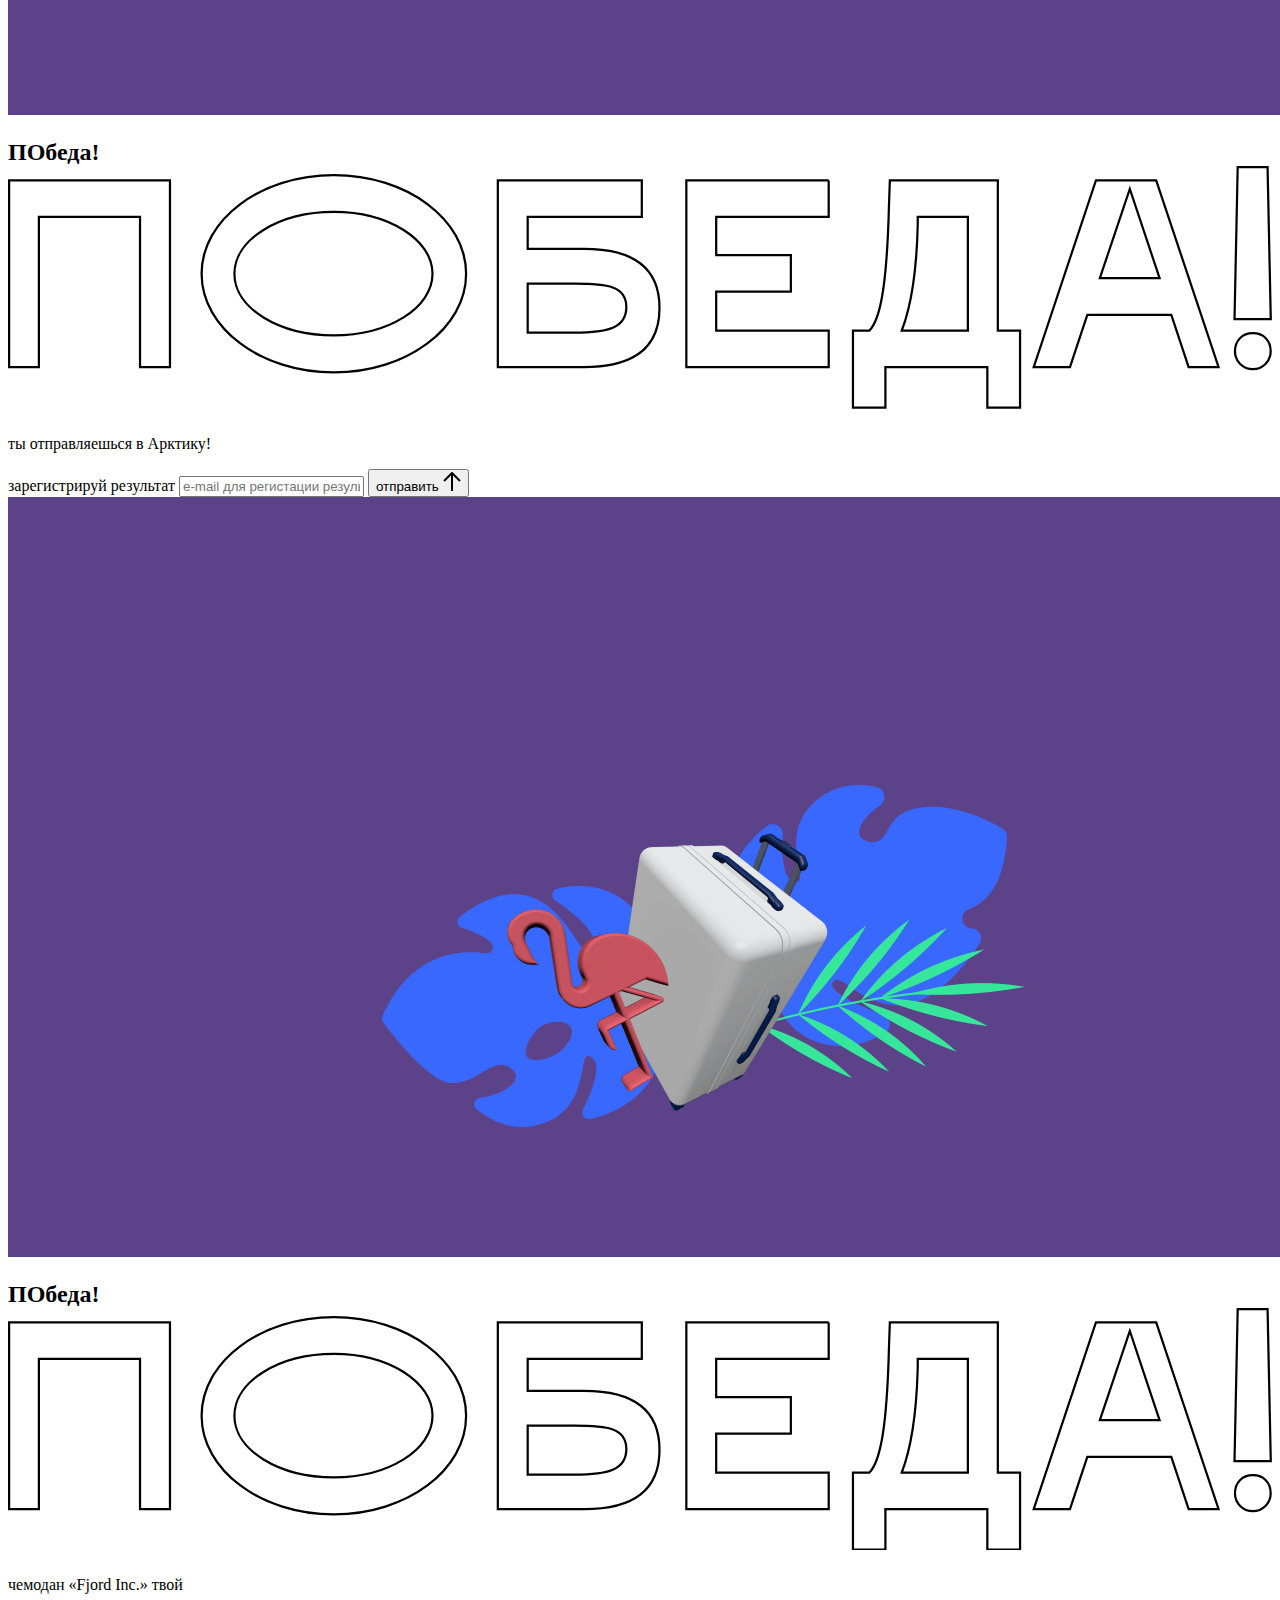
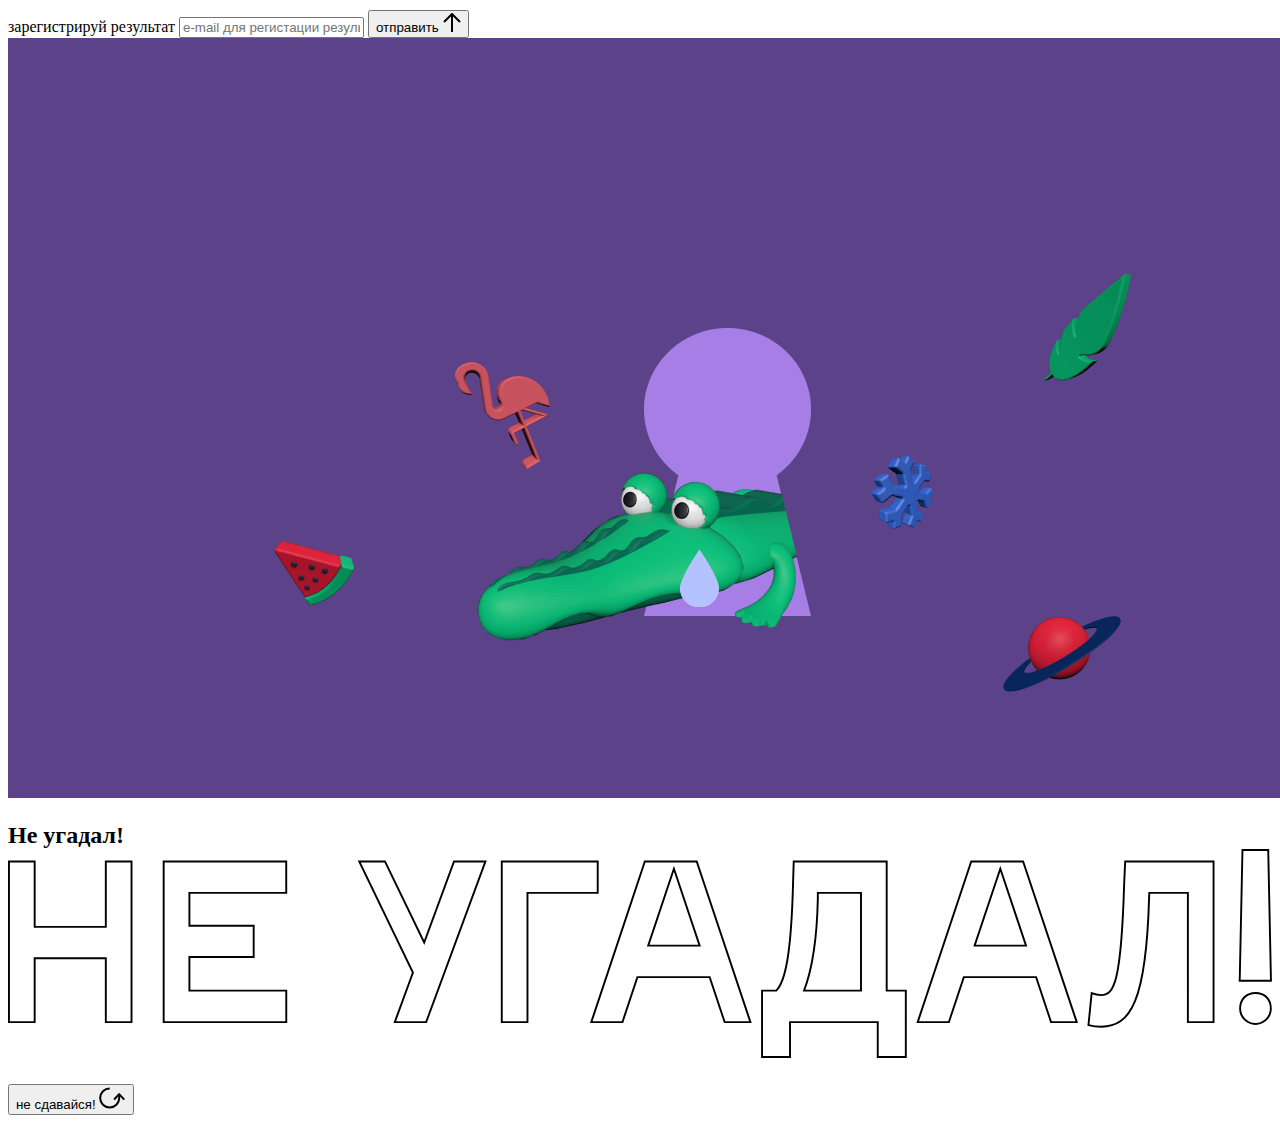
<file: source/index.html>
<!DOCTYPE html>
<html lang="ru">
<head>
  <meta charset="UTF-8">
  <meta name="description" content="">
  <meta name="viewport" content="width=device-width, initial-scale=1.0">
  <meta http-equiv="X-UA-Compatible" content="ie=edge">
  <title>Mysterious Vacation</title>
</head>
<body>

  <header class="page-header js-header">
    <div class="page-header__wrapper">
      <a href="#" class="page-header__logo" aria-label="Перейти на страницу FJORD.Inc">
        <svg width="100" height="15" viewBox="0 0 100 15" fill="none" xmlns="http://www.w3.org/2000/svg">
          <path d="M0.26 1.4V14H2.276V8.906H7.334V6.44H2.276V3.848H9.872V1.4H0.26ZM12.733 14.36C15.127 14.36 16.243 12.65 16.243 9.5V1.4H14.263V8.96C14.263 11.21 13.723 11.876 12.733 11.876C11.833 11.876 11.473 11.3 11.347 10.58L9.36702 10.94C9.63702 13.046 10.663 14.36 12.733 14.36ZM18.3918 7.7C18.3918 11.372 22.3878 14.36 27.3198 14.36C32.2518 14.36 36.2478 11.372 36.2478 7.7C36.2478 4.028 32.2518 1.04 27.3198 1.04C22.3878 1.04 18.3918 4.028 18.3918 7.7ZM20.6058 7.7C20.6058 5.378 23.6118 3.524 27.3198 3.524C30.9918 3.524 33.9798 5.378 33.9798 7.7C33.9798 10.004 30.9918 11.858 27.3198 11.858C23.6118 11.858 20.6058 10.004 20.6058 7.7ZM40.403 14V8.906H40.799L49.079 14.702V12.38L44.039 8.906H44.201C47.999 8.906 49.277 7.304 49.277 5.162C49.277 3.092 47.999 1.4 44.201 1.4H38.387V14H40.403ZM43.535 3.722C45.785 3.722 47.045 4.136 47.045 5.432C47.045 6.764 45.785 7.034 43.535 7.034H40.403V3.722H43.535ZM51.6936 1.382V14H57.8676C62.7456 14 66.7236 11.534 66.7236 7.7C66.7236 3.848 62.7456 1.382 57.8676 1.382H51.6936ZM53.7096 11.624V3.722H57.5436C61.5396 3.722 64.4916 5.018 64.4916 7.7C64.4916 10.238 61.5396 11.624 57.5436 11.624H53.7096ZM73.1832 14.018H74.9832V5H73.1832V14.018ZM72.9132 1.976C72.9132 2.57 73.3992 3.092 74.0832 3.092C74.7492 3.092 75.2352 2.57 75.2352 1.976C75.2352 1.382 74.7672 0.805999 74.0832 0.805999C73.3812 0.805999 72.9132 1.382 72.9132 1.976ZM76.7867 14H78.5687V9.104C78.7487 8.006 79.5947 6.962 81.0887 6.962C82.1147 6.962 83.2667 7.448 83.2667 9.554V14H85.0487V9.014C85.0487 6.152 83.2307 4.73 81.3587 4.73C79.9187 4.73 79.0727 5.558 78.5687 6.854V5H76.7867V14ZM90.9898 14.27C93.5098 14.27 95.3818 12.506 95.7238 10.328H94.0498C93.7258 11.3 92.6998 12.02 90.9898 12.02C88.8478 12.02 87.7678 10.922 87.7678 9.59C87.7678 8.24 88.8478 6.962 90.9898 6.962C92.7538 6.962 93.7978 7.844 94.0858 8.924H95.7418C95.4358 6.71 93.6178 4.73 90.9898 4.73C88.0918 4.73 86.1298 7.124 86.1298 9.59C86.1298 12.074 88.1278 14.27 90.9898 14.27ZM97.0693 12.938C97.0693 13.658 97.5553 14.144 98.2753 14.144C98.9953 14.144 99.4813 13.658 99.4813 12.938C99.4813 12.2 98.9953 11.714 98.2753 11.714C97.5553 11.714 97.0693 12.2 97.0693 12.938Z" fill="currentColor"/>
        </svg>
      </a>
      <button class="page-header__toggler js-menu-toggler" type="button" aria-label="Управление мобильным меню"><span>Меню</span></button>
      <nav class="page-header__nav">
        <div class="page-header__menu js-menu" id="menu">
          <ul>
            <li>
              <a class="js-menu-link active" href="#top" data-href="top">главная</a>
            </li>
            <li>
              <a class="js-menu-link" href="#story" data-href="story">история</a>
            </li>
            <li>
              <a class="js-menu-link" href="#prizes" data-href="prizes">призы</a>
            </li>
            <li>
              <a class="js-menu-link" href="#rules" data-href="rules">правила</a>
            </li>
            <li>
              <a class="js-menu-link" href="#game" data-href="game">игра</a>
            </li>
          </ul>
        </div>
        <div class="page-header__social">
          <div class="social-block js-social-block">
            <button class="social-block__toggler" aria-label="Управлять блоком с социальными кнопками">
              <svg width="26" height="22" viewBox="0 0 27 22" fill="none" xmlns="http://www.w3.org/2000/svg">
                <path d="M19.6721 7.43664C21.6273 7.43664 23.213 5.85095 23.213 3.89566C23.213 1.94037 21.6273 0.354675 19.6721 0.354675C17.7168 0.354675 16.1311 1.94037 16.1311 3.89566C16.1311 4.19968 16.1728 4.49178 16.2458 4.77345L7.21751 8.95527C6.57519 8.05214 5.52303 7.46049 4.33078 7.46049C2.37549 7.46049 0.789795 9.04618 0.789795 11.0015C0.789795 12.9568 2.37549 14.5425 4.33078 14.5425C5.52303 14.5425 6.57668 13.9508 7.21751 13.0477L16.2458 17.2295C16.1743 17.5112 16.1311 17.8033 16.1311 18.1073C16.1311 20.0626 17.7168 21.6483 19.6721 21.6483C21.6273 21.6483 23.213 20.0626 23.213 18.1073C23.213 16.152 21.6273 14.5663 19.6721 14.5663C18.4798 14.5663 17.4262 15.158 16.7853 16.0611L7.75701 11.8793C7.82854 11.5976 7.87176 11.3055 7.87176 11.0015C7.87176 10.6974 7.83003 10.4053 7.75701 10.1237L16.7853 5.94186C17.4262 6.84499 18.4783 7.43664 19.6721 7.43664Z" fill="currentColor"/>
              </svg>
            </button>
            <ul class="social-block__list">
              <li>
                <a class="social-block__link social-block__link--fb" href="#" aria-label="Мы на Facebook">
                  <svg width="8" height="17" viewBox="0 0 8 17" fill="none" xmlns="http://www.w3.org/2000/svg">
                    <path d="M4.24646 16.9899H1.09275L1.05793 8.49828H0V5.30707H1.05793V3.81124C1.05793 1.42084 2.57654 0 5.21735 0H7.41758V3.18585H5.30841C4.28262 3.18585 4.2478 3.48582 4.2478 4.24914V5.30707H7.42964L7.16716 8.49828H4.2478V16.9899H4.24646Z" fill="currentColor"/>
                  </svg>
                </a>
              </li>
              <li>
                <a class="social-block__link social-block__link--insta" href="#" aria-label="Мы в Instagram">
                  <svg width="15" height="15" viewBox="0 0 15 15" fill="none" xmlns="http://www.w3.org/2000/svg">
                    <path d="M11.0197 0H4.19806C2.14246 0 0.471191 1.66993 0.471191 3.72285V10.5499C0.471191 12.6082 2.14112 14.2727 4.19806 14.2727H11.0197C13.0753 14.2727 14.7466 12.6082 14.7466 10.5499V3.72285C14.7466 1.67127 13.0753 0 11.0197 0ZM11.0197 12.4849H4.19806C3.13076 12.4849 2.26432 11.6158 2.26432 10.5512V3.72419C2.26432 2.65956 3.13076 1.79715 4.19806 1.79715H11.0197C12.087 1.79715 12.9535 2.6609 12.9535 3.72419V10.5512C12.9535 11.6145 12.087 12.4849 11.0197 12.4849Z" fill="currentColor"/>
                    <path d="M7.60887 3.11084C5.38989 3.11084 3.58203 4.9187 3.58203 7.14036C3.58203 9.35532 5.38989 11.1645 7.60887 11.1645C9.83053 11.1645 11.6357 9.35666 11.6357 7.14036C11.6357 4.9187 9.83053 3.11084 7.60887 3.11084ZM7.60887 9.36871C6.37551 9.36871 5.37784 8.37372 5.37784 7.14036C5.37784 5.90699 6.37551 4.90665 7.60887 4.90665C8.83822 4.90665 9.84259 5.90833 9.84259 7.14036C9.84392 8.37238 8.83822 9.36871 7.60887 9.36871Z" fill="currentColor"/>
                    <path d="M11.3573 2.35962C10.8256 2.35962 10.3931 2.79752 10.3931 3.32381C10.3931 3.85546 10.8256 4.29336 11.3573 4.29336C11.8862 4.29336 12.3215 3.85546 12.3215 3.32381C12.3215 2.79752 11.8862 2.35962 11.3573 2.35962Z" fill="currentColor"/>
                  </svg>
                </a>
              </li>
              <li>
                <a class="social-block__link social-block__link--vk" href="#" aria-label="Мы ВКонтакте">
                  <svg width="17" height="10" viewBox="0 0 17 10" fill="none" xmlns="http://www.w3.org/2000/svg">
                    <path d="M14.1234 4.9002C14.1234 4.9002 16.3623 1.72708 16.5866 0.680242C16.6595 0.312285 16.4947 0.103188 16.1069 0.103188C16.1069 0.103188 14.8193 0.103188 14.168 0.103188C13.7235 0.103188 13.5587 0.293278 13.4235 0.579768C13.4235 0.579768 12.3724 2.82553 11.0969 4.24712C10.6861 4.70333 10.4781 4.84318 10.2511 4.84318C10.0646 4.84318 9.98625 4.6911 9.98625 4.27834V0.649016C9.98625 0.147997 9.92545 0.00135496 9.5066 0.00135496H6.39628C6.15578 0.00135496 6.0085 0.134417 6.0085 0.324506C6.0085 0.801084 6.73406 0.908351 6.73406 2.20231V4.87305C6.73406 5.40529 6.70569 5.61575 6.45303 5.61575C5.78016 5.61575 4.19528 3.30618 3.30623 0.678887C3.12923 0.145282 2.93737 0 2.43475 0H0.486409C0.205373 0 0 0.190085 0 0.476576C0 0.991172 0.60666 3.40801 2.99277 6.64358C4.59927 8.8201 6.70569 10 8.60269 10C9.76196 10 10.0416 9.80312 10.0416 9.31432V7.63883C10.0416 7.22607 10.2065 7.04956 10.4429 7.04956C10.7078 7.04956 11.1847 7.13238 12.2805 8.22268C13.5843 9.47862 13.6762 10 14.3896 10H16.5676C16.7919 10 17 9.89273 17 9.52342C17 9.02919 16.3623 8.15343 15.384 7.10659C14.9801 6.56755 14.3302 5.98914 14.1248 5.72301C13.8275 5.40801 13.9154 5.23014 14.1234 4.9002Z" fill="currentColor"/>
                  </svg>
                </a>
              </li>
            </ul>
          </div>
        </div>
      </nav>
    </div>
  </header>

  <main class="page-content">

    <section class="animation-screen"></section>

    <section class="screen screen--hidden screen--intro" id="top">
      <div class="screen__wrapper">
        <div class="intro">
          <h1 class="intro__title">Таинственный отпуск</h1>
          <div class="intro__content">
            <div class="intro__info">
              <p class="intro__label">Даты проведения конкурса:</p>
              <p class="intro__date">01 — 31.05 / 2020</p>
            </div>
            <div class="intro__message">
              <p>
                Отгадай первым место назначения и&nbsp;отправься в&nbsp;путешествие в&nbsp;любое время или получи один из многочисленных призов
                <svg width="16" height="16" viewBox="0 0 10 10" fill="none" xmlns="http://www.w3.org/2000/svg">
                  <path d="M0 6.35337L3.90271 4.99012L0 3.64663L1.34615 1.32374L4.44287 4.01073L3.67364 0H6.34615L5.57692 4.01073L8.65385 1.32374L10 3.64663L6.13405 4.99012L10 6.35337L8.65385 8.65651L5.57692 5.98927L6.34615 10H3.67364L4.44287 5.96952L1.34615 8.65651L0 6.35337Z" fill="currentColor"/>
                </svg>
              </p>
            </div>
          </div>
        </div>
      </div>
      <div class="screen__footer js-footer">
        <button class="screen__footer-enlarge js-footer-toggler" type="button" aria-label="Показать сообщение">
          <svg width="10" height="10" viewBox="0 0 10 10" fill="none" xmlns="http://www.w3.org/2000/svg">
            <path d="M0 6.35337L3.90271 4.99012L0 3.64663L1.34615 1.32374L4.44287 4.01073L3.67364 0H6.34615L5.57692 4.01073L8.65385 1.32374L10 3.64663L6.13405 4.99012L10 6.35337L8.65385 8.65651L5.57692 5.98927L6.34615 10H3.67364L4.44287 5.96952L1.34615 8.65651L0 6.35337Z" fill="currentColor"/>
          </svg>
        </button>
        <button class="screen__footer-collapse js-footer-toggler" type="button" aria-label="Скрыть сообщение">
          <svg width="13" height="13" viewBox="0 0 13 13" fill="none" xmlns="http://www.w3.org/2000/svg">
            <line x1="12.3536" y1="0.353553" x2="0.738349" y2="11.9688" stroke="currentColor"/>
            <line x1="0.738319" y1="0.539925" x2="12.3535" y2="12.1551" stroke="currentColor"/>
          </svg>
        </button>
        <div class="screen__footer-wrapper">
          <div class="screen__footer-announce">
            <p class="screen__footer-label">Даты проведения конкурса:</p>
            <p class="screen__footer-date">01 — 31.05 / 2020</p>
          </div>
          <div class="screen__footer-note">
            <p>
              <svg width="10" height="10" viewBox="0 0 10 10" fill="none" xmlns="http://www.w3.org/2000/svg">
                <path d="M0 6.35337L3.90271 4.99012L0 3.64663L1.34615 1.32374L4.44287 4.01073L3.67364 0H6.34615L5.57692 4.01073L8.65385 1.32374L10 3.64663L6.13405 4.99012L10 6.35337L8.65385 8.65651L5.57692 5.98927L6.34615 10H3.67364L4.44287 5.96952L1.34615 8.65651L0 6.35337Z" fill="currentColor"/>
              </svg>
              <span>Победители могут выбрать любые 14 дней подряд в&nbsp;течение двух лет с&nbsp;даты окончания конкурса. Победители могут воспользоваться путевкой сами или подарить другому лицу.</span>
            </p>
          </div>
        </div>
      </div>
    </section>

    <section class="screen screen--hidden screen--story" id="story">

      <div class="slider swiper-container js-slider">

        <div class="swiper-wrapper">

          <div class="slider__item swiper-slide">
            <h2 class="slider__item-title">История</h2>
            <p class="slider__item-text">Джеймс Таргет был основателем компании &laquo;Fjord Inc.&raquo;. С&nbsp;1965 года &laquo;Fjord Inc.&raquo; прославилась надёжными и&nbsp;удобными чемоданами и&nbsp;аксессуарами для туристов.</p>
          </div>

          <div class="slider__item swiper-slide">
            <p class="slider__item-text">Когда Джеймсу было 7&nbsp;лет, в&nbsp;их&nbsp;доме гостил дядюшка и&nbsp;развлекал детей рассказами о&nbsp;своей поездке в&nbsp;место, показавшееся малышу Таргету невероятным. Тогда Джеймс решил, что однажды посетит его, но&nbsp;не&nbsp;будет рассказывать о&nbsp;мечте, пока не&nbsp;осуществит.</p>
          </div>

          <div class="slider__item swiper-slide">
            <p class="slider__item-text">Джеймс Таргет стал увлеченным путешественником. Он&nbsp;посетил 5&nbsp;континентов, 126&nbsp;стран.</p>
          </div>

          <div class="slider__item swiper-slide">
            <p class="slider__item-text">Он&nbsp;сплавлялся по&nbsp;Амазонке и&nbsp;погружался в&nbsp;пещеры Франции, медитировал в&nbsp;горах Тибета и&nbsp;пожимал руку вождя племени Акугауа.</p>
          </div>

          <div class="slider__item swiper-slide">
            <p class="slider__item-text">Из&nbsp;своих поездок Джеймс Таргет привозил идеи, как сделать свои чемоданы &laquo;Fjord Inc.&raquo; удобными и&nbsp;приспособленными к&nbsp;разным дорожным условиям.</p>
          </div>

          <div class="slider__item swiper-slide">
            <p class="slider__item-text">Всё это время Джеймс не&nbsp;оставлял идею поездки своей мечты. Однако, как только он&nbsp;брался за&nbsp;планирование, возникали препятствия, не&nbsp;позволяющие отправиться туда.</p>
          </div>

          <div class="slider__item swiper-slide">
            <p class="slider__item-text">В&nbsp;возрасте 67&nbsp;лет Джеймс Таргет попал под лавину и&nbsp;погиб. В&nbsp;своём завещании он&nbsp;поручил отправить в&nbsp;заветное путешествие трёх смельчаков, единых с&nbsp;ним духом.</p>
          </div>

          <div class="slider__item swiper-slide">
            <p class="slider__item-text">Тех, кто сможет узнать таинственное место, задавая вопросы специально обученному ИИ&nbsp;&laquo;Соне&raquo;, ждет фантастическое путешествие.</p>
          </div>
        </div>
        <div class="slider__controls">
          <button class="slider__control slider__control--prev js-control-prev" type="button" aria-label="Показать предыдущую историю">
            <svg width="12" height="22" viewBox="0 0 12 22" fill="none" xmlns="http://www.w3.org/2000/svg">
              <path d="M11 1L1 11L11 21" stroke="currentColor" stroke-width="2" stroke-linejoin="round"/>
            </svg>
          </button>
          <button class="slider__control slider__control--next js-control-next" type="button" aria-label="Показать следующую историю">
            <svg width="12" height="22" viewBox="0 0 12 22" fill="none" xmlns="http://www.w3.org/2000/svg">
              <path d="M1 1L11 11L1 21" stroke="currentColor" stroke-width="2" stroke-linejoin="round"/>
            </svg>
          </button>
        </div>
        <div class="slider__pagination swiper-pagination"></div>
      </div>
    </section>

    <section class="screen screen--hidden screen--prizes" id="prizes">
      <div class="screen__wrapper">
        <div class="prizes">
          <h2 class="prizes__title">ПРизы</h2>
          <div class="prizes__lead">
            <p>Найди ответ и&nbsp;получи один из&nbsp;призов:</p>
          </div>
          <ul class="prizes__list">
            <li class="prizes__item prizes__item--journeys">
              <div class="prizes__icon">
                <picture>
                  <source srcset="img/prize1-mob.svg" media="(orientation: portrait)">
                  <img src="img/prize1.svg" alt="">
                </picture>
              </div>
              <p class="prizes__desc">
                <b>3</b>
                <span>загадочных путешествия</span>
              </p>
            </li>
            <li class="prizes__item prizes__item--cases">
              <div class="prizes__icon">
                <picture>
                  <source srcset="img/prize2-mob.svg" media="(orientation: portrait)">
                  <img src="img/prize2.svg" alt="">
                </picture>
              </div>
              <p class="prizes__desc">
                <b>7</b>
                <span>надежных чемоданов</span>
              </p>
            </li>
            <li class="prizes__item prizes__item--codes">
              <div class="prizes__icon">
                <picture>
                  <source srcset="img/prize3-mob.svg" media="(orientation: portrait)">
                  <img src="img/prize3.svg" alt="">
                </picture>
              </div>
              <p class="prizes__desc">
                <b>900</b>
                <span>
                  промокодов на&nbsp;скидку 15%
                  <svg width="10" height="10" viewBox="0 0 10 10" fill="none" xmlns="http://www.w3.org/2000/svg">
                    <path d="M0 6.35337L3.90271 4.99012L0 3.64663L1.34615 1.32374L4.44287 4.01073L3.67364 0H6.34615L5.57692 4.01073L8.65385 1.32374L10 3.64663L6.13405 4.99012L10 6.35337L8.65385 8.65651L5.57692 5.98927L6.34615 10H3.67364L4.44287 5.96952L1.34615 8.65651L0 6.35337Z" fill="currentColor"/>
                  </svg>
                </span>
              </p>
            </li>
          </ul>
        </div>
      </div>
      <div class="screen__footer js-footer">
        <button class="screen__footer-enlarge js-footer-toggler" type="button" aria-label="Показать сообщение">
          <svg width="10" height="10" viewBox="0 0 10 10" fill="none" xmlns="http://www.w3.org/2000/svg">
            <path d="M0 6.35337L3.90271 4.99012L0 3.64663L1.34615 1.32374L4.44287 4.01073L3.67364 0H6.34615L5.57692 4.01073L8.65385 1.32374L10 3.64663L6.13405 4.99012L10 6.35337L8.65385 8.65651L5.57692 5.98927L6.34615 10H3.67364L4.44287 5.96952L1.34615 8.65651L0 6.35337Z" fill="currentColor"/>
          </svg>
        </button>
        <button class="screen__footer-collapse js-footer-toggler" type="button" aria-label="Скрыть сообщение">
          <svg width="13" height="13" viewBox="0 0 13 13" fill="none" xmlns="http://www.w3.org/2000/svg">
            <line x1="12.3536" y1="0.353553" x2="0.738349" y2="11.9688" stroke="currentColor"/>
            <line x1="0.738319" y1="0.539925" x2="12.3535" y2="12.1551" stroke="currentColor"/>
          </svg>
        </button>
        <div class="screen__footer-wrapper">
          <div class="screen__footer-announce">
            <p class="screen__footer-label">Даты проведения конкурса:</p>
            <p class="screen__footer-date">01 — 31.05 / 2020</p>
          </div>
          <div class="screen__footer-note">
            <p>
              <svg width="10" height="10" viewBox="0 0 10 10" fill="none" xmlns="http://www.w3.org/2000/svg">
                <path d="M0 6.35337L3.90271 4.99012L0 3.64663L1.34615 1.32374L4.44287 4.01073L3.67364 0H6.34615L5.57692 4.01073L8.65385 1.32374L10 3.64663L6.13405 4.99012L10 6.35337L8.65385 8.65651L5.57692 5.98927L6.34615 10H3.67364L4.44287 5.96952L1.34615 8.65651L0 6.35337Z" fill="currentColor"/>
              </svg>
              <span>Скидка&nbsp;15% на&nbsp;единоразовое приобретение путёвки с&nbsp;1&nbsp;июня 2020 по&nbsp;31&nbsp;мая 2022&nbsp;года. Суммируется с&nbsp;другими акциями</span>
            </p>
          </div>
        </div>
      </div>
    </section>

    <section class="screen screen--hidden screen--rules" id="rules">
      <div class="screen__wrapper">
        <div class="rules">
          <h2 class="rules__title">Правила</h2>
          <div class="rules__lead">
            <p>Для того чтобы получить наследство Джеймса Таргета, тебе нужно выведать у&nbsp;&laquo;Сони&raquo;, куда предстоит отправиться тебе в&nbsp;случае победы</p>
          </div>
          <ol class="rules__list">
            <li class="rules__item">
              <p>Тебе отводится <br>5&nbsp;минут</p>
            </li>
            <li class="rules__item">
              <p>Задавай любые вопросы в&nbsp;текстовом поле</p>
            </li>
            <li class="rules__item">
              <p>Нажимай кнопку &laquo;Узнать&raquo;, чтобы получить ответ</p>
            </li>
            <li class="rules__item">
              <p>&laquo;Соня&raquo; может отвечать только&nbsp;Да или Нет</p>
            </li>
          </ol>
          <a href="#game" class="rules__link btn">Погнали!</a>
        </div>
      </div>
      <div class="screen__disclaimer">
        <div class="disclaimer">
          <ul>
            <li>
              <a href="#">Правовая информация</a>
            </li>
            <li>
              <a href="#">Подробные правила</a>
            </li>
          </ul>
        </div>
      </div>
    </section>

    <section class="screen screen--hidden screen--game" id="game">
      <div class="screen__wrapper">
        <div class="game">
          <div class="game__header">
            <h2 class="game__title">Игра</h2>
            <div class="game__counter">
              <span>05</span>:<span>00</span>
            </div>
          </div>
          <div class="game__body">
            <div class="chat">
              <div class="chat__body js-chat">
                <ul class="chat__list" id="messages"></ul>
              </div>
              <div class="chat__footer">
                <form action="#" method="post" class="form" id="message-form">
                  <label for="message-field" class="visually-hidden">Поле для ввода вопроса</label>
                  <input type="text" class="form__field" id="message-field">
                  <button class="form__button btn">
                    Узнать
                    <svg width="18" height="19" viewBox="0 0 18 19" fill="none" xmlns="http://www.w3.org/2000/svg">
                      <path stroke="currentColor" stroke-width="2" d="M9 19V1"/>
                      <path d="M1 9l8-8 8 8" stroke="currentColor" stroke-width="2" stroke-linejoin="round"/>
                    </svg>
                  </button>
                </form>
              </div>
            </div>
          </div>
          <!-- временные кнопки для показа результата -->
          <div class="game__buttons">
            <button class="game__button btn js-show-result" type="button" data-target="result">Положительный результат</button>
            <button class="game__button btn js-show-result" type="button" data-target="result2">Положительный результат - 2</button>
            <button class="game__button btn js-show-result" type="button" data-target="result3">Отрицательный результат</button>
          </div>
        </div>
      </div>
    </section>

    <section class="screen screen--hidden screen--result" id="result">
      <div class="screen__wrapper">
        <div class="result result--trip">
          <div class="result__image">
            <picture>
              <source srcset="img/result1-mob.png 1x, img/result1-mob@2x.png 2x" media="(max-width: 768px) and (orientation: portrait)">
              <img src="img/result1.png" srcset="img/result1@2x.png 2x" alt="">
            </picture>
          </div>
          <h2 class="result__title">
            <span class="visually-hidden">ПОбеда!</span>
            <svg xmlns="http://www.w3.org/2000/svg" viewBox="0 0 568.85 109.24">
              <path d="M16,24.44V92H2.6V8H75V92H61.52V24.44H16Z" transform="translate(-2.1 -1.5)" fill="none" stroke="currentColor"/>
              <path
                d="M148.76,5.6c32.88,0,59.52,19.92,59.52,44.4s-26.64,44.4-59.52,44.4S89.24,74.48,89.24,50,115.88,5.6,148.76,5.6Zm0,72.12c24.48,0,44.4-12.36,44.4-27.72s-19.92-27.84-44.4-27.84C124,22.16,104,34.52,104,50S124,77.72,148.76,77.72Z"
                transform="translate(-2.1 -1.5)" fill="none" stroke="currentColor"/>
              <path
                d="M287.36,8V24.44H236v14.4h25.32c25.44,0,34,11.16,34,26.52,0,15.6-8.52,26.64-34,26.64H222.56V8h64.8ZM256.88,76.52c15.12,0,23.52-2,23.52-11.52S272,54.44,256.88,54.44H236V76.52h20.88Z"
                transform="translate(-2.1 -1.5)" fill="none" stroke="currentColor"/>
              <path d="M371.47,8V24.44H320.84V41.6h33.6V58h-33.6V75.56h50.64V92H307.4V8h64.08Z" transform="translate(-2.1 -1.5)"
                    fill="none" stroke="currentColor"/>
              <path
                d="M382.39,110.24V75.56h7.44c4.56-4.68,7.8-18.36,8.76-56L399,8h48.6V75.56h10v34.68H442.87V92H397v18.24H382.39Zm51.72-34.68V24.44H411.55v3.12c-0.48,22.44-3.24,37.68-7.2,48h29.76Z"
                transform="translate(-2.1 -1.5)" fill="none" stroke="currentColor"/>
              <path
                d="M463.75,92l28-84h27.12l28.08,84H533.47l-7.8-23.52h-37.8L480.07,92H463.75Zm56.64-40L507,11.84,493.51,52h26.88Z"
                transform="translate(-2.1 -1.5)" fill="none" stroke="currentColor"/>
              <path
                d="M554.12,70.4L555.55,2H569l1.44,68.4H554.12Zm8.28,6.36c4.8,0,8,3.24,8,8.16a8,8,0,1,1-16.08,0C554.35,80,557.59,76.76,562.39,76.76Z"
                transform="translate(-2.1 -1.5)" fill="none" stroke="currentColor"/>
            </svg>
          </h2>
          <div class="result__text">
            <p>ты&nbsp;отправляешься в&nbsp;Арктику!</p>
          </div>
          <div class="result__form">
            <form action="#" method="post" class="form form--result">
              <label for="email-field" class="form__label">зарегистрируй результат</label>
              <input type="email" class="form__field" id="email-field" placeholder="e-mail для регистации результата и получения приза" required>
              <button class="form__button btn">
                отправить
                <svg width="18" height="19" viewBox="0 0 18 19" fill="none" xmlns="http://www.w3.org/2000/svg">
                  <path stroke="currentColor" stroke-width="2" d="M9 19V1"/>
                  <path d="M1 9l8-8 8 8" stroke="currentColor" stroke-width="2" stroke-linejoin="round"/>
                </svg>
              </button>
            </form>
          </div>
        </div>
      </div>
    </section>

    <section class="screen screen--hidden screen--result" id="result2">
      <div class="screen__wrapper">
        <div class="result result--prize">
          <div class="result__image">
            <picture>
              <source srcset="img/result2-mob.png 1x, img/result2-mob@2x.png 2x" media="(max-width: 768px) and (orientation: portrait)">
              <img src="img/result2.png" srcset="img/result2@2x.png 2x" alt="">
            </picture>
          </div>
          <h2 class="result__title">
            <span class="visually-hidden">ПОбеда!</span>
            <svg xmlns="http://www.w3.org/2000/svg" viewBox="0 0 568.85 109.24">
              <path d="M16,24.44V92H2.6V8H75V92H61.52V24.44H16Z" transform="translate(-2.1 -1.5)" fill="none" stroke="currentColor"/>
              <path
                d="M148.76,5.6c32.88,0,59.52,19.92,59.52,44.4s-26.64,44.4-59.52,44.4S89.24,74.48,89.24,50,115.88,5.6,148.76,5.6Zm0,72.12c24.48,0,44.4-12.36,44.4-27.72s-19.92-27.84-44.4-27.84C124,22.16,104,34.52,104,50S124,77.72,148.76,77.72Z"
                transform="translate(-2.1 -1.5)" fill="none" stroke="currentColor"/>
              <path
                d="M287.36,8V24.44H236v14.4h25.32c25.44,0,34,11.16,34,26.52,0,15.6-8.52,26.64-34,26.64H222.56V8h64.8ZM256.88,76.52c15.12,0,23.52-2,23.52-11.52S272,54.44,256.88,54.44H236V76.52h20.88Z"
                transform="translate(-2.1 -1.5)" fill="none" stroke="currentColor"/>
              <path d="M371.47,8V24.44H320.84V41.6h33.6V58h-33.6V75.56h50.64V92H307.4V8h64.08Z" transform="translate(-2.1 -1.5)"
                    fill="none" stroke="currentColor"/>
              <path
                d="M382.39,110.24V75.56h7.44c4.56-4.68,7.8-18.36,8.76-56L399,8h48.6V75.56h10v34.68H442.87V92H397v18.24H382.39Zm51.72-34.68V24.44H411.55v3.12c-0.48,22.44-3.24,37.68-7.2,48h29.76Z"
                transform="translate(-2.1 -1.5)" fill="none" stroke="currentColor"/>
              <path
                d="M463.75,92l28-84h27.12l28.08,84H533.47l-7.8-23.52h-37.8L480.07,92H463.75Zm56.64-40L507,11.84,493.51,52h26.88Z"
                transform="translate(-2.1 -1.5)" fill="none" stroke="currentColor"/>
              <path
                d="M554.12,70.4L555.55,2H569l1.44,68.4H554.12Zm8.28,6.36c4.8,0,8,3.24,8,8.16a8,8,0,1,1-16.08,0C554.35,80,557.59,76.76,562.39,76.76Z"
                transform="translate(-2.1 -1.5)" fill="none" stroke="currentColor"/>
            </svg>
          </h2>
          <div class="result__text">
            <p>чемодан &laquo;Fjord&nbsp;Inc.&raquo;&nbsp;твой</p>
          </div>
          <div class="result__form">
            <form action="#" method="post" class="form form--result">
              <label for="email-field2" class="form__label">зарегистрируй результат</label>
              <input type="email" class="form__field" id="email-field2" placeholder="e-mail для регистации результата и получения приза" required>
              <button class="form__button btn">
                отправить
                <svg width="18" height="19" viewBox="0 0 18 19" fill="none" xmlns="http://www.w3.org/2000/svg">
                  <path stroke="currentColor" stroke-width="2" d="M9 19V1"/>
                  <path d="M1 9l8-8 8 8" stroke="currentColor" stroke-width="2" stroke-linejoin="round"/>
                </svg>
              </button>
            </form>
          </div>
        </div>
      </div>
    </section>

    <section class="screen screen--hidden screen--result" id="result3">
      <div class="screen__wrapper">
        <div class="result result--negative">
          <div class="result__image">
            <picture>
              <source srcset="img/result3-mob.png 1x, img/result3-mob@2x.png 2x" media="(max-width: 768px) and (orientation: portrait)">
              <img src="img/result3.png" srcset="img/result3@2x.png 2x" alt="">
            </picture>
          </div>
          <h2 class="result__title">
            <span class="visually-hidden">Не угадал!</span>
            <svg xmlns="http://www.w3.org/2000/svg" viewBox="0 0 660.77 109.24">
              <path d="M2.66,92V8H16.1V42.2H53.3V8H66.74V92H53.3V58.64H16.1V92H2.66Z" transform="translate(-2.16 -1.5)"
                    fill="none" stroke="currentColor"/>
              <path d="M147.62,8V24.44H97V41.6h33.6V58H97V75.56h50.64V92H83.54V8h64.08Z" transform="translate(-2.16 -1.5)"
                    fill="none" stroke="currentColor"/>
              <path d="M199.22,8l20.52,42.36L235.34,8h16.44l-31,84H204.38l9.48-25.92L185.78,8h13.44Z"
                    transform="translate(-2.16 -1.5)" fill="none" stroke="currentColor"/>
              <path d="M273.74,24.44V92H260.3V8h50.16V24.44H273.74Z" transform="translate(-2.16 -1.5)" fill="none"
                    stroke="currentColor"/>
              <path
                d="M307.1,92l28-84h27.12l28.08,84H376.82L369,68.48h-37.8L323.42,92H307.1Zm56.64-40L350.3,11.84,336.86,52h26.88Z"
                transform="translate(-2.16 -1.5)" fill="none" stroke="currentColor"/>
              <path
                d="M396.38,110.24V75.56h7.44c4.56-4.68,7.8-18.36,8.76-56L412.94,8h48.6V75.56h10v34.68H456.86V92H411v18.24H396.38ZM448.1,75.56V24.44H425.54v3.12c-0.48,22.44-3.24,37.68-7.2,48H448.1Z"
                transform="translate(-2.16 -1.5)" fill="none" stroke="currentColor"/>
              <path
                d="M477.74,92l28-84h27.12L560.9,92H547.46l-7.8-23.52h-37.8L494.06,92H477.74Zm56.64-40-13.44-40.2L507.5,52h26.88Z"
                transform="translate(-2.16 -1.5)" fill="none" stroke="currentColor"/>
              <path
                d="M568.7,76.88a13.77,13.77,0,0,0,5,1c6.6,0,10.44-6.24,12-58.32L586.22,8h46.2V92H619V24.44H598.82l-0.12,3.12C597.14,81,589,94.4,573.74,94.4a28.55,28.55,0,0,1-6.72-.84Z"
                transform="translate(-2.16 -1.5)" fill="none" stroke="currentColor"/>
              <path
                d="M646.1,70.4L647.54,2H661l1.44,68.4H646.1Zm8.28,6.36c4.8,0,8,3.24,8,8.16a8,8,0,0,1-16.08,0C646.34,80,649.58,76.76,654.38,76.76Z"
                transform="translate(-2.16 -1.5)" fill="none" stroke="currentColor"/>
            </svg>
          </h2>
          <button class="result__button js-play" type="button">
            не сдавайся!
            <span>
              <svg width="27" height="22" viewBox="0 0 27 22" fill="none" xmlns="http://www.w3.org/2000/svg">
                <path d="M10.6899 1.47998C5.42992 1.47998 1.16992 5.73998 1.16992 11C1.16992 16.26 5.42992 20.52 10.6899 20.52C15.9499 20.52 20.2099 16.26 20.2099 11V7.13998" stroke="currentColor" stroke-width="2" stroke-miterlimit="10"/>
                <path d="M15.1099 12.5099L20.1499 7.13989L25.3099 12.6299" stroke="currentColor" stroke-width="2" stroke-miterlimit="10" stroke-linejoin="round"/>
              </svg>
            </span>
          </button>
        </div>
      </div>
    </section>

    <div class="background-layer background-layer_initial"></div>

  </main>

</body>
</html>
</file>
